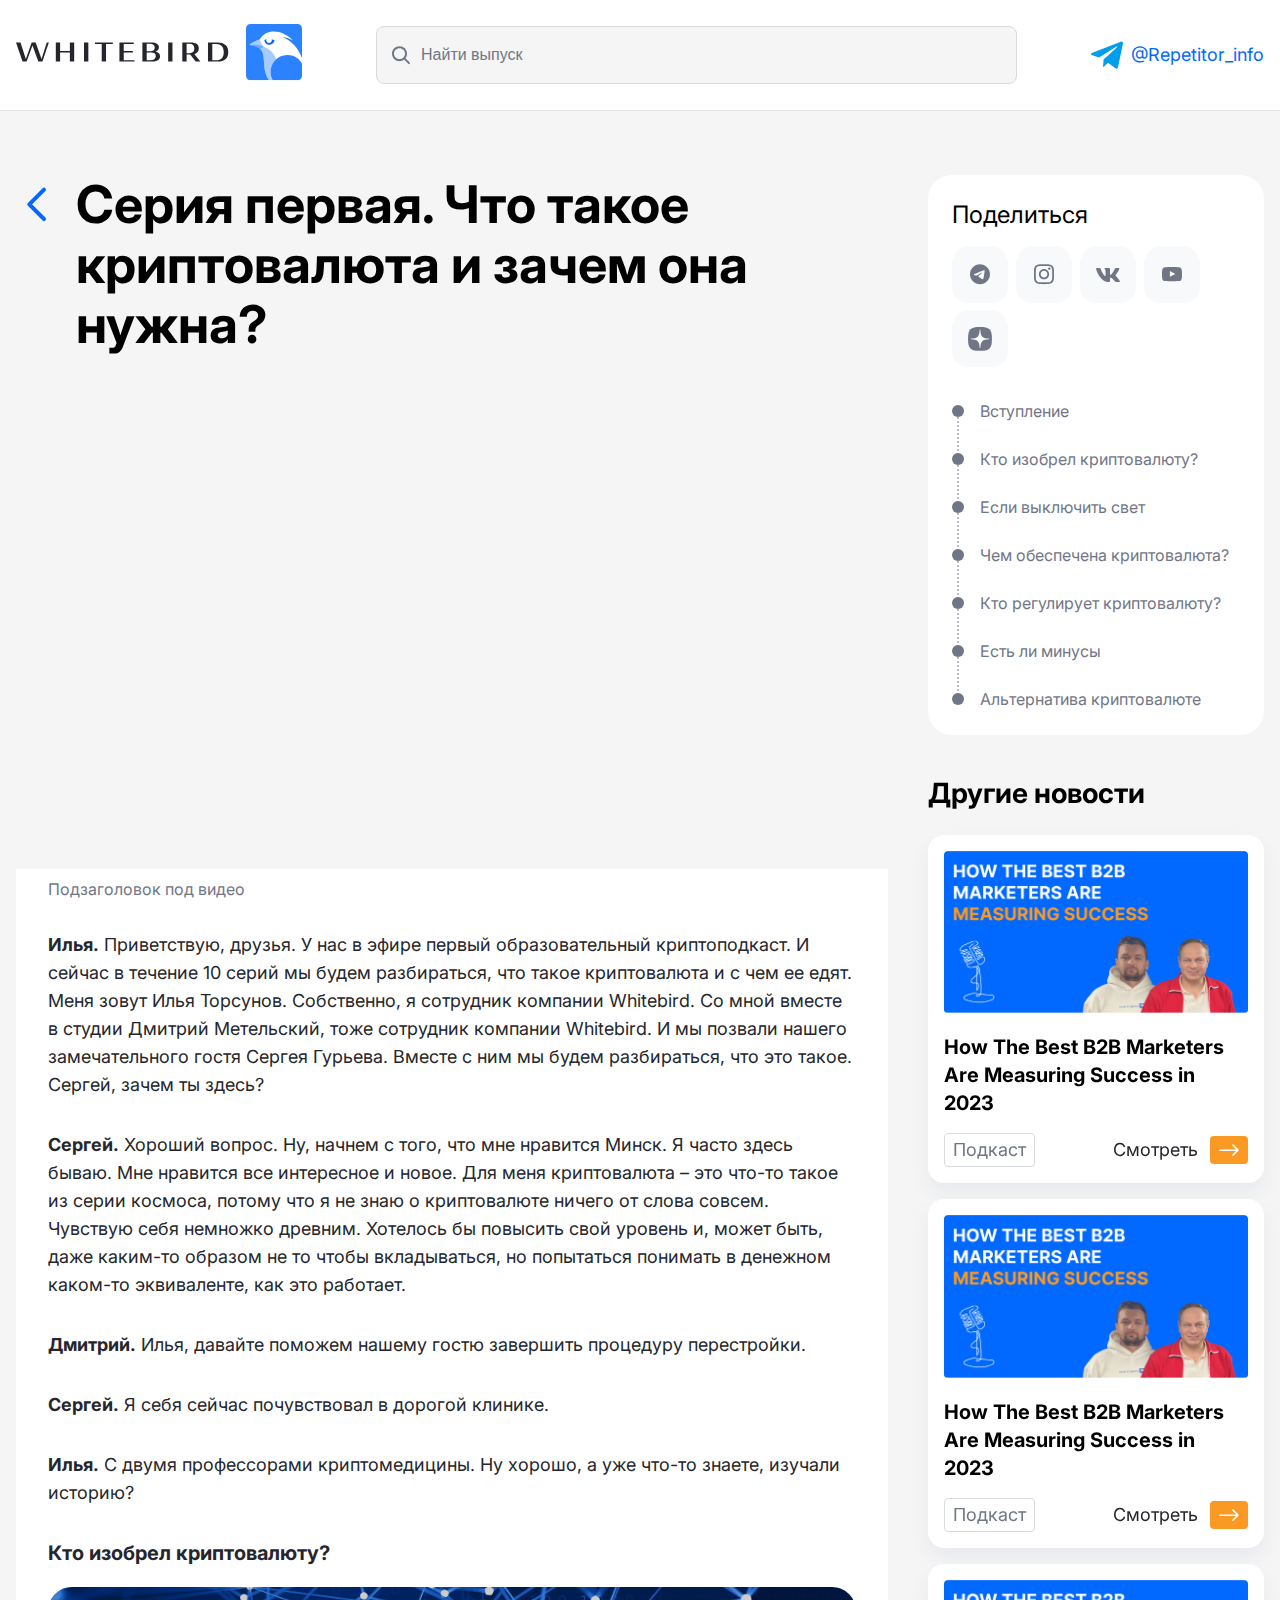
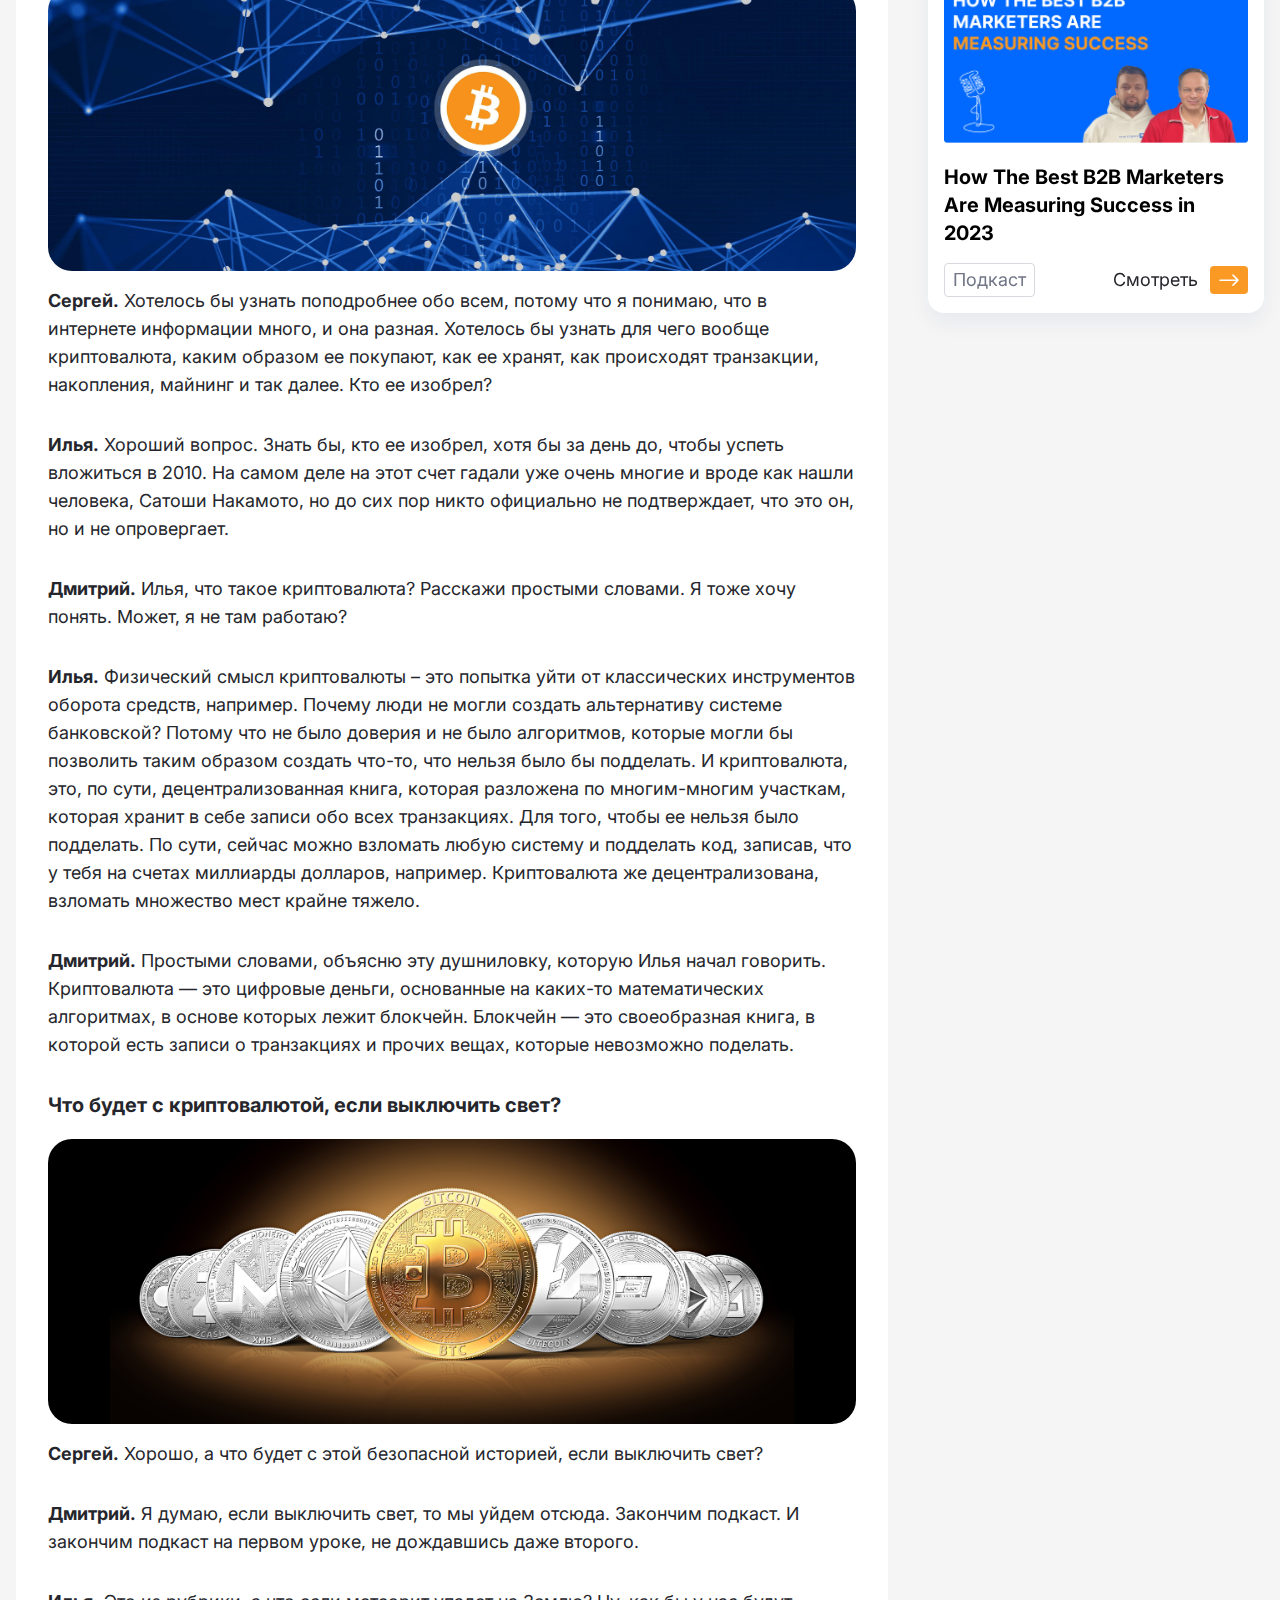
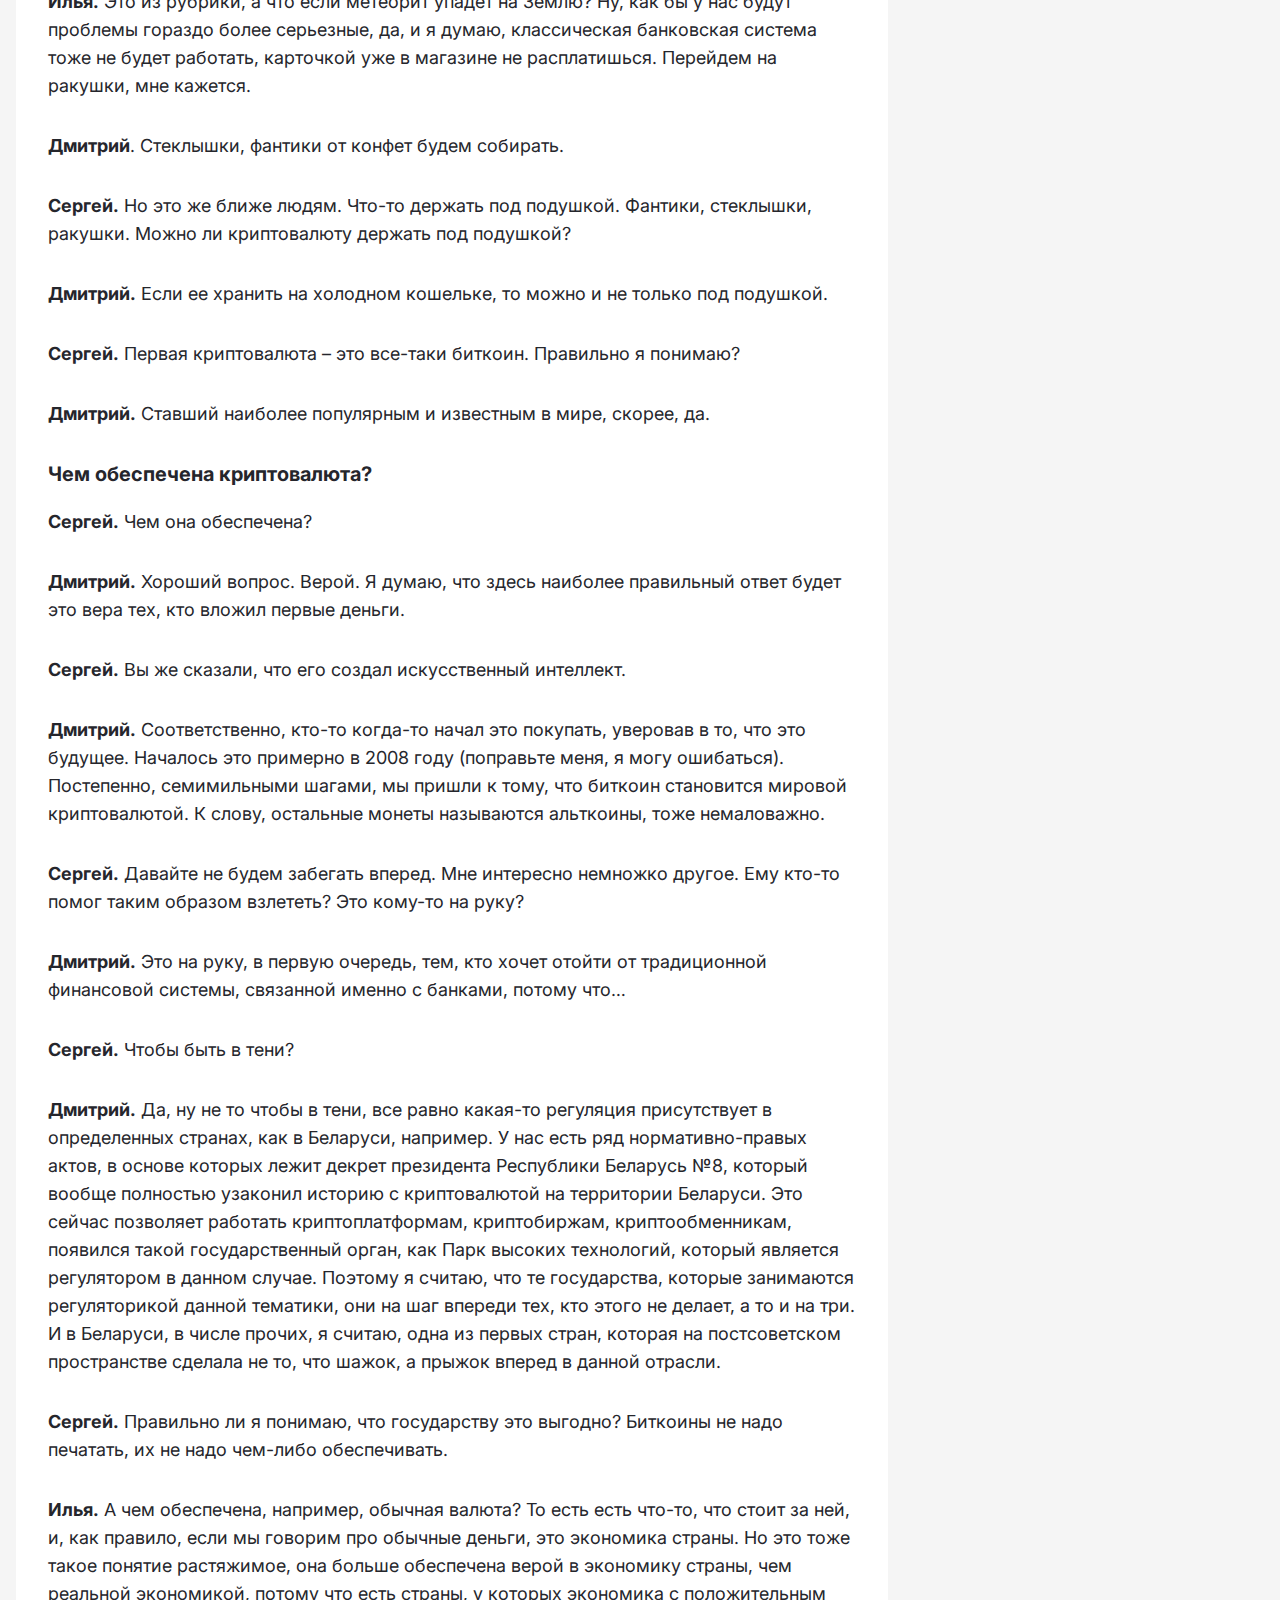
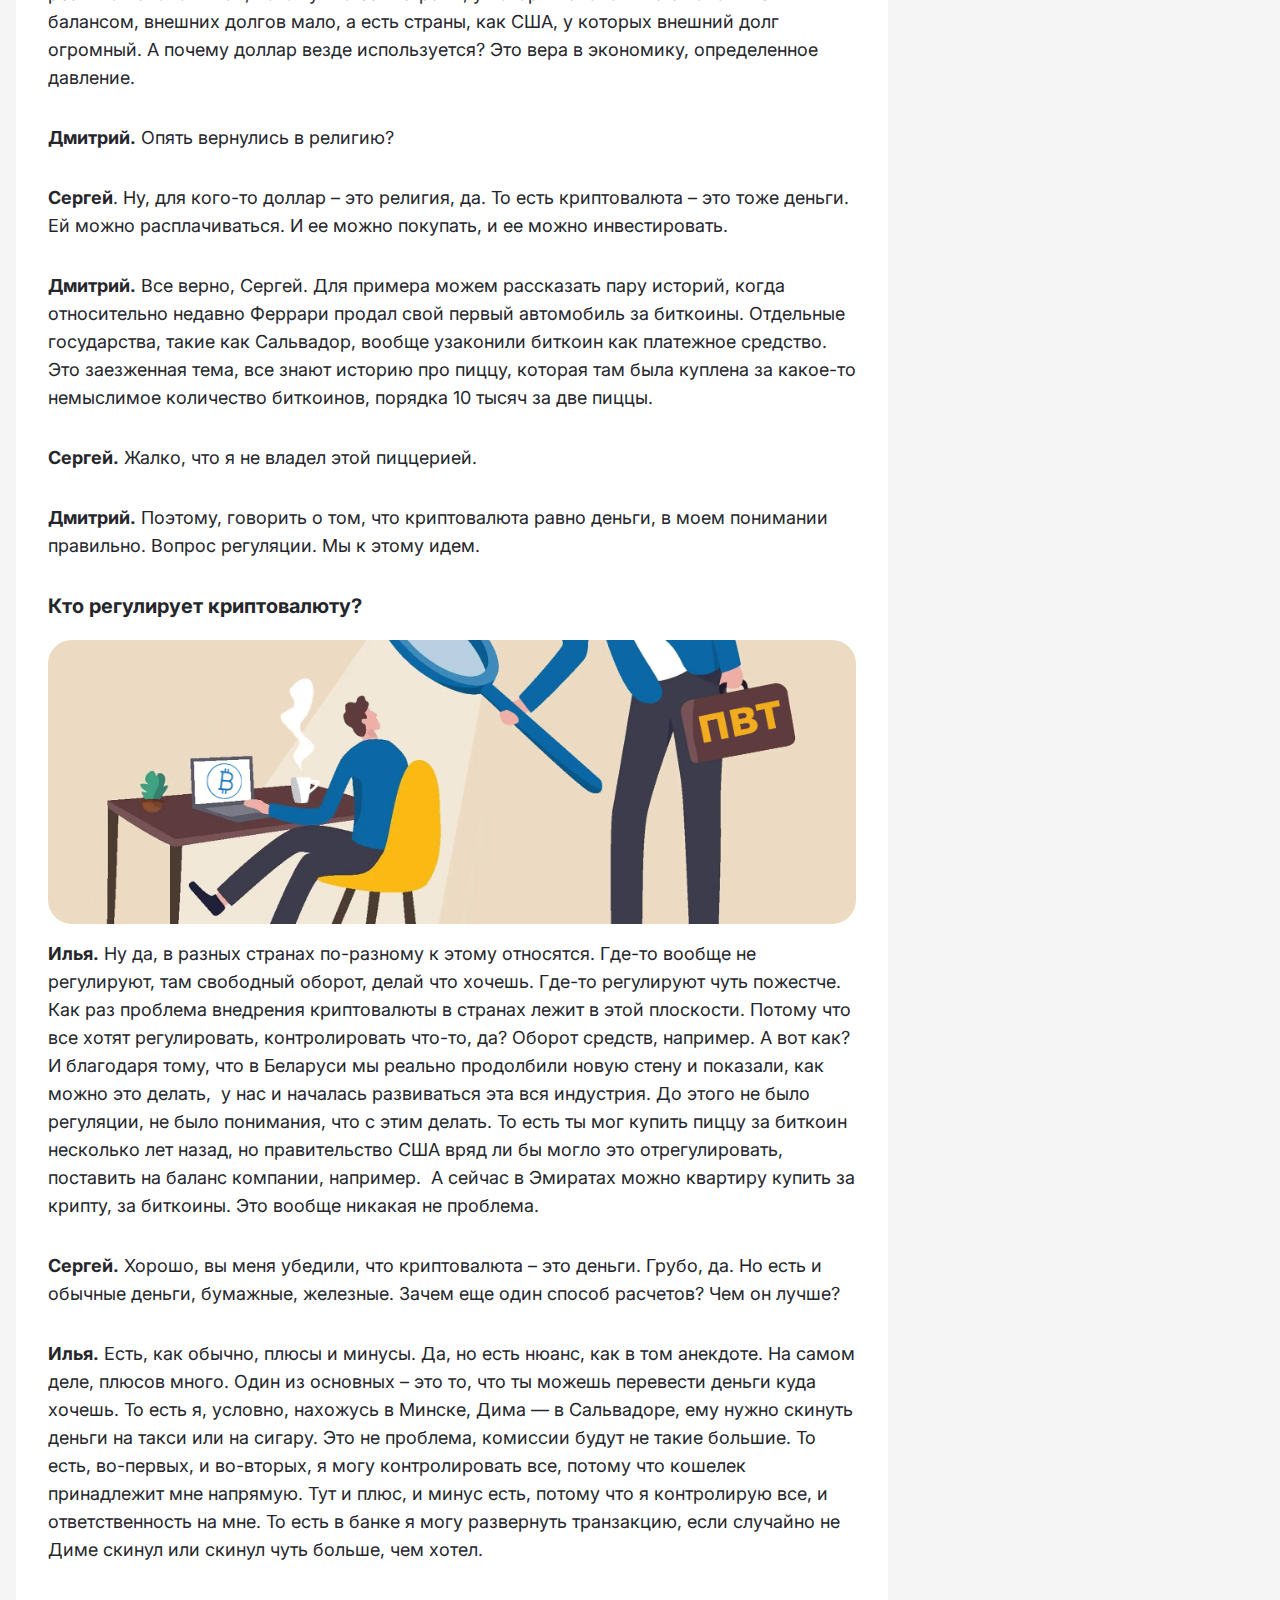
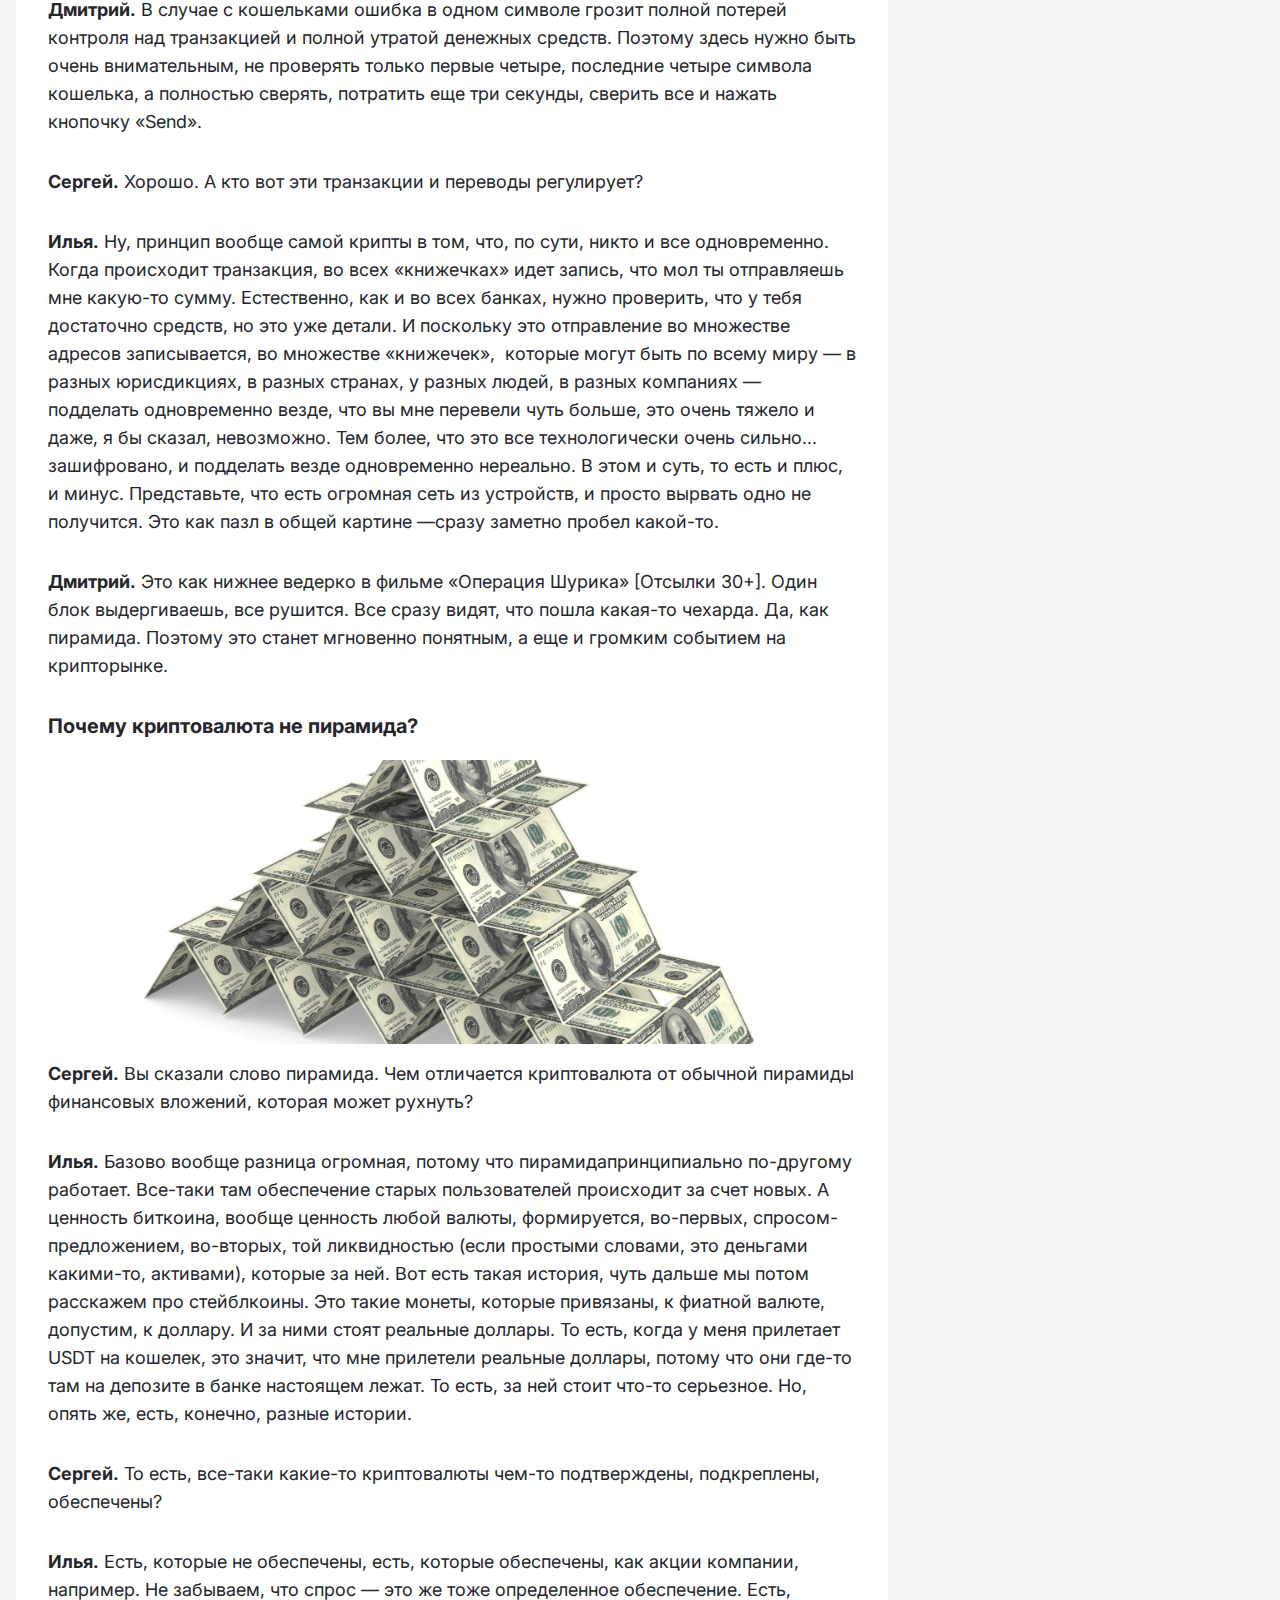
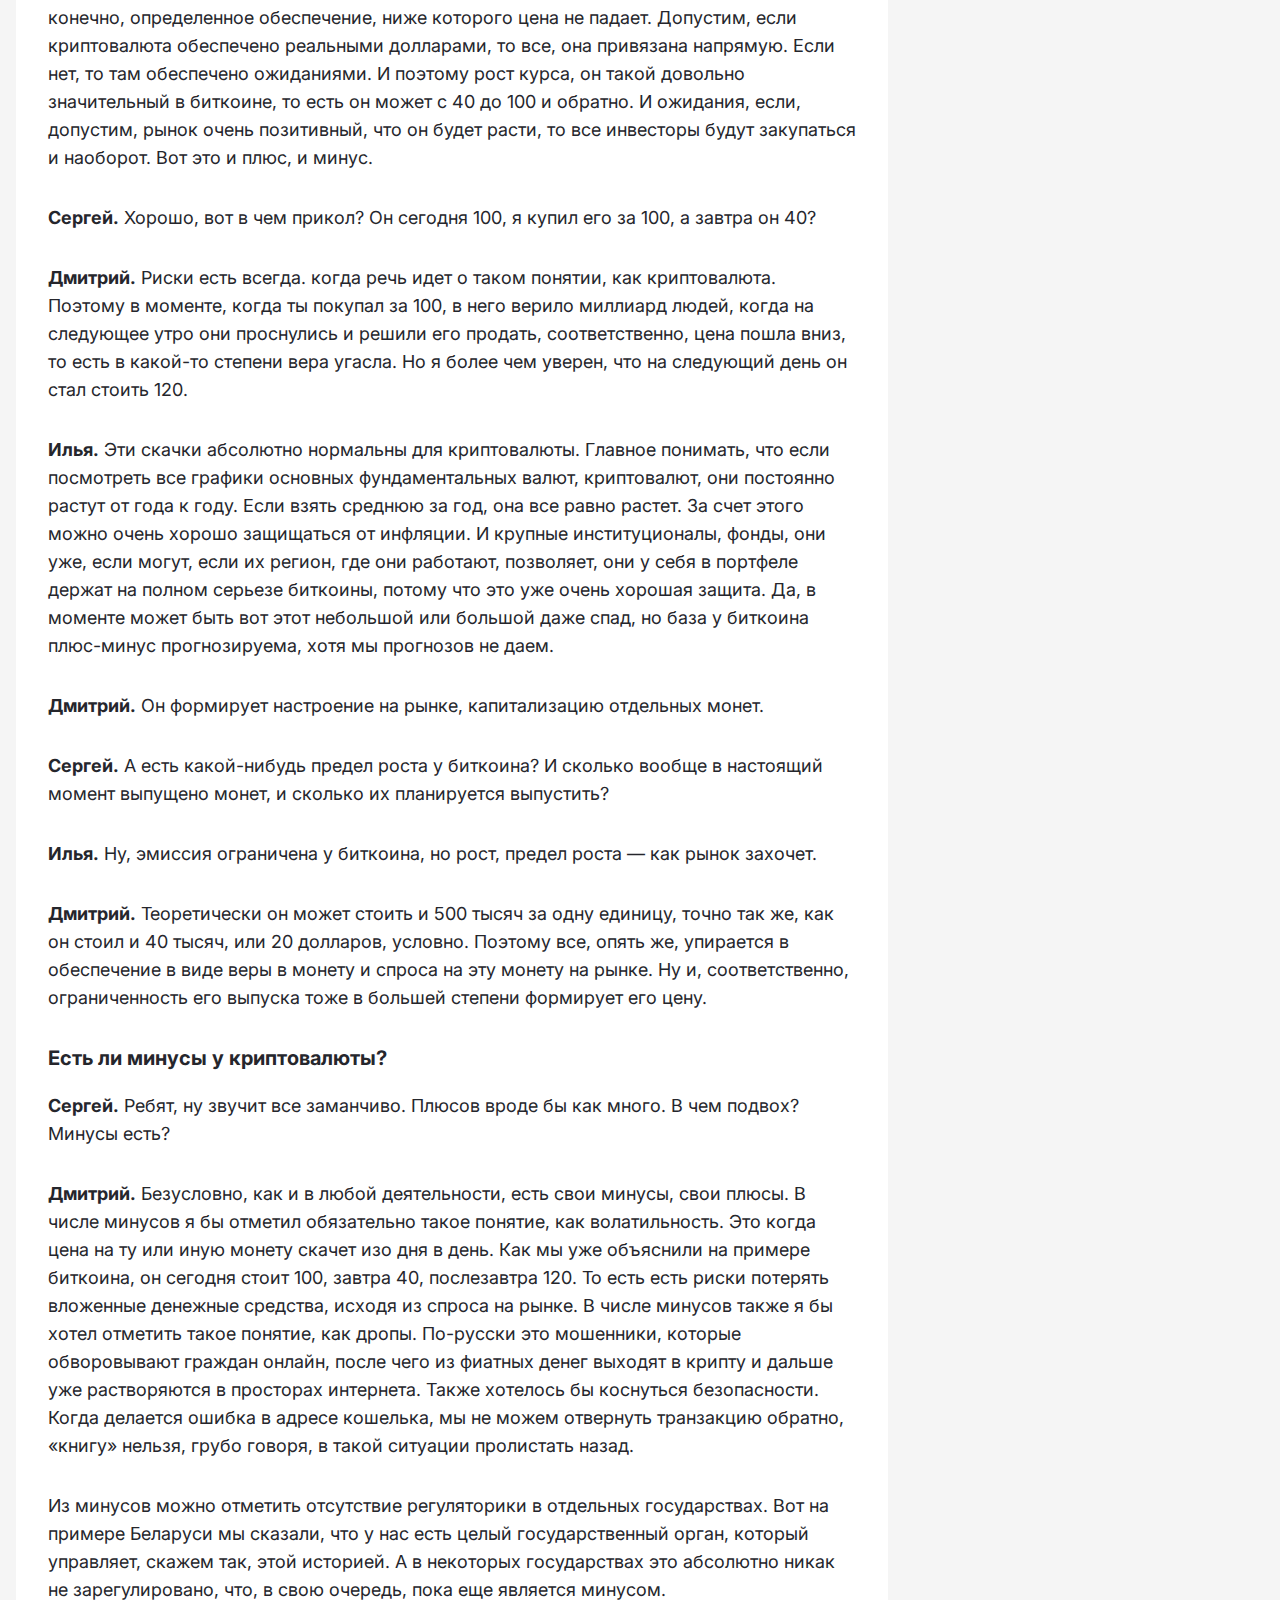
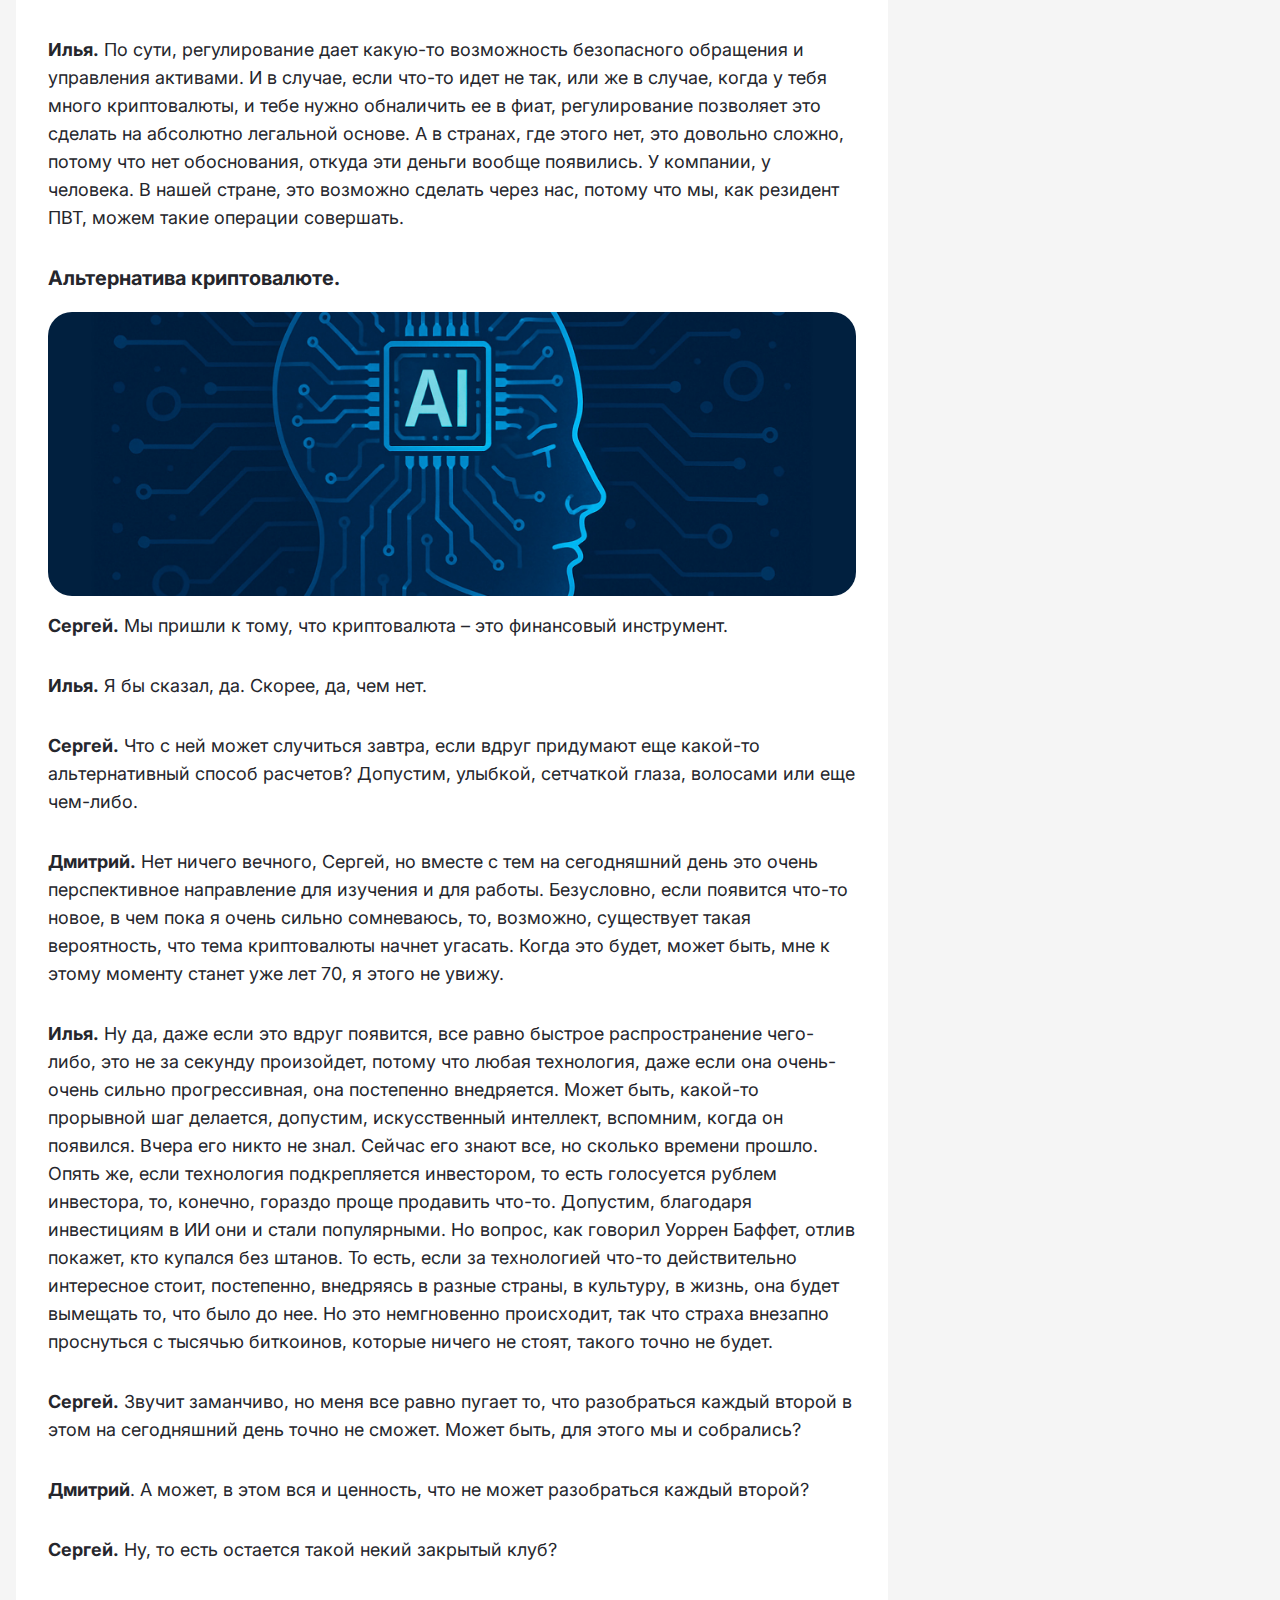
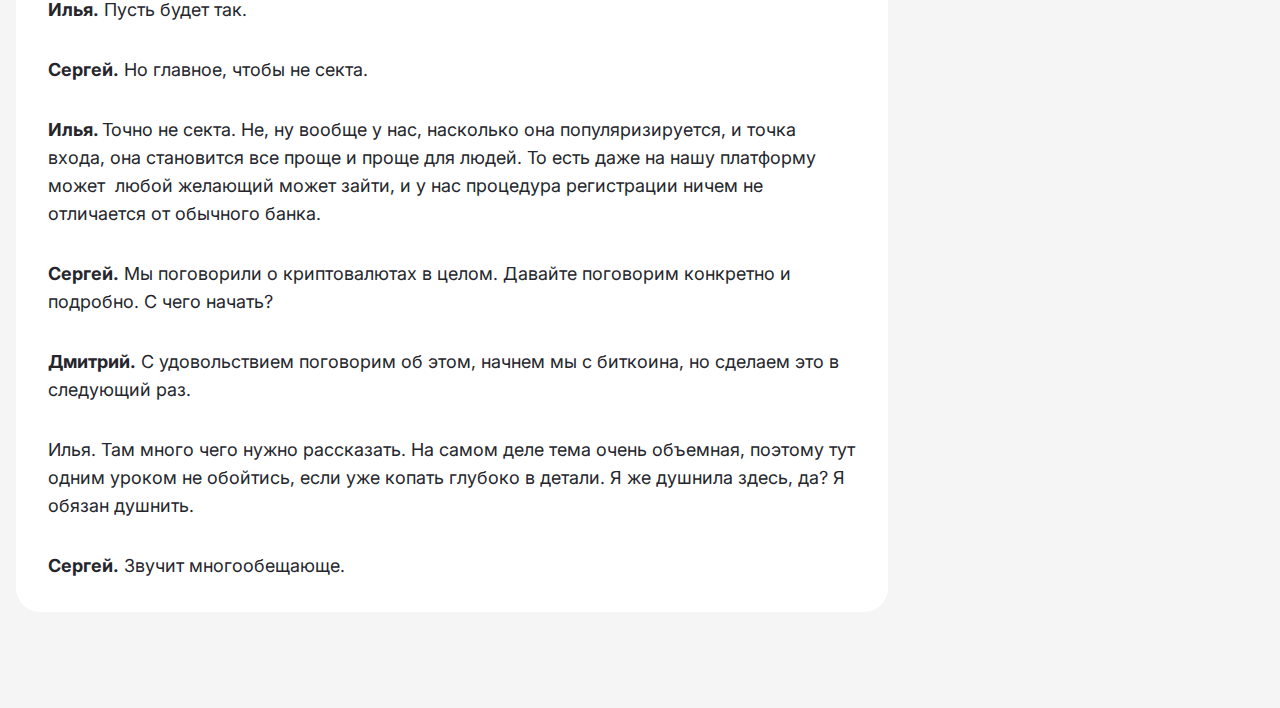
<file: index.html>
<!DOCTYPE html>
<html lang="en">
<head>
    <meta charset="UTF-8">
    <meta name="viewport" content="width=device-width, initial-scale=1.0">
    <title>Document</title>
    <link rel="preconnect" href="https://fonts.googleapis.com">
    <link rel="preconnect" href="https://fonts.gstatic.com" crossorigin>
    <link href="https://fonts.googleapis.com/css2?family=Inter:ital,opsz,wght@0,14..32,100..900;1,14..32,100..900&display=swap" rel="stylesheet">
    <link rel="stylesheet" href="css/style.css">
</head>
<body>    
    <header class="wb-header">
        <a href="#" class="wb-header_logo">
            <img src="img/logo_WB.svg" alt="Обучение WB">
        </a>

        <a 
            href="https://t.me/Repetitor_info" 
            target="_blank" 
            rel="noopener noreferrer"
            class="wb-header_telegram-link"
        >
            <img 
                src="img/logo_telegram.svg" 
                alt="Телеграм @Repetitor_info"
                class="wb-header_telegram-link-logo"
            >
            <span class="wb-header_telegram-link-text">@Repetitor_info</span>
        </a>

        <div class="wb-header_search">
            <input type="search" name="wb-search" class="wb-header_search-field" placeholder="Найти выпуск">

            <div class="wb-header_search-results" style="display: none;">
                <a href="#" class="wb-header_search-results-item">Перевод средств</a>
                <a href="#" class="wb-header_search-results-item">Учим разбираться в крипте</a>
                <a href="#" class="wb-header_search-results-item">Криптозаймы в действии</a>
                <a href="#" class="wb-header_search-results-item">Стейкинг криптовалют с прибылью</a>
                <a href="#" class="wb-header_search-results-item">Перевод средств</a>
            </div>
        </div>
    </header>

    <main>
        <section class="wb-article">
            <div class="wb-article_container">                
                <div class="wb-article_wrapper">
                    <article class="wb-article_content">                        
                        <div class="wb-article_content-top">                            
                            <a 
                                class="wb-article_back-button"
                                href="#"
                            >
                                <svg width="24" height="25" viewBox="0 0 24 25" fill="none" xmlns="http://www.w3.org/2000/svg">
                                    <path d="M15.2722 20.1529L7.27148 12.1522L15.2722 4.15144" stroke="#0169FF" stroke-width="2.18182" stroke-linecap="round" stroke-linejoin="round"/>
                                </svg>                    
                            </a>

                            <h1>Серия первая. Что такое криптовалюта и зачем она нужна?</h1>
                        </div>

                        <div class="wb-article_youtube-wrapper">
                            <iframe 
                                class="wb-article_youtube-iframe" 
                                src="https://www.youtube.com/embed/wgWylAb41jg" 
                                title="YouTube video"
                                frameborder="0" 
                                allowfullscreen
                            ></iframe>
                        </div>

                        <div class="wb-article_youtube-description">
                            Подзаголовок под видео
                        </div>

                        <div class="wb-article_share">
                            <h2 class="wb-article_share-title">Поделиться</h2>

                            <div class="wb-article_share-container">
                                <a href="#" class="wb-article_share-icon" data-share="telegram">
                                    <svg width="20" height="21" viewBox="0 0 20 21" fill="none" xmlns="http://www.w3.org/2000/svg">
                                        <g clip-path="url(#clip0_180_19828)"><path fill-rule="evenodd" clip-rule="evenodd" d="M20 10.1522C20 15.675 15.5228 20.1522 10 20.1522C4.47715 20.1522 0 15.675 0 10.1522C0 4.62931 4.47715 0.152161 10 0.152161C15.5228 0.152161 20 4.62931 20 10.1522ZM10.3576 7.53511C9.38499 7.93967 7.44107 8.777 4.52587 10.0471C4.05248 10.2354 3.8045 10.4195 3.78193 10.5996C3.74378 10.9039 4.12488 11.0238 4.64385 11.1869C4.71444 11.2091 4.78759 11.2321 4.86257 11.2565C5.37315 11.4225 6.05998 11.6166 6.41703 11.6244C6.74091 11.6314 7.10239 11.4978 7.50149 11.2238C10.2253 9.38517 11.6313 8.45584 11.7195 8.43581C11.7818 8.42167 11.8681 8.4039 11.9266 8.45587C11.9851 8.50784 11.9793 8.60627 11.9731 8.63267C11.9354 8.79362 10.4394 10.1844 9.66521 10.9042C9.42387 11.1285 9.25268 11.2877 9.21769 11.324C9.13929 11.4055 9.05939 11.4825 8.9826 11.5565C8.50826 12.0138 8.15255 12.3567 9.0023 12.9167C9.41065 13.1858 9.73742 13.4083 10.0634 13.6303C10.4194 13.8727 10.7745 14.1146 11.234 14.4157C11.351 14.4925 11.4628 14.5722 11.5717 14.6498C11.986 14.9451 12.3582 15.2105 12.8181 15.1682C13.0853 15.1436 13.3613 14.8923 13.5015 14.143C13.8328 12.372 14.484 8.53472 14.6345 6.95348C14.6477 6.81494 14.6311 6.63764 14.6177 6.55981C14.6044 6.48198 14.5766 6.37109 14.4754 6.289C14.3556 6.19178 14.1707 6.17128 14.0879 6.17274C13.7118 6.17936 13.1347 6.38002 10.3576 7.53511Z" fill="#717687"></g><defs><clippath id="clip0_180_19828"><rect width="20" height="20" fill="white" transform="translate(0 0.152161)"></clippath></defs>
                                    </svg>
                                </a>

                                <a href="#" class="wb-article_share-icon" data-share="instagram">
                                    <svg width="20" height="21" viewBox="0 0 20 21" fill="none" xmlns="http://www.w3.org/2000/svg">
                                        <path d="M10 1.95294C12.6719 1.95294 12.9883 1.96466 14.0391 2.01154C15.0156 2.0545 15.543 2.21857 15.8945 2.35529C16.3594 2.53497 16.6953 2.75372 17.043 3.10138C17.3945 3.45294 17.6094 3.78497 17.7891 4.24982C17.9258 4.60138 18.0898 5.13263 18.1328 6.10529C18.1797 7.15997 18.1914 7.47638 18.1914 10.1443C18.1914 12.8162 18.1797 13.1326 18.1328 14.1834C18.0898 15.16 17.9258 15.6873 17.7891 16.0389C17.6094 16.5037 17.3906 16.8397 17.043 17.1873C16.6914 17.5389 16.3594 17.7537 15.8945 17.9334C15.543 18.0701 15.0117 18.2342 14.0391 18.2772C12.9844 18.324 12.668 18.3358 10 18.3358C7.32813 18.3358 7.01172 18.324 5.96094 18.2772C4.98438 18.2342 4.45703 18.0701 4.10547 17.9334C3.64063 17.7537 3.30469 17.535 2.95703 17.1873C2.60547 16.8358 2.39063 16.5037 2.21094 16.0389C2.07422 15.6873 1.91016 15.1561 1.86719 14.1834C1.82031 13.1287 1.80859 12.8123 1.80859 10.1443C1.80859 7.47247 1.82031 7.15607 1.86719 6.10529C1.91016 5.12872 2.07422 4.60138 2.21094 4.24982C2.39063 3.78497 2.60938 3.44904 2.95703 3.10138C3.30859 2.74982 3.64063 2.53497 4.10547 2.35529C4.45703 2.21857 4.98828 2.0545 5.96094 2.01154C7.01172 1.96466 7.32813 1.95294 10 1.95294ZM10 0.152161C7.28516 0.152161 6.94531 0.163879 5.87891 0.210754C4.81641 0.257629 4.08594 0.429504 3.45313 0.675598C2.79297 0.933411 2.23438 1.27325 1.67969 1.83185C1.12109 2.38654 0.78125 2.94513 0.523438 3.60138C0.277344 4.2381 0.105469 4.96466 0.0585938 6.02716C0.0117188 7.09747 0 7.43732 0 10.1522C0 12.867 0.0117188 13.2068 0.0585938 14.2733C0.105469 15.3358 0.277344 16.0662 0.523438 16.699C0.78125 17.3592 1.12109 17.9178 1.67969 18.4725C2.23438 19.0272 2.79297 19.3709 3.44922 19.6248C4.08594 19.8709 4.8125 20.0428 5.875 20.0897C6.94141 20.1365 7.28125 20.1483 9.99609 20.1483C12.7109 20.1483 13.0508 20.1365 14.1172 20.0897C15.1797 20.0428 15.9102 19.8709 16.543 19.6248C17.1992 19.3709 17.7578 19.0272 18.3125 18.4725C18.8672 17.9178 19.2109 17.3592 19.4648 16.7029C19.7109 16.0662 19.8828 15.3397 19.9297 14.2772C19.9766 13.2108 19.9883 12.8709 19.9883 10.1561C19.9883 7.44122 19.9766 7.10138 19.9297 6.03497C19.8828 4.97247 19.7109 4.242 19.4648 3.60919C19.2188 2.94513 18.8789 2.38654 18.3203 1.83185C17.7656 1.27716 17.207 0.933411 16.5508 0.679504C15.9141 0.433411 15.1875 0.261536 14.125 0.214661C13.0547 0.163879 12.7148 0.152161 10 0.152161Z" fill="#717687"/>
                                        <path d="M10 5.01544C7.16406 5.01544 4.86328 7.31622 4.86328 10.1522C4.86328 12.9881 7.16406 15.2889 10 15.2889C12.8359 15.2889 15.1367 12.9881 15.1367 10.1522C15.1367 7.31622 12.8359 5.01544 10 5.01544ZM10 13.4842C8.16016 13.4842 6.66797 11.992 6.66797 10.1522C6.66797 8.31232 8.16016 6.82013 10 6.82013C11.8398 6.82013 13.332 8.31232 13.332 10.1522C13.332 11.992 11.8398 13.4842 10 13.4842Z" fill="#717687"/>
                                        <path d="M16.5391 4.81247C16.5391 5.47653 16 6.01169 15.3398 6.01169C14.6758 6.01169 14.1406 5.47263 14.1406 4.81247C14.1406 4.14841 14.6797 3.61325 15.3398 3.61325C16 3.61325 16.5391 4.15231 16.5391 4.81247Z" fill="#717687"/>
                                    </svg>
                                </a>
                                
                                <a href="#" class="wb-article_share-icon" data-share="vk">
                                    <svg xmlns="http://www.w3.org/2000/svg" xmlns:xlink="http://www.w3.org/1999/xlink" version="1.1" width="256" height="256" viewBox="0 0 256 256" xml:space="preserve">
                                        <g style="stroke: none; stroke-width: 0; stroke-dasharray: none; stroke-linecap: butt; stroke-linejoin: miter; stroke-miterlimit: 10; fill: none; fill-rule: nonzero; opacity: 1;" transform="translate(1.4065934065934016 1.4065934065934016) scale(2.81 2.81)">
                                            <path d="M 87.935 21.894 c 0.626 -2.086 0 -3.619 -2.977 -3.619 h -9.846 c -2.504 0 -3.658 1.324 -4.283 2.785 c 0 0 -5.008 12.204 -12.101 20.132 c -2.294 2.295 -3.337 3.026 -4.59 3.026 c -0.625 0 -1.531 -0.731 -1.531 -2.816 V 21.894 c 0 -2.503 -0.727 -3.619 -2.813 -3.619 H 34.32 c -1.564 0 -2.506 1.162 -2.506 2.264 c 0 2.373 3.547 2.921 3.913 9.597 v 14.499 c 0 3.179 -0.574 3.757 -1.826 3.757 c -3.337 0 -11.457 -12.26 -16.273 -26.288 c -0.944 -2.727 -1.89 -3.828 -4.406 -3.828 H 3.376 C 0.562 18.275 0 19.599 0 21.059 c 0 2.608 3.337 15.543 15.542 32.65 c 8.136 11.682 19.599 18.016 30.031 18.016 c 6.258 0 7.033 -1.407 7.033 -3.83 v -8.829 c 0 -2.814 0.593 -3.375 2.575 -3.375 c 1.46 0 3.963 0.729 9.805 6.362 c 6.676 6.676 7.776 9.671 11.532 9.671 h 9.846 c 2.812 0 4.219 -1.407 3.408 -4.182 c -0.889 -2.767 -4.076 -6.781 -8.305 -11.538 c -2.295 -2.712 -5.738 -5.633 -6.781 -7.094 c -1.461 -1.877 -1.043 -2.711 0 -4.381 C 74.687 44.53 86.684 27.631 87.935 21.894" fill="#717687" stroke-linecap="round"/>
                                        </g>
                                    </svg>
                                </a>

                                <a href="#" class="wb-article_share-icon" data-share="youtube">
                                    <svg width="20" height="21" viewBox="0 0 20 21" fill="none" xmlns="http://www.w3.org/2000/svg">
                                        <path d="M19.8008 6.15201C19.8008 6.15201 19.6055 4.7731 19.0039 4.16763C18.2422 3.37076 17.3906 3.36685 17 3.31998C14.2031 3.11685 10.0039 3.11685 10.0039 3.11685H9.99609C9.99609 3.11685 5.79688 3.11685 3 3.31998C2.60938 3.36685 1.75781 3.37076 0.996094 4.16763C0.394531 4.7731 0.203125 6.15201 0.203125 6.15201C0.203125 6.15201 0 7.7731 0 9.39029V10.9059C0 12.5231 0.199219 14.1442 0.199219 14.1442C0.199219 14.1442 0.394531 15.5231 0.992187 16.1286C1.75391 16.9254 2.75391 16.8981 3.19922 16.984C4.80078 17.1364 10 17.1833 10 17.1833C10 17.1833 14.2031 17.1754 17 16.9762C17.3906 16.9294 18.2422 16.9254 19.0039 16.1286C19.6055 15.5231 19.8008 14.1442 19.8008 14.1442C19.8008 14.1442 20 12.527 20 10.9059V9.39029C20 7.7731 19.8008 6.15201 19.8008 6.15201ZM7.93359 12.7458V7.12466L13.3359 9.94498L7.93359 12.7458Z" fill="#717687"/>
                                    </svg>
                                </a>
                                
                                <a href="#" class="wb-article_share-icon" data-share="dzen">
                                    <svg xmlns="http://www.w3.org/2000/svg" width="169" height="169" viewBox="0 0 169 169" fill="none">
                                        <g clip-path="url(#clip0_45_484)">
                                            <path d="M84.0337 168.01H84.7036C118.068 168.01 137.434 164.651 151.152 151.333C165.139 137.206 168.369 117.709 168.369 84.4749V83.5351C168.369 50.311 165.139 30.9445 151.152 16.677C137.444 3.3594 117.938 0 84.7136 0H84.0437C50.6797 0 31.3031 3.3594 17.5856 16.677C3.59808 30.8045 0.368652 50.311 0.368652 83.5351V84.4749C0.368652 117.699 3.59808 137.066 17.5856 151.333C31.1732 164.651 50.6797 168.01 84.0337 168.01Z" fill="#717687"/>
                                            <path d="M148.369 82.7304C148.369 82.0906 147.849 81.5608 147.209 81.5308C124.246 80.661 110.271 77.732 100.494 67.955C90.6967 58.1581 87.7776 44.1724 86.9079 21.1596C86.8879 20.5198 86.358 20 85.7082 20H83.0291C82.3893 20 81.8594 20.5198 81.8295 21.1596C80.9597 44.1624 78.0406 58.1581 68.2437 67.955C58.4568 77.742 44.4911 80.661 21.5283 81.5308C20.8885 81.5508 20.3687 82.0806 20.3687 82.7304V85.4096C20.3687 86.0494 20.8885 86.5792 21.5283 86.6092C44.4911 87.4789 58.4667 90.408 68.2437 100.185C78.0206 109.962 80.9397 123.908 81.8195 146.83C81.8394 147.47 82.3693 147.99 83.0191 147.99H85.7082C86.348 147.99 86.8779 147.47 86.9079 146.83C87.7876 123.908 90.7067 109.962 100.484 100.185C110.271 90.398 124.236 87.4789 147.199 86.6092C147.839 86.5892 148.359 86.0594 148.359 85.4096V82.7304H148.369Z" fill="white"/>
                                        </g>
                                        <defs>
                                            <clipPath id="clip0_45_484">
                                                <rect width="168.04" height="168.04" fill="white" transform="translate(0.368652)"/>
                                            </clipPath>
                                        </defs>
                                    </svg>
                                </a>
                                
                                <!-- <a href="#" class="wb-article_share-icon" data-share="facebook">
                                    <svg width="20" height="21" viewBox="0 0 20 21" fill="none" xmlns="http://www.w3.org/2000/svg">
                                        <g clip-path="url(#clip0_180_19809)"><path d="M20 10.1522C20 4.62931 15.5229 0.152161 10 0.152161C4.47715 0.152161 0 4.62931 0 10.1522C0 15.1434 3.65684 19.2805 8.4375 20.0307V13.0428H5.89844V10.1522H8.4375V7.94904C8.4375 5.44279 9.93047 4.05841 12.2146 4.05841C13.3084 4.05841 14.4531 4.25372 14.4531 4.25372V6.71466H13.1922C11.95 6.71466 11.5625 7.48556 11.5625 8.27716V10.1522H14.3359L13.8926 13.0428H11.5625V20.0307C16.3432 19.2805 20 15.1434 20 10.1522Z" fill="#717687" /></g>
                                        <defs><clipPath id="clip0_180_19809"><rect width="20" height="20" fill="white" transform="translate(0 0.152161)" /></clipPath></defs>
                                    </svg>
                                </a>
                                
                                <a href="#" class="wb-article_share-icon" data-share="viber">
                                    <svg width="20" height="21" viewBox="0 0 20 21" fill="none" xmlns="http://www.w3.org/2000/svg"><g clip-path="url(#clip0_180_19812)"><path d="M17.1171 2.46079C16.6348 2.02925 14.7055 0.607703 10.3647 0.582319C10.3647 0.582319 5.26242 0.277699 2.77472 2.56232C1.37856 3.95848 0.896246 5.96388 0.845477 8.47696C0.794707 10.9901 0.718559 15.6862 5.26242 16.9808V18.9355C5.26242 18.9355 5.23704 19.7224 5.74473 19.8747C6.37935 20.0778 6.73473 19.4685 7.34396 18.8339C7.67397 18.4785 8.13089 17.9708 8.46089 17.5647C11.5578 17.8185 13.944 17.2347 14.2232 17.1331C14.8578 16.9301 18.3863 16.4731 18.9702 11.777C19.5794 6.90311 18.7163 3.83156 17.1171 2.46079ZM17.6502 11.3962C17.1679 15.3308 14.2994 15.5847 13.7663 15.737C13.5378 15.8131 11.4563 16.3208 8.81628 16.1685C8.81628 16.1685 6.86166 18.5293 6.22704 19.1639C6.1255 19.2655 6.02396 19.2908 5.94781 19.2908C5.84627 19.2655 5.82088 19.1385 5.82088 18.9608C5.82088 18.707 5.84627 15.7116 5.84627 15.7116C2.01318 14.6454 2.24164 10.6347 2.26702 8.52773C2.31779 6.4208 2.69857 4.72002 3.86626 3.55233C5.97319 1.64847 10.314 1.9277 10.314 1.9277C13.9694 1.95309 15.7209 3.04463 16.1271 3.4254C17.4471 4.5931 18.1325 7.36004 17.6502 11.3962Z" fill="#717687"/><path d="M12.1423 8.37525C12.0915 7.4106 11.6092 6.90288 10.6699 6.85211" stroke="#717687" stroke-width="0.533662" stroke-linecap="round" stroke-linejoin="round"/><path d="M13.4115 8.78147C13.4369 7.89297 13.1577 7.1314 12.6246 6.54753C12.0661 5.93828 11.3045 5.60826 10.3398 5.5321" stroke="#717687" stroke-width="0.533662" stroke-linecap="round" stroke-linejoin="round"/><path d="M14.6807 9.28879C14.6807 7.74026 14.1984 6.52175 13.2845 5.63325C12.3706 4.74475 11.2282 4.28781 9.85742 4.28781" stroke="#717687" stroke-width="0.533662" stroke-linecap="round" stroke-linejoin="round"/><path d="M10.7194 11.6496C10.7194 11.6496 11.0747 11.675 11.2524 11.4465L11.6078 10.9896C11.7855 10.7612 12.1917 10.6088 12.6232 10.8373C12.8517 10.9642 13.2578 11.2181 13.5117 11.4211C13.7909 11.6242 14.3494 12.0812 14.3494 12.0812C14.6286 12.3096 14.6794 12.6396 14.5017 12.995C14.324 13.325 14.0701 13.6296 13.7401 13.9089C13.4863 14.1373 13.2324 14.2389 12.9786 14.2896H12.8771C12.7755 14.2896 12.6486 14.2642 12.547 14.2389C12.1663 14.1373 11.5317 13.8581 10.4401 13.2742C9.75473 12.8935 9.17089 12.4873 8.68858 12.1065C8.43473 11.9035 8.1555 11.675 7.90165 11.3958L7.80011 11.2942C7.52088 11.015 7.29241 10.7612 7.08934 10.5073C6.70857 10.025 6.30241 9.44114 5.92164 8.75575C5.33779 7.6896 5.05856 7.05498 4.95702 6.64883C4.93164 6.54729 4.90625 6.44575 4.90625 6.31883V6.21728C4.93163 5.96344 5.05856 5.70959 5.28702 5.45574C5.56625 5.15112 5.87087 4.89728 6.20087 4.6942C6.55626 4.51651 6.88626 4.56728 7.11472 4.84651C7.11472 4.84651 7.57165 5.40498 7.77473 5.68421C7.95242 5.93806 8.20626 6.34421 8.35857 6.57267C8.58703 6.97883 8.43473 7.41037 8.23165 7.58806L7.77473 7.94345C7.54626 8.12114 7.57164 8.47653 7.57164 8.47653C7.57164 8.47653 8.20627 10.9896 10.7194 11.6496Z" fill="#717687"/></g><defs><clipPath id="clip0_180_19812"><rect width="20" height="20" fill="white" transform="translate(0 0.152161)"/></clipPath></defs></svg>
                                </a>

                                <a href="#" class="wb-article_share-icon" data-share="twitter">
                                    <svg width="20" height="20" viewBox="0 0 20 20" fill="none" xmlns="http://www.w3.org/2000/svg">
                                        <path d="M11.7459 8.74923L18.5716 0.985504H16.9543L11.0249 7.72525L6.29252 0.985504H0.833008L7.99088 11.1781L0.833008 19.3188H2.45027L8.7081 12.1998L13.7068 19.3188H19.1663L11.7459 8.74923ZM9.53008 11.2675L8.80373 10.252L3.03348 2.17854H5.51793L10.1761 8.69651L10.8994 9.7121L16.9536 18.184H14.4691L9.53008 11.2675Z" fill="#717687"/>
                                    </svg>
                                </a> -->

                            </div>
                        </div>

                        <div class="wb-article_inner" id="section-1">
                            <p>
                                <strong>Илья.</strong> Приветствую, друзья. У нас в эфире первый образовательный криптоподкаст. И сейчас в течение 10 серий мы будем разбираться, что такое криптовалюта и с чем ее едят. Меня зовут Илья Торсунов. Собственно, я сотрудник компании Whitebird. Со мной вместе в студии Дмитрий Метельский, тоже сотрудник компании Whitebird. И мы позвали нашего замечательного гостя Сергея Гурьева. Вместе с ним мы будем разбираться, что это такое. Сергей, зачем ты здесь?
                            </p>
                            <p>
                                <strong>Сергей.</strong> Хороший вопрос. Ну, начнем с того, что мне нравится Минск. Я часто здесь бываю. Мне нравится все интересное и новое. Для меня криптовалюта – это что-то такое из серии космоса, потому что я не знаю о криптовалюте ничего от слова совсем. Чувствую себя немножко древним. Хотелось бы повысить свой уровень и, может быть, даже каким-то образом не то чтобы вкладываться, но попытаться понимать в денежном каком-то эквиваленте, как это работает.
                            </p>
                            <p>
                                <strong>Дмитрий.</strong> Илья, давайте поможем нашему гостю завершить процедуру перестройки.
                            </p>
                            <p>
                                <strong>Сергей.</strong> Я себя сейчас почувствовал в дорогой клинике.
                            </p>
                            <p>
                                <strong>Илья.</strong> С двумя профессорами криптомедицины. Ну хорошо, а уже что-то знаете, изучали историю?
                            </p>
                            <h2 id="section-2">Кто изобрел криптовалюту?</h2>
                            <picture>
                                <img class="wb-article_image" src="article/bitc.jpg" alt="WhiteBird Podcast" />
                            </picture>
                            <p>
                                <strong>Сергей.</strong> Хотелось бы узнать поподробнее обо всем, потому что я понимаю, что в интернете информации много, и она разная. Хотелось бы узнать для чего вообще криптовалюта, каким образом ее покупают, как ее хранят, как происходят транзакции, накопления, майнинг и так далее. Кто ее изобрел?
                            </p>
                            <p>
                                <strong>Илья.</strong> Хороший вопрос. Знать бы, кто ее изобрел, хотя бы за день до, чтобы успеть вложиться в 2010. На самом деле на этот счет гадали уже очень многие и вроде как нашли человека, Сатоши Накамото, но до сих пор никто официально не подтверждает, что это он, но и не опровергает.
                            </p>
                            <p>
                                <strong>Дмитрий.</strong> Илья, что такое криптовалюта? Расскажи простыми словами. Я тоже хочу понять. Может, я не там работаю?
                            </p>
                            <p>
                                <strong>Илья.</strong> Физический смысл криптовалюты – это попытка уйти от классических инструментов оборота средств, например. Почему люди не могли создать альтернативу системе банковской? Потому что не было доверия и не было алгоритмов, которые могли бы позволить таким образом создать что-то, что нельзя было бы подделать. И криптовалюта, это, по сути, децентрализованная книга, которая разложена по многим-многим участкам, которая хранит в себе записи обо всех транзакциях. Для того, чтобы ее нельзя было подделать. По сути, сейчас можно взломать любую систему и подделать код, записав, что у тебя на счетах миллиарды долларов, например. Криптовалюта же децентрализована, взломать множество мест крайне тяжело.
                            </p>
                            <p>
                                <strong>Дмитрий.</strong> Простыми словами, объясню эту душниловку, которую Илья начал говорить. Криптовалюта — это цифровые деньги, основанные на каких-то математических алгоритмах, в основе которых лежит блокчейн. Блокчейн — это своеобразная книга, в которой есть записи о транзакциях и прочих вещах, которые невозможно поделать.
                            </p>
                            <h2 id="section-3">Что будет с криптовалютой, если выключить свет?</h2>
                            <picture>
                                <img class="wb-article_image" src="article/crypto.jpg" alt="WhiteBird Podcast" />
                            </picture>
                            <p>
                                <strong>Сергей.</strong> Хорошо, а что будет с этой безопасной историей, если выключить свет?
                            </p>
                            <p>
                                <strong>Дмитрий.</strong> Я думаю, если выключить свет, то мы уйдем отсюда. Закончим подкаст. И закончим подкаст на первом уроке, не дождавшись даже второго.
                            </p>
                            <p>
                                <strong>Илья.</strong> Это из рубрики, а что если метеорит упадет на Землю? Ну, как бы у нас будут проблемы гораздо более серьезные, да, и я думаю, классическая банковская система тоже не будет работать, карточкой уже в магазине не расплатишься. Перейдем на ракушки, мне кажется.
                            </p>
                            <p>
                                <strong>Дмитрий</strong>. Стеклышки, фантики от конфет будем собирать.
                            </p>
                            <p>
                                <strong>Сергей.</strong> Но это же ближе людям. Что-то держать под подушкой. Фантики, стеклышки, ракушки. Можно ли криптовалюту держать под подушкой?
                            </p>
                            <p>
                                <strong>Дмитрий.</strong> Если ее хранить на холодном кошельке, то можно и не только под подушкой.
                            </p>
                            <p>
                                <strong>Сергей.</strong> Первая криптовалюта – это все-таки биткоин. Правильно я понимаю?
                            </p>
                            <p>
                                <strong>Дмитрий.</strong> Ставший наиболее популярным и известным в мире, скорее, да.
                            </p>
                            <h2 id="section-4">Чем обеспечена криптовалюта?</h2>
                            <p>
                                <strong>Сергей.</strong> Чем она обеспечена?
                            </p>
                            <p>
                                <strong>Дмитрий.</strong> Хороший вопрос. Верой. Я думаю, что здесь наиболее правильный ответ будет это вера тех, кто вложил первые деньги.
                            </p>
                            <p>
                                <strong>Сергей.</strong> Вы же сказали, что его создал искусственный интеллект.
                            </p>
                            <p>
                                <strong>Дмитрий.</strong> Соответственно, кто-то когда-то начал это покупать, уверовав в то, что это будущее. Началось это примерно в 2008 году (поправьте меня, я могу ошибаться). Постепенно, семимильными шагами, мы пришли к тому, что биткоин становится мировой криптовалютой. К слову, остальные монеты называются альткоины, тоже немаловажно.
                            </p>
                            <p>
                                <strong>Сергей.</strong> Давайте не будем забегать вперед. Мне интересно немножко другое. Ему кто-то помог таким образом взлететь? Это кому-то на руку?
                            </p>
                            <p>
                                <strong>Дмитрий.</strong> Это на руку, в первую очередь, тем, кто хочет отойти от традиционной финансовой системы, связанной именно с банками, потому что…
                            </p>
                            <p>
                                <strong>Сергей.</strong> Чтобы быть в тени?
                            </p>
                            <p>
                                <strong>Дмитрий.</strong> Да, ну не то чтобы в тени, все равно какая-то регуляция присутствует в определенных странах, как в Беларуси, например. У нас есть ряд нормативно-правых актов, в основе которых лежит декрет президента Республики Беларусь №8, который вообще полностью узаконил историю с криптовалютой на территории Беларуси. Это сейчас позволяет работать криптоплатформам, криптобиржам, криптообменникам, появился такой государственный орган, как Парк высоких технологий, который является регулятором в данном случае. Поэтому я считаю, что те государства, которые занимаются регуляторикой данной тематики, они на шаг впереди тех, кто этого не делает, а то и на три. И в Беларуси, в числе прочих, я считаю, одна из первых стран, которая на постсоветском пространстве сделала не то, что шажок, а прыжок вперед в данной отрасли.
                            </p>
                            <p>
                                <strong>Сергей.</strong> Правильно ли я понимаю, что государству это выгодно? Биткоины не надо печатать, их не надо чем-либо обеспечивать.
                            </p>
                            <p>
                                <strong>Илья.</strong> А чем обеспечена, например, обычная валюта? То есть есть что-то, что стоит за ней, и, как правило, если мы говорим про обычные деньги, это экономика страны. Но это тоже такое понятие растяжимое, она больше обеспечена верой в экономику страны, чем реальной экономикой, потому что есть страны, у которых экономика с положительным балансом, внешних долгов мало, а есть страны, как США, у которых внешний долг огромный. А почему доллар везде используется? Это вера в экономику, определенное давление.
                            </p>
                            <p>
                                <strong>Дмитрий.</strong> Опять вернулись в религию?
                            </p>
                            <p>
                                <strong>Сергей</strong>. Ну, для кого-то доллар – это религия, да. То есть криптовалюта – это тоже деньги. Ей можно расплачиваться. И ее можно покупать, и ее можно инвестировать.
                            </p>
                            <p>
                                <strong>Дмитрий.</strong> Все верно, Сергей. Для примера можем рассказать пару историй, когда относительно недавно Феррари продал свой первый автомобиль за биткоины. Отдельные государства, такие как Сальвадор, вообще узаконили биткоин как платежное средство. Это заезженная тема, все знают историю про пиццу, которая там была куплена за какое-то немыслимое количество биткоинов, порядка 10 тысяч за две пиццы.
                            </p>
                            <p>
                                <strong>Сергей.</strong> Жалко, что я не владел этой пиццерией.
                            </p>
                            <p>
                                <strong>Дмитрий.</strong> Поэтому, говорить о том, что криптовалюта равно деньги, в моем понимании правильно. Вопрос регуляции. Мы к этому идем.
                            </p>
                            <h2 id="section-5">Кто регулирует криптовалюту?</h2>
                            <picture>
                                <img class="wb-article_image" src="article/pvt.jpg" alt="WhiteBird Podcast" />
                            </picture>
                            <p>
                                <strong>Илья.</strong> Ну да, в разных странах по-разному к этому относятся. Где-то вообще не регулируют, там свободный оборот, делай что хочешь. Где-то регулируют чуть пожестче. Как раз проблема внедрения криптовалюты в странах лежит в этой плоскости. Потому что все хотят регулировать, контролировать что-то, да? Оборот средств, например. А вот как? И благодаря тому, что в Беларуси мы реально продолбили новую стену и показали, как можно это делать,&nbsp; у нас и началась развиваться эта вся индустрия. До этого не было регуляции, не было понимания, что с этим делать. То есть ты мог купить пиццу за биткоин несколько лет назад, но правительство США вряд ли бы могло это отрегулировать, поставить на баланс компании, например.&nbsp; А сейчас в Эмиратах можно квартиру купить за крипту, за биткоины. Это вообще никакая не проблема.
                            </p>
                            <p>
                                <strong>Сергей.</strong> Хорошо, вы меня убедили, что криптовалюта – это деньги. Грубо, да. Но есть и обычные деньги, бумажные, железные. Зачем еще один способ расчетов? Чем он лучше?
                            </p>
                            <p>
                                <strong>Илья.</strong> Есть, как обычно, плюсы и минусы. Да, но есть нюанс, как в том анекдоте. На самом деле, плюсов много. Один из основных – это то, что ты можешь перевести деньги куда хочешь. То есть я, условно, нахожусь в Минске, Дима — в Сальвадоре, ему нужно скинуть деньги на такси или на сигару. Это не проблема, комиссии будут не такие большие. То есть, во-первых, и во-вторых, я могу контролировать все, потому что кошелек принадлежит мне напрямую. Тут и плюс, и минус есть, потому что я контролирую все, и ответственность на мне. То есть в банке я могу развернуть транзакцию, если случайно не Диме скинул или скинул чуть больше, чем хотел.
                            </p>
                            <p>
                                <strong>Дмитрий.</strong> В случае с кошельками ошибка в одном символе грозит полной потерей контроля над транзакцией и полной утратой денежных средств. Поэтому здесь нужно быть очень внимательным, не проверять только первые четыре, последние четыре символа кошелька, а полностью сверять, потратить еще три секунды, сверить все и нажать кнопочку «Send».
                            </p>
                            <p>
                                <strong>Сергей.</strong> Хорошо. А кто вот эти транзакции и переводы регулирует?
                            </p>
                            <p>
                                <strong>Илья.</strong> Ну, принцип вообще самой крипты в том, что, по сути, никто и все одновременно. Когда происходит транзакция, во всех «книжечках» идет запись, что мол ты отправляешь мне какую-то сумму. Естественно, как и во всех банках, нужно проверить, что у тебя достаточно средств, но это уже детали. И поскольку это отправление во множестве адресов записывается, во множестве «книжечек»,&nbsp; которые могут быть по всему миру — в разных юрисдикциях, в разных странах, у разных людей, в разных компаниях — подделать одновременно везде, что вы мне перевели чуть больше, это очень тяжело и даже, я бы сказал, невозможно. Тем более, что это все технологически очень сильно... зашифровано, и подделать везде одновременно нереально. В этом и суть, то есть и плюс, и минус. Представьте, что есть огромная сеть из устройств, и просто вырвать одно не получится. Это как пазл в общей картине —сразу заметно пробел какой-то.
                            </p>
                            <p>
                                <strong>Дмитрий.</strong> Это как нижнее ведерко в фильме «Операция Шурика» [Отсылки 30+]. Один блок выдергиваешь, все рушится. Все сразу видят, что пошла какая-то чехарда. Да, как пирамида. Поэтому это станет мгновенно понятным, а еще и громким событием на крипторынке.
                            </p>
                            <h2>Почему криптовалюта не пирамида?</h2>
                            <picture>
                                <img class="wb-article_image" src="article/financial_pyramids.jpg" alt="WhiteBird Podcast" />
                            </picture>
                            <p>
                                <strong>Сергей.</strong> Вы сказали слово пирамида. Чем отличается криптовалюта от обычной пирамиды финансовых вложений, которая может рухнуть?
                            </p>
                            <p>
                                <strong>Илья.</strong> Базово вообще разница огромная, потому что пирамидапринципиально по-другому работает. Все-таки там обеспечение старых пользователей происходит за счет новых. А ценность биткоина, вообще ценность любой валюты, формируется, во-первых, спросом-предложением, во-вторых, той ликвидностью (если простыми словами, это деньгами какими-то, активами), которые за ней. Вот есть такая история, чуть дальше мы потом расскажем про стейблкоины. Это такие монеты, которые привязаны, к фиатной валюте, допустим, к доллару. И за ними стоят реальные доллары. То есть, когда у меня прилетает USDT на кошелек, это значит, что мне прилетели реальные доллары, потому что они где-то там на депозите в банке настоящем лежат. То есть, за ней стоит что-то серьезное. Но, опять же, есть, конечно, разные истории.
                            </p>
                            <p>
                                <strong>Сергей.</strong> То есть, все-таки какие-то криптовалюты чем-то подтверждены, подкреплены, обеспечены?
                            </p>
                            <p>
                                <strong>Илья.</strong> Есть, которые не обеспечены, есть, которые обеспечены, как акции компании, например. Не забываем, что спрос — это же тоже определенное обеспечение. Есть, конечно, определенное обеспечение, ниже которого цена не падает. Допустим, если криптовалюта обеспечено реальными долларами, то все, она привязана напрямую. Если нет, то там обеспечено ожиданиями. И поэтому рост курса, он такой довольно значительный в биткоине, то есть он может с 40 до 100 и обратно. И ожидания, если, допустим, рынок очень позитивный, что он будет расти, то все инвесторы будут закупаться и наоборот. Вот это и плюс, и минус.
                            </p>
                            <p>
                                <strong>Сергей.</strong> Хорошо, вот в чем прикол? Он сегодня 100, я купил его за 100, а завтра он 40?
                            </p>
                            <p>
                                <strong>Дмитрий.</strong> Риски есть всегда. когда речь идет о таком понятии, как криптовалюта. Поэтому в моменте, когда ты покупал за 100, в него верило миллиард людей, когда на следующее утро они проснулись и решили его продать, соответственно, цена пошла вниз, то есть в какой-то степени вера угасла. Но я более чем уверен, что на следующий день он стал стоить 120.
                            </p>
                            <p>
                                <strong>Илья.</strong> Эти скачки абсолютно нормальны для криптовалюты. Главное понимать, что если посмотреть все графики основных фундаментальных валют, криптовалют, они постоянно растут от года к году. Если взять среднюю за год, она все равно растет. За счет этого можно очень хорошо защищаться от инфляции. И крупные институционалы, фонды, они уже, если могут, если их регион, где они работают, позволяет, они у себя в портфеле держат на полном серьезе биткоины, потому что это уже очень хорошая защита. Да, в моменте может быть вот этот небольшой или большой даже спад, но база у биткоина плюс-минус прогнозируема, хотя мы прогнозов не даем.
                            </p>
                            <p>
                                <strong>Дмитрий.</strong> Он формирует настроение на рынке, капитализацию отдельных монет.
                            </p>
                            <p>
                                <strong>Сергей.</strong> А есть какой-нибудь предел роста у биткоина? И сколько вообще в настоящий момент выпущено монет, и сколько их планируется выпустить?
                            </p>
                            <p>
                                <strong>Илья.</strong> Ну, эмиссия ограничена у биткоина, но рост, предел роста — как рынок захочет.
                            </p>
                            <p>
                                <strong>Дмитрий.</strong> Теоретически он может стоить и 500 тысяч за одну единицу, точно так же, как он стоил и 40 тысяч, или 20 долларов, условно. Поэтому все, опять же, упирается в обеспечение в виде веры в монету и спроса на эту монету на рынке. Ну и, соответственно, ограниченность его выпуска тоже в большей степени формирует его цену.
                            </p>
                            <h2 id="section-6">Есть ли минусы у криптовалюты?</h2>
                            <p>
                                <strong>Сергей.</strong> Ребят, ну звучит все заманчиво. Плюсов вроде бы как много. В чем подвох? Минусы есть?
                            </p>
                            <p>
                                <strong>Дмитрий.</strong> Безусловно, как и в любой деятельности, есть свои минусы, свои плюсы. В числе минусов я бы отметил обязательно такое понятие, как волатильность. Это когда цена на ту или иную монету скачет изо дня в день. Как мы уже объяснили на примере биткоина, он сегодня стоит 100, завтра 40, послезавтра 120. То есть есть риски потерять вложенные денежные средства, исходя из спроса на рынке. В числе минусов также я бы хотел отметить такое понятие, как дропы. По-русски это мошенники, которые обворовывают граждан онлайн, после чего из фиатных денег выходят в крипту и дальше уже растворяются в просторах интернета. Также хотелось бы коснуться безопасности. Когда делается ошибка в адресе кошелька, мы не можем отвернуть транзакцию обратно, «книгу» нельзя, грубо говоря, в такой ситуации пролистать назад.
                            </p>
                            <p>Из минусов можно отметить отсутствие регуляторики в отдельных государствах. Вот на примере Беларуси мы сказали, что у нас есть целый государственный орган, который управляет, скажем так, этой историей. А в некоторых государствах это абсолютно никак не зарегулировано, что, в свою очередь, пока еще является минусом.</p>
                            <p>
                                <strong>Илья.</strong> По сути, регулирование дает какую-то возможность безопасного обращения и управления активами. И в случае, если что-то идет не так, или же в случае, когда у тебя много криптовалюты, и тебе нужно обналичить ее в фиат, регулирование позволяет это сделать на абсолютно легальной основе. А в странах, где этого нет, это довольно сложно, потому что нет обоснования, откуда эти деньги вообще появились. У компании, у человека. В нашей стране, это возможно сделать через нас, потому что мы, как резидент ПВТ, можем такие операции совершать.
                            </p>
                            <h2 id="section-7">Альтернатива криптовалюте.</h2>
                            <picture>
                                <img class="wb-article_image" src="article/ai.jpg" alt="WhiteBird Podcast" />
                            </picture>
                            <p>
                                <strong>Сергей.</strong> Мы пришли к тому, что криптовалюта – это финансовый инструмент.
                            </p>
                            <p>
                                <strong>Илья.</strong> Я бы сказал, да. Скорее, да, чем нет.
                            </p>
                            <p>
                                <strong>Сергей.</strong> Что с ней может случиться завтра, если вдруг придумают еще какой-то альтернативный способ расчетов? Допустим, улыбкой, сетчаткой глаза, волосами или еще чем-либо.
                            </p>
                            <p>
                                <strong>Дмитрий.</strong> Нет ничего вечного, Сергей, но вместе с тем на сегодняшний день это очень перспективное направление для изучения и для работы. Безусловно, если появится что-то новое, в чем пока я очень сильно сомневаюсь, то, возможно, существует такая вероятность, что тема криптовалюты начнет угасать. Когда это будет, может быть, мне к этому моменту станет уже лет 70, я этого не увижу.
                            </p>
                            <p>
                                <strong>Илья.</strong> Ну да, даже если это вдруг появится, все равно быстрое распространение чего-либо, это не за секунду произойдет, потому что любая технология, даже если она очень-очень сильно прогрессивная, она постепенно внедряется. Может быть, какой-то прорывной шаг делается, допустим, искусственный интеллект, вспомним, когда он появился. Вчера его никто не знал. Сейчас его знают все, но сколько времени прошло. Опять же, если технология подкрепляется инвестором, то есть голосуется рублем инвестора, то, конечно, гораздо проще продавить что-то. Допустим, благодаря инвестициям в ИИ они и стали популярными. Но вопрос, как говорил Уоррен Баффет, отлив покажет, кто купался без штанов. То есть, если за технологией что-то действительно интересное стоит, постепенно, внедряясь в разные страны, в культуру, в жизнь, она будет вымещать то, что было до нее. Но это немгновенно происходит, так что страха внезапно проснуться с тысячью биткоинов, которые ничего не стоят, такого точно не будет.
                            </p>
                            <p>
                                <strong>Сергей.</strong> Звучит заманчиво, но меня все равно пугает то, что разобраться каждый второй в этом на сегодняшний день точно не сможет. Может быть, для этого мы и собрались?
                            </p>
                            <p>
                                <strong>Дмитрий</strong>. А может, в этом вся и ценность, что не может разобраться каждый второй?
                            </p>
                            <p>
                                <strong>Сергей.</strong> Ну, то есть остается такой некий закрытый клуб?
                            </p>
                            <p>
                                <strong>Илья.</strong> Пусть будет так.
                            </p>
                            <p>
                                <strong>Сергей.</strong> Но главное, чтобы не секта.
                            </p>
                            <p>
                                <strong>Илья. </strong>Точно не секта. Не, ну вообще у нас, насколько она популяризируется, и точка входа, она становится все проще и проще для людей. То есть даже на нашу платформу может&nbsp; любой желающий может зайти, и у нас процедура регистрации ничем не отличается от обычного банка.
                            </p>
                            <p>
                                <strong>Сергей.</strong> Мы поговорили о криптовалютах в целом. Давайте поговорим конкретно и подробно. С чего начать?
                            </p>
                            <p>
                                <strong>Дмитрий.</strong> С удовольствием поговорим об этом, начнем мы с биткоина, но сделаем это в следующий раз.
                            </p>
                            <p>Илья. Там много чего нужно рассказать. На самом деле тема очень объемная, поэтому тут одним уроком не обойтись, если уже копать глубоко в детали. Я же душнила здесь, да? Я обязан душнить.</p>
                            <p>
                                <strong>Сергей.</strong> Звучит многообещающе.
                            </p>
                        </div>


                    </article>

                    <aside class="wb-article_sidebar">
                        <div class="wb-article_sidebar-desktop">
                            <div class="wb-article_share">
                                <h2 class="wb-article_share-title">Поделиться</h2>

                                <div class="wb-article_share-container">
                                <a href="#" class="wb-article_share-icon" data-share="telegram">
                                    <svg width="20" height="21" viewBox="0 0 20 21" fill="none" xmlns="http://www.w3.org/2000/svg">
                                        <g clip-path="url(#clip0_180_19828)"><path fill-rule="evenodd" clip-rule="evenodd" d="M20 10.1522C20 15.675 15.5228 20.1522 10 20.1522C4.47715 20.1522 0 15.675 0 10.1522C0 4.62931 4.47715 0.152161 10 0.152161C15.5228 0.152161 20 4.62931 20 10.1522ZM10.3576 7.53511C9.38499 7.93967 7.44107 8.777 4.52587 10.0471C4.05248 10.2354 3.8045 10.4195 3.78193 10.5996C3.74378 10.9039 4.12488 11.0238 4.64385 11.1869C4.71444 11.2091 4.78759 11.2321 4.86257 11.2565C5.37315 11.4225 6.05998 11.6166 6.41703 11.6244C6.74091 11.6314 7.10239 11.4978 7.50149 11.2238C10.2253 9.38517 11.6313 8.45584 11.7195 8.43581C11.7818 8.42167 11.8681 8.4039 11.9266 8.45587C11.9851 8.50784 11.9793 8.60627 11.9731 8.63267C11.9354 8.79362 10.4394 10.1844 9.66521 10.9042C9.42387 11.1285 9.25268 11.2877 9.21769 11.324C9.13929 11.4055 9.05939 11.4825 8.9826 11.5565C8.50826 12.0138 8.15255 12.3567 9.0023 12.9167C9.41065 13.1858 9.73742 13.4083 10.0634 13.6303C10.4194 13.8727 10.7745 14.1146 11.234 14.4157C11.351 14.4925 11.4628 14.5722 11.5717 14.6498C11.986 14.9451 12.3582 15.2105 12.8181 15.1682C13.0853 15.1436 13.3613 14.8923 13.5015 14.143C13.8328 12.372 14.484 8.53472 14.6345 6.95348C14.6477 6.81494 14.6311 6.63764 14.6177 6.55981C14.6044 6.48198 14.5766 6.37109 14.4754 6.289C14.3556 6.19178 14.1707 6.17128 14.0879 6.17274C13.7118 6.17936 13.1347 6.38002 10.3576 7.53511Z" fill="#717687"></g><defs><clippath id="clip0_180_19828"><rect width="20" height="20" fill="white" transform="translate(0 0.152161)"></clippath></defs>
                                    </svg>
                                </a>

                                <a href="#" class="wb-article_share-icon" data-share="instagram">
                                    <svg width="20" height="21" viewBox="0 0 20 21" fill="none" xmlns="http://www.w3.org/2000/svg">
                                        <path d="M10 1.95294C12.6719 1.95294 12.9883 1.96466 14.0391 2.01154C15.0156 2.0545 15.543 2.21857 15.8945 2.35529C16.3594 2.53497 16.6953 2.75372 17.043 3.10138C17.3945 3.45294 17.6094 3.78497 17.7891 4.24982C17.9258 4.60138 18.0898 5.13263 18.1328 6.10529C18.1797 7.15997 18.1914 7.47638 18.1914 10.1443C18.1914 12.8162 18.1797 13.1326 18.1328 14.1834C18.0898 15.16 17.9258 15.6873 17.7891 16.0389C17.6094 16.5037 17.3906 16.8397 17.043 17.1873C16.6914 17.5389 16.3594 17.7537 15.8945 17.9334C15.543 18.0701 15.0117 18.2342 14.0391 18.2772C12.9844 18.324 12.668 18.3358 10 18.3358C7.32813 18.3358 7.01172 18.324 5.96094 18.2772C4.98438 18.2342 4.45703 18.0701 4.10547 17.9334C3.64063 17.7537 3.30469 17.535 2.95703 17.1873C2.60547 16.8358 2.39063 16.5037 2.21094 16.0389C2.07422 15.6873 1.91016 15.1561 1.86719 14.1834C1.82031 13.1287 1.80859 12.8123 1.80859 10.1443C1.80859 7.47247 1.82031 7.15607 1.86719 6.10529C1.91016 5.12872 2.07422 4.60138 2.21094 4.24982C2.39063 3.78497 2.60938 3.44904 2.95703 3.10138C3.30859 2.74982 3.64063 2.53497 4.10547 2.35529C4.45703 2.21857 4.98828 2.0545 5.96094 2.01154C7.01172 1.96466 7.32813 1.95294 10 1.95294ZM10 0.152161C7.28516 0.152161 6.94531 0.163879 5.87891 0.210754C4.81641 0.257629 4.08594 0.429504 3.45313 0.675598C2.79297 0.933411 2.23438 1.27325 1.67969 1.83185C1.12109 2.38654 0.78125 2.94513 0.523438 3.60138C0.277344 4.2381 0.105469 4.96466 0.0585938 6.02716C0.0117188 7.09747 0 7.43732 0 10.1522C0 12.867 0.0117188 13.2068 0.0585938 14.2733C0.105469 15.3358 0.277344 16.0662 0.523438 16.699C0.78125 17.3592 1.12109 17.9178 1.67969 18.4725C2.23438 19.0272 2.79297 19.3709 3.44922 19.6248C4.08594 19.8709 4.8125 20.0428 5.875 20.0897C6.94141 20.1365 7.28125 20.1483 9.99609 20.1483C12.7109 20.1483 13.0508 20.1365 14.1172 20.0897C15.1797 20.0428 15.9102 19.8709 16.543 19.6248C17.1992 19.3709 17.7578 19.0272 18.3125 18.4725C18.8672 17.9178 19.2109 17.3592 19.4648 16.7029C19.7109 16.0662 19.8828 15.3397 19.9297 14.2772C19.9766 13.2108 19.9883 12.8709 19.9883 10.1561C19.9883 7.44122 19.9766 7.10138 19.9297 6.03497C19.8828 4.97247 19.7109 4.242 19.4648 3.60919C19.2188 2.94513 18.8789 2.38654 18.3203 1.83185C17.7656 1.27716 17.207 0.933411 16.5508 0.679504C15.9141 0.433411 15.1875 0.261536 14.125 0.214661C13.0547 0.163879 12.7148 0.152161 10 0.152161Z" fill="#717687"/>
                                        <path d="M10 5.01544C7.16406 5.01544 4.86328 7.31622 4.86328 10.1522C4.86328 12.9881 7.16406 15.2889 10 15.2889C12.8359 15.2889 15.1367 12.9881 15.1367 10.1522C15.1367 7.31622 12.8359 5.01544 10 5.01544ZM10 13.4842C8.16016 13.4842 6.66797 11.992 6.66797 10.1522C6.66797 8.31232 8.16016 6.82013 10 6.82013C11.8398 6.82013 13.332 8.31232 13.332 10.1522C13.332 11.992 11.8398 13.4842 10 13.4842Z" fill="#717687"/>
                                        <path d="M16.5391 4.81247C16.5391 5.47653 16 6.01169 15.3398 6.01169C14.6758 6.01169 14.1406 5.47263 14.1406 4.81247C14.1406 4.14841 14.6797 3.61325 15.3398 3.61325C16 3.61325 16.5391 4.15231 16.5391 4.81247Z" fill="#717687"/>
                                    </svg>
                                </a>
                                
                                <a href="#" class="wb-article_share-icon" data-share="vk">
                                    <svg xmlns="http://www.w3.org/2000/svg" xmlns:xlink="http://www.w3.org/1999/xlink" version="1.1" width="256" height="256" viewBox="0 0 256 256" xml:space="preserve">
                                        <g style="stroke: none; stroke-width: 0; stroke-dasharray: none; stroke-linecap: butt; stroke-linejoin: miter; stroke-miterlimit: 10; fill: none; fill-rule: nonzero; opacity: 1;" transform="translate(1.4065934065934016 1.4065934065934016) scale(2.81 2.81)">
                                            <path d="M 87.935 21.894 c 0.626 -2.086 0 -3.619 -2.977 -3.619 h -9.846 c -2.504 0 -3.658 1.324 -4.283 2.785 c 0 0 -5.008 12.204 -12.101 20.132 c -2.294 2.295 -3.337 3.026 -4.59 3.026 c -0.625 0 -1.531 -0.731 -1.531 -2.816 V 21.894 c 0 -2.503 -0.727 -3.619 -2.813 -3.619 H 34.32 c -1.564 0 -2.506 1.162 -2.506 2.264 c 0 2.373 3.547 2.921 3.913 9.597 v 14.499 c 0 3.179 -0.574 3.757 -1.826 3.757 c -3.337 0 -11.457 -12.26 -16.273 -26.288 c -0.944 -2.727 -1.89 -3.828 -4.406 -3.828 H 3.376 C 0.562 18.275 0 19.599 0 21.059 c 0 2.608 3.337 15.543 15.542 32.65 c 8.136 11.682 19.599 18.016 30.031 18.016 c 6.258 0 7.033 -1.407 7.033 -3.83 v -8.829 c 0 -2.814 0.593 -3.375 2.575 -3.375 c 1.46 0 3.963 0.729 9.805 6.362 c 6.676 6.676 7.776 9.671 11.532 9.671 h 9.846 c 2.812 0 4.219 -1.407 3.408 -4.182 c -0.889 -2.767 -4.076 -6.781 -8.305 -11.538 c -2.295 -2.712 -5.738 -5.633 -6.781 -7.094 c -1.461 -1.877 -1.043 -2.711 0 -4.381 C 74.687 44.53 86.684 27.631 87.935 21.894" fill="#717687" stroke-linecap="round"/>
                                        </g>
                                    </svg>
                                </a>

                                <a href="#" class="wb-article_share-icon" data-share="youtube">
                                    <svg width="20" height="21" viewBox="0 0 20 21" fill="none" xmlns="http://www.w3.org/2000/svg">
                                        <path d="M19.8008 6.15201C19.8008 6.15201 19.6055 4.7731 19.0039 4.16763C18.2422 3.37076 17.3906 3.36685 17 3.31998C14.2031 3.11685 10.0039 3.11685 10.0039 3.11685H9.99609C9.99609 3.11685 5.79688 3.11685 3 3.31998C2.60938 3.36685 1.75781 3.37076 0.996094 4.16763C0.394531 4.7731 0.203125 6.15201 0.203125 6.15201C0.203125 6.15201 0 7.7731 0 9.39029V10.9059C0 12.5231 0.199219 14.1442 0.199219 14.1442C0.199219 14.1442 0.394531 15.5231 0.992187 16.1286C1.75391 16.9254 2.75391 16.8981 3.19922 16.984C4.80078 17.1364 10 17.1833 10 17.1833C10 17.1833 14.2031 17.1754 17 16.9762C17.3906 16.9294 18.2422 16.9254 19.0039 16.1286C19.6055 15.5231 19.8008 14.1442 19.8008 14.1442C19.8008 14.1442 20 12.527 20 10.9059V9.39029C20 7.7731 19.8008 6.15201 19.8008 6.15201ZM7.93359 12.7458V7.12466L13.3359 9.94498L7.93359 12.7458Z" fill="#717687"/>
                                    </svg>
                                </a>
                                
                                <a href="#" class="wb-article_share-icon" data-share="dzen">
                                    <svg xmlns="http://www.w3.org/2000/svg" width="169" height="169" viewBox="0 0 169 169" fill="none">
                                        <g clip-path="url(#clip0_45_484)">
                                            <path d="M84.0337 168.01H84.7036C118.068 168.01 137.434 164.651 151.152 151.333C165.139 137.206 168.369 117.709 168.369 84.4749V83.5351C168.369 50.311 165.139 30.9445 151.152 16.677C137.444 3.3594 117.938 0 84.7136 0H84.0437C50.6797 0 31.3031 3.3594 17.5856 16.677C3.59808 30.8045 0.368652 50.311 0.368652 83.5351V84.4749C0.368652 117.699 3.59808 137.066 17.5856 151.333C31.1732 164.651 50.6797 168.01 84.0337 168.01Z" fill="#717687"/>
                                            <path d="M148.369 82.7304C148.369 82.0906 147.849 81.5608 147.209 81.5308C124.246 80.661 110.271 77.732 100.494 67.955C90.6967 58.1581 87.7776 44.1724 86.9079 21.1596C86.8879 20.5198 86.358 20 85.7082 20H83.0291C82.3893 20 81.8594 20.5198 81.8295 21.1596C80.9597 44.1624 78.0406 58.1581 68.2437 67.955C58.4568 77.742 44.4911 80.661 21.5283 81.5308C20.8885 81.5508 20.3687 82.0806 20.3687 82.7304V85.4096C20.3687 86.0494 20.8885 86.5792 21.5283 86.6092C44.4911 87.4789 58.4667 90.408 68.2437 100.185C78.0206 109.962 80.9397 123.908 81.8195 146.83C81.8394 147.47 82.3693 147.99 83.0191 147.99H85.7082C86.348 147.99 86.8779 147.47 86.9079 146.83C87.7876 123.908 90.7067 109.962 100.484 100.185C110.271 90.398 124.236 87.4789 147.199 86.6092C147.839 86.5892 148.359 86.0594 148.359 85.4096V82.7304H148.369Z" fill="white"/>
                                        </g>
                                        <defs>
                                            <clipPath id="clip0_45_484">
                                                <rect width="168.04" height="168.04" fill="white" transform="translate(0.368652)"/>
                                            </clipPath>
                                        </defs>
                                    </svg>
                                </a>
                                
                                <!-- <a href="#" class="wb-article_share-icon" data-share="facebook">
                                    <svg width="20" height="21" viewBox="0 0 20 21" fill="none" xmlns="http://www.w3.org/2000/svg">
                                        <g clip-path="url(#clip0_180_19809)"><path d="M20 10.1522C20 4.62931 15.5229 0.152161 10 0.152161C4.47715 0.152161 0 4.62931 0 10.1522C0 15.1434 3.65684 19.2805 8.4375 20.0307V13.0428H5.89844V10.1522H8.4375V7.94904C8.4375 5.44279 9.93047 4.05841 12.2146 4.05841C13.3084 4.05841 14.4531 4.25372 14.4531 4.25372V6.71466H13.1922C11.95 6.71466 11.5625 7.48556 11.5625 8.27716V10.1522H14.3359L13.8926 13.0428H11.5625V20.0307C16.3432 19.2805 20 15.1434 20 10.1522Z" fill="#717687" /></g>
                                        <defs><clipPath id="clip0_180_19809"><rect width="20" height="20" fill="white" transform="translate(0 0.152161)" /></clipPath></defs>
                                    </svg>
                                </a>
                                
                                <a href="#" class="wb-article_share-icon" data-share="viber">
                                    <svg width="20" height="21" viewBox="0 0 20 21" fill="none" xmlns="http://www.w3.org/2000/svg"><g clip-path="url(#clip0_180_19812)"><path d="M17.1171 2.46079C16.6348 2.02925 14.7055 0.607703 10.3647 0.582319C10.3647 0.582319 5.26242 0.277699 2.77472 2.56232C1.37856 3.95848 0.896246 5.96388 0.845477 8.47696C0.794707 10.9901 0.718559 15.6862 5.26242 16.9808V18.9355C5.26242 18.9355 5.23704 19.7224 5.74473 19.8747C6.37935 20.0778 6.73473 19.4685 7.34396 18.8339C7.67397 18.4785 8.13089 17.9708 8.46089 17.5647C11.5578 17.8185 13.944 17.2347 14.2232 17.1331C14.8578 16.9301 18.3863 16.4731 18.9702 11.777C19.5794 6.90311 18.7163 3.83156 17.1171 2.46079ZM17.6502 11.3962C17.1679 15.3308 14.2994 15.5847 13.7663 15.737C13.5378 15.8131 11.4563 16.3208 8.81628 16.1685C8.81628 16.1685 6.86166 18.5293 6.22704 19.1639C6.1255 19.2655 6.02396 19.2908 5.94781 19.2908C5.84627 19.2655 5.82088 19.1385 5.82088 18.9608C5.82088 18.707 5.84627 15.7116 5.84627 15.7116C2.01318 14.6454 2.24164 10.6347 2.26702 8.52773C2.31779 6.4208 2.69857 4.72002 3.86626 3.55233C5.97319 1.64847 10.314 1.9277 10.314 1.9277C13.9694 1.95309 15.7209 3.04463 16.1271 3.4254C17.4471 4.5931 18.1325 7.36004 17.6502 11.3962Z" fill="#717687"/><path d="M12.1423 8.37525C12.0915 7.4106 11.6092 6.90288 10.6699 6.85211" stroke="#717687" stroke-width="0.533662" stroke-linecap="round" stroke-linejoin="round"/><path d="M13.4115 8.78147C13.4369 7.89297 13.1577 7.1314 12.6246 6.54753C12.0661 5.93828 11.3045 5.60826 10.3398 5.5321" stroke="#717687" stroke-width="0.533662" stroke-linecap="round" stroke-linejoin="round"/><path d="M14.6807 9.28879C14.6807 7.74026 14.1984 6.52175 13.2845 5.63325C12.3706 4.74475 11.2282 4.28781 9.85742 4.28781" stroke="#717687" stroke-width="0.533662" stroke-linecap="round" stroke-linejoin="round"/><path d="M10.7194 11.6496C10.7194 11.6496 11.0747 11.675 11.2524 11.4465L11.6078 10.9896C11.7855 10.7612 12.1917 10.6088 12.6232 10.8373C12.8517 10.9642 13.2578 11.2181 13.5117 11.4211C13.7909 11.6242 14.3494 12.0812 14.3494 12.0812C14.6286 12.3096 14.6794 12.6396 14.5017 12.995C14.324 13.325 14.0701 13.6296 13.7401 13.9089C13.4863 14.1373 13.2324 14.2389 12.9786 14.2896H12.8771C12.7755 14.2896 12.6486 14.2642 12.547 14.2389C12.1663 14.1373 11.5317 13.8581 10.4401 13.2742C9.75473 12.8935 9.17089 12.4873 8.68858 12.1065C8.43473 11.9035 8.1555 11.675 7.90165 11.3958L7.80011 11.2942C7.52088 11.015 7.29241 10.7612 7.08934 10.5073C6.70857 10.025 6.30241 9.44114 5.92164 8.75575C5.33779 7.6896 5.05856 7.05498 4.95702 6.64883C4.93164 6.54729 4.90625 6.44575 4.90625 6.31883V6.21728C4.93163 5.96344 5.05856 5.70959 5.28702 5.45574C5.56625 5.15112 5.87087 4.89728 6.20087 4.6942C6.55626 4.51651 6.88626 4.56728 7.11472 4.84651C7.11472 4.84651 7.57165 5.40498 7.77473 5.68421C7.95242 5.93806 8.20626 6.34421 8.35857 6.57267C8.58703 6.97883 8.43473 7.41037 8.23165 7.58806L7.77473 7.94345C7.54626 8.12114 7.57164 8.47653 7.57164 8.47653C7.57164 8.47653 8.20627 10.9896 10.7194 11.6496Z" fill="#717687"/></g><defs><clipPath id="clip0_180_19812"><rect width="20" height="20" fill="white" transform="translate(0 0.152161)"/></clipPath></defs></svg>
                                </a>

                                <a href="#" class="wb-article_share-icon" data-share="twitter">
                                    <svg width="20" height="20" viewBox="0 0 20 20" fill="none" xmlns="http://www.w3.org/2000/svg">
                                        <path d="M11.7459 8.74923L18.5716 0.985504H16.9543L11.0249 7.72525L6.29252 0.985504H0.833008L7.99088 11.1781L0.833008 19.3188H2.45027L8.7081 12.1998L13.7068 19.3188H19.1663L11.7459 8.74923ZM9.53008 11.2675L8.80373 10.252L3.03348 2.17854H5.51793L10.1761 8.69651L10.8994 9.7121L16.9536 18.184H14.4691L9.53008 11.2675Z" fill="#717687"/>
                                    </svg>
                                </a> -->

                            </div>
                            </div>

                            <div class="wb-article_headings">
                                <div data-id="section-1" class="wb-article_headings-item">Вступление </div>
                                <div data-id="section-2" class="wb-article_headings-item">Кто изобрел криптовалюту? </div>
                                <div data-id="section-3" class="wb-article_headings-item">Если выключить свет </div>
                                <div data-id="section-4" class="wb-article_headings-item">Чем обеспечена криптовалюта? </div>
                                <div data-id="section-5" class="wb-article_headings-item">Кто регулирует криптовалюту? </div>
                                <div data-id="section-6" class="wb-article_headings-item">Есть ли минусы  </div>
                                <div data-id="section-7" class="wb-article_headings-item">Альтернатива криптовалюте</div>
                            </div>
                        </div>

                        <h2 class="wb-article_sidebar-news-title">Другие новости</h2>

                        <div class="wb-article_sidebar-news">
                            <div class="wb-article_sidebar-news-item">
                                <div class="wb-article_sidebar-news-item-preview">
                                    <img class="wb-article_sidebar-news-item-preview-image" src="img/wb-release_image.jpg" alt="How The Best B2B Marketers Are Measuring Success in 2023">
                                </div>

                                <div class="wb-article_sidebar-news-item-right">
                                    <h3 class="wb-article_sidebar-news-item-title">How The Best B2B Marketers Are Measuring Success in 2023</h3>

                                    <div class="wb-article_sidebar-news-item-bottom">
                                        <div class="wb-article_sidebar-news-item-bottom-type">
                                            Подкаст
                                        </div>

                                        <a class="wb-article_sidebar-news-item-bottom-link" href="#">
                                            <span class="wb-article_sidebar-news-item-bottom-link-text">Смотреть</span>
                                            <span class="wb-article_sidebar-news-item-bottom-link-arrow"></span>
                                        </a>
                                    </div>
                                </div>
                            </div>

                            <div class="wb-article_sidebar-news-item">
                                <div class="wb-article_sidebar-news-item-preview">
                                    <img class="wb-article_sidebar-news-item-preview-image" src="img/wb-release_image.jpg" alt="How The Best B2B Marketers Are Measuring Success in 2023">
                                </div>

                                <div class="wb-article_sidebar-news-item-right">
                                    <h3 class="wb-article_sidebar-news-item-title">How The Best B2B Marketers Are Measuring Success in 2023</h3>

                                    <div class="wb-article_sidebar-news-item-bottom">
                                        <div class="wb-article_sidebar-news-item-bottom-type">
                                            Подкаст
                                        </div>

                                        <a class="wb-article_sidebar-news-item-bottom-link" href="#">
                                            <span class="wb-article_sidebar-news-item-bottom-link-text">Смотреть</span>
                                            <span class="wb-article_sidebar-news-item-bottom-link-arrow"></span>
                                        </a>
                                    </div>
                                </div>
                            </div>

                            <div class="wb-article_sidebar-news-item">
                                <div class="wb-article_sidebar-news-item-preview">
                                    <img class="wb-article_sidebar-news-item-preview-image" src="img/wb-release_image.jpg" alt="How The Best B2B Marketers Are Measuring Success in 2023">
                                </div>

                                <div class="wb-article_sidebar-news-item-right">
                                    <h3 class="wb-article_sidebar-news-item-title">How The Best B2B Marketers Are Measuring Success in 2023</h3>

                                    <div class="wb-article_sidebar-news-item-bottom">
                                        <div class="wb-article_sidebar-news-item-bottom-type">
                                            Подкаст
                                        </div>

                                        <a class="wb-article_sidebar-news-item-bottom-link" href="#">
                                            <span class="wb-article_sidebar-news-item-bottom-link-text">Смотреть</span>
                                            <span class="wb-article_sidebar-news-item-bottom-link-arrow"></span>
                                        </a>
                                    </div>
                                </div>
                            </div>                            
                        </div>
                    </aside>
                </div>
            </div>
        </section>
    </main>

    <script>
        const navItems = document.querySelectorAll('.wb-article_headings-item');
        const headings = Array.from(navItems).map(item => document.getElementById(item.dataset.id)).filter(Boolean);

        function onScroll() {
            let index = -1;

            for (let i = 0; i < headings.length; i++) {
                const rect = headings[i].getBoundingClientRect();
                if (rect.top <= 60) {
                    index = i;
                } else {
                    break;
                }
            }

            navItems.forEach((item, i) => {
                item.classList.toggle('wb-article_headings-item-active', i === index);
            });
        }
        window.addEventListener('scroll', onScroll);

        document.querySelectorAll('.wb-article_headings-item').forEach(item => {
            item.addEventListener('click', () => {
                const targetId = item.dataset.id;
                const targetEl = document.getElementById(targetId);
                
                if (targetEl) {
                    targetEl.scrollIntoView({ behavior: 'smooth', block: 'start' });
                }
            });
        });

    </script>
</body>
</html>
</file>
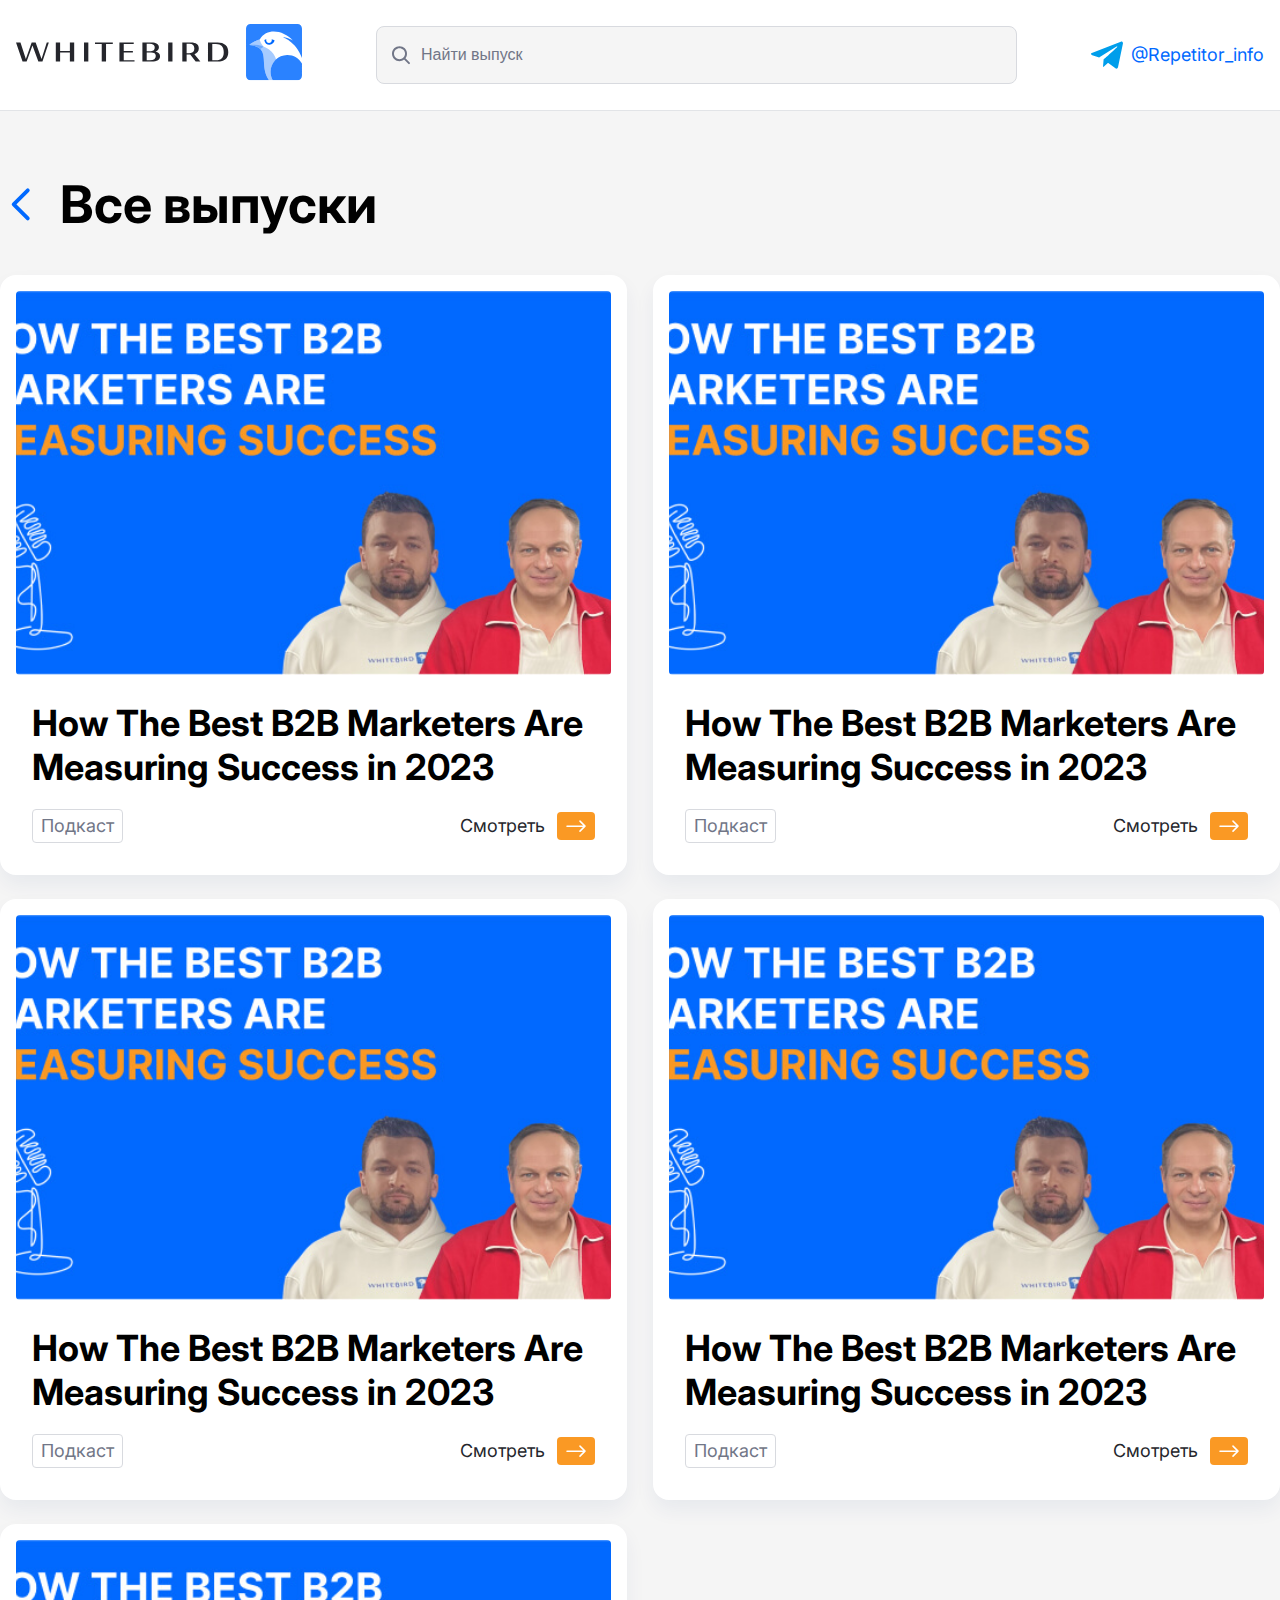
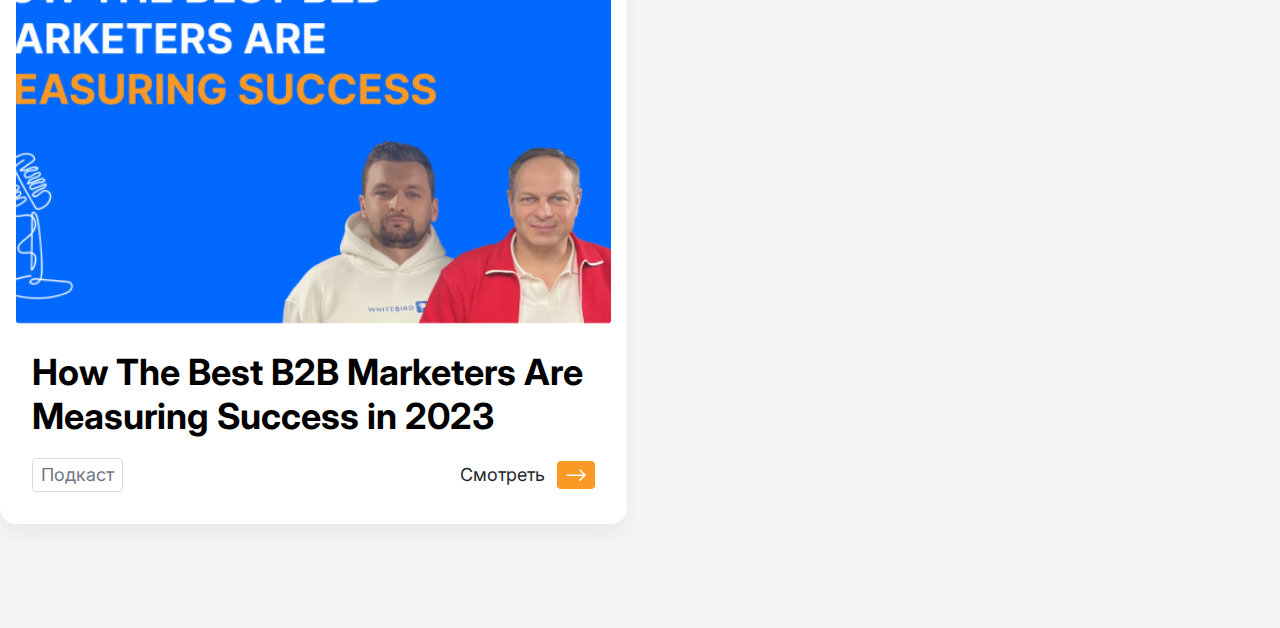
<file: all_episodes.html>
<!DOCTYPE html>
<html lang="en">
<head>
    <meta charset="UTF-8">
    <meta name="viewport" content="width=device-width, initial-scale=1.0">
    <title>Document</title>
    <link rel="preconnect" href="https://fonts.googleapis.com">
    <link rel="preconnect" href="https://fonts.gstatic.com" crossorigin>
    <link href="https://fonts.googleapis.com/css2?family=Inter:ital,opsz,wght@0,14..32,100..900;1,14..32,100..900&display=swap" rel="stylesheet">
    <link rel="stylesheet" href="css/style.css">
</head>
<body>    
    <header class="wb-header">
        <a href="#" class="wb-header_logo">
            <img src="img/logo_WB.svg" alt="Обучение WB">
        </a>

        <a 
            href="https://t.me/Repetitor_info" 
            target="_blank" 
            rel="noopener noreferrer"
            class="wb-header_telegram-link"
        >
            <img 
                src="img/logo_telegram.svg" 
                alt="Телеграм @Repetitor_info"
                class="wb-header_telegram-link-logo"
            >
            <span class="wb-header_telegram-link-text">@Repetitor_info</span>
        </a>

        <div class="wb-header_search">
            <input type="search" name="wb-search" class="wb-header_search-field" placeholder="Найти выпуск">

            <div class="wb-header_search-results" style="display: none;">
                <a href="#" class="wb-header_search-results-item">Перевод средств</a>
                <a href="#" class="wb-header_search-results-item">Учим разбираться в крипте</a>
                <a href="#" class="wb-header_search-results-item">Криптозаймы в действии</a>
                <a href="#" class="wb-header_search-results-item">Стейкинг криптовалют с прибылью</a>
                <a href="#" class="wb-header_search-results-item">Перевод средств</a>
            </div>
        </div>
    </header>

    <main>
        <section class="wb-episodes">
            <div class="wb-episodes_container">
                <div class="wb-episodes_container-top">
                    <a 
                        class="wb-episodes_back-button"
                        href="#"
                    >
                        <svg width="24" height="25" viewBox="0 0 24 25" fill="none" xmlns="http://www.w3.org/2000/svg">
                            <path d="M15.2722 20.1529L7.27148 12.1522L15.2722 4.15144" stroke="#0169FF" stroke-width="2.18182" stroke-linecap="round" stroke-linejoin="round"/>
                        </svg>                    
                    </a>

                    <h1>Все выпуски</h1>
                </div>                

                <div class="wb-episodes_cards">
                    <div class="wb-episodes_item">
                        <div class="wb-episodes_item-preview">
                            <img class="wb-episodes_item-preview-image" src="img/wb-release_image.jpg" alt="How The Best B2B Marketers Are Measuring Success in 2023">
                        </div>

                        <div class="wb-episodes_item-right">
                            <h3 class="wb-episodes_item-title">How The Best B2B Marketers Are Measuring Success in 2023</h3>

                            <div class="wb-episodes_item-bottom">
                                <div class="wb-episodes_item-bottom-type">
                                    Подкаст
                                </div>

                                <a class="wb-episodes_item-bottom-link" href="#">
                                    <span class="wb-episodes_item-bottom-link-text">Смотреть</span>
                                    <span class="wb-episodes_item-bottom-link-arrow"></span>
                                </a>
                            </div>
                        </div>
                    </div>
                    
                    <div class="wb-episodes_item">
                        <div class="wb-episodes_item-preview">
                            <img class="wb-episodes_item-preview-image" src="img/wb-release_image.jpg" alt="How The Best B2B Marketers Are Measuring Success in 2023">
                        </div>

                        <div class="wb-episodes_item-right">
                            <h3 class="wb-episodes_item-title">How The Best B2B Marketers Are Measuring Success in 2023</h3>

                            <div class="wb-episodes_item-bottom">
                                <div class="wb-episodes_item-bottom-type">
                                    Подкаст
                                </div>

                                <a class="wb-episodes_item-bottom-link" href="#">
                                    <span class="wb-episodes_item-bottom-link-text">Смотреть</span>
                                    <span class="wb-episodes_item-bottom-link-arrow"></span>
                                </a>
                            </div>
                        </div>
                    </div>
                    
                    <div class="wb-episodes_item">
                        <div class="wb-episodes_item-preview">
                            <img class="wb-episodes_item-preview-image" src="img/wb-release_image.jpg" alt="How The Best B2B Marketers Are Measuring Success in 2023">
                        </div>

                        <div class="wb-episodes_item-right">
                            <h3 class="wb-episodes_item-title">How The Best B2B Marketers Are Measuring Success in 2023</h3>

                            <div class="wb-episodes_item-bottom">
                                <div class="wb-episodes_item-bottom-type">
                                    Подкаст
                                </div>

                                <a class="wb-episodes_item-bottom-link" href="#">
                                    <span class="wb-episodes_item-bottom-link-text">Смотреть</span>
                                    <span class="wb-episodes_item-bottom-link-arrow"></span>
                                </a>
                            </div>
                        </div>
                    </div>
                    
                    <div class="wb-episodes_item">
                        <div class="wb-episodes_item-preview">
                            <img class="wb-episodes_item-preview-image" src="img/wb-release_image.jpg" alt="How The Best B2B Marketers Are Measuring Success in 2023">
                        </div>

                        <div class="wb-episodes_item-right">
                            <h3 class="wb-episodes_item-title">How The Best B2B Marketers Are Measuring Success in 2023</h3>

                            <div class="wb-episodes_item-bottom">
                                <div class="wb-episodes_item-bottom-type">
                                    Подкаст
                                </div>

                                <a class="wb-episodes_item-bottom-link" href="#">
                                    <span class="wb-episodes_item-bottom-link-text">Смотреть</span>
                                    <span class="wb-episodes_item-bottom-link-arrow"></span>
                                </a>
                            </div>
                        </div>
                    </div>
                    
                    <div class="wb-episodes_item">
                        <div class="wb-episodes_item-preview">
                            <img class="wb-episodes_item-preview-image" src="img/wb-release_image.jpg" alt="How The Best B2B Marketers Are Measuring Success in 2023">
                        </div>

                        <div class="wb-episodes_item-right">
                            <h3 class="wb-episodes_item-title">How The Best B2B Marketers Are Measuring Success in 2023</h3>

                            <div class="wb-episodes_item-bottom">
                                <div class="wb-episodes_item-bottom-type">
                                    Подкаст
                                </div>

                                <a class="wb-episodes_item-bottom-link" href="#">
                                    <span class="wb-episodes_item-bottom-link-text">Смотреть</span>
                                    <span class="wb-episodes_item-bottom-link-arrow"></span>
                                </a>
                            </div>
                        </div>
                    </div>
                </div>
            </div>
        </section>
    </main>

</body>
</file>
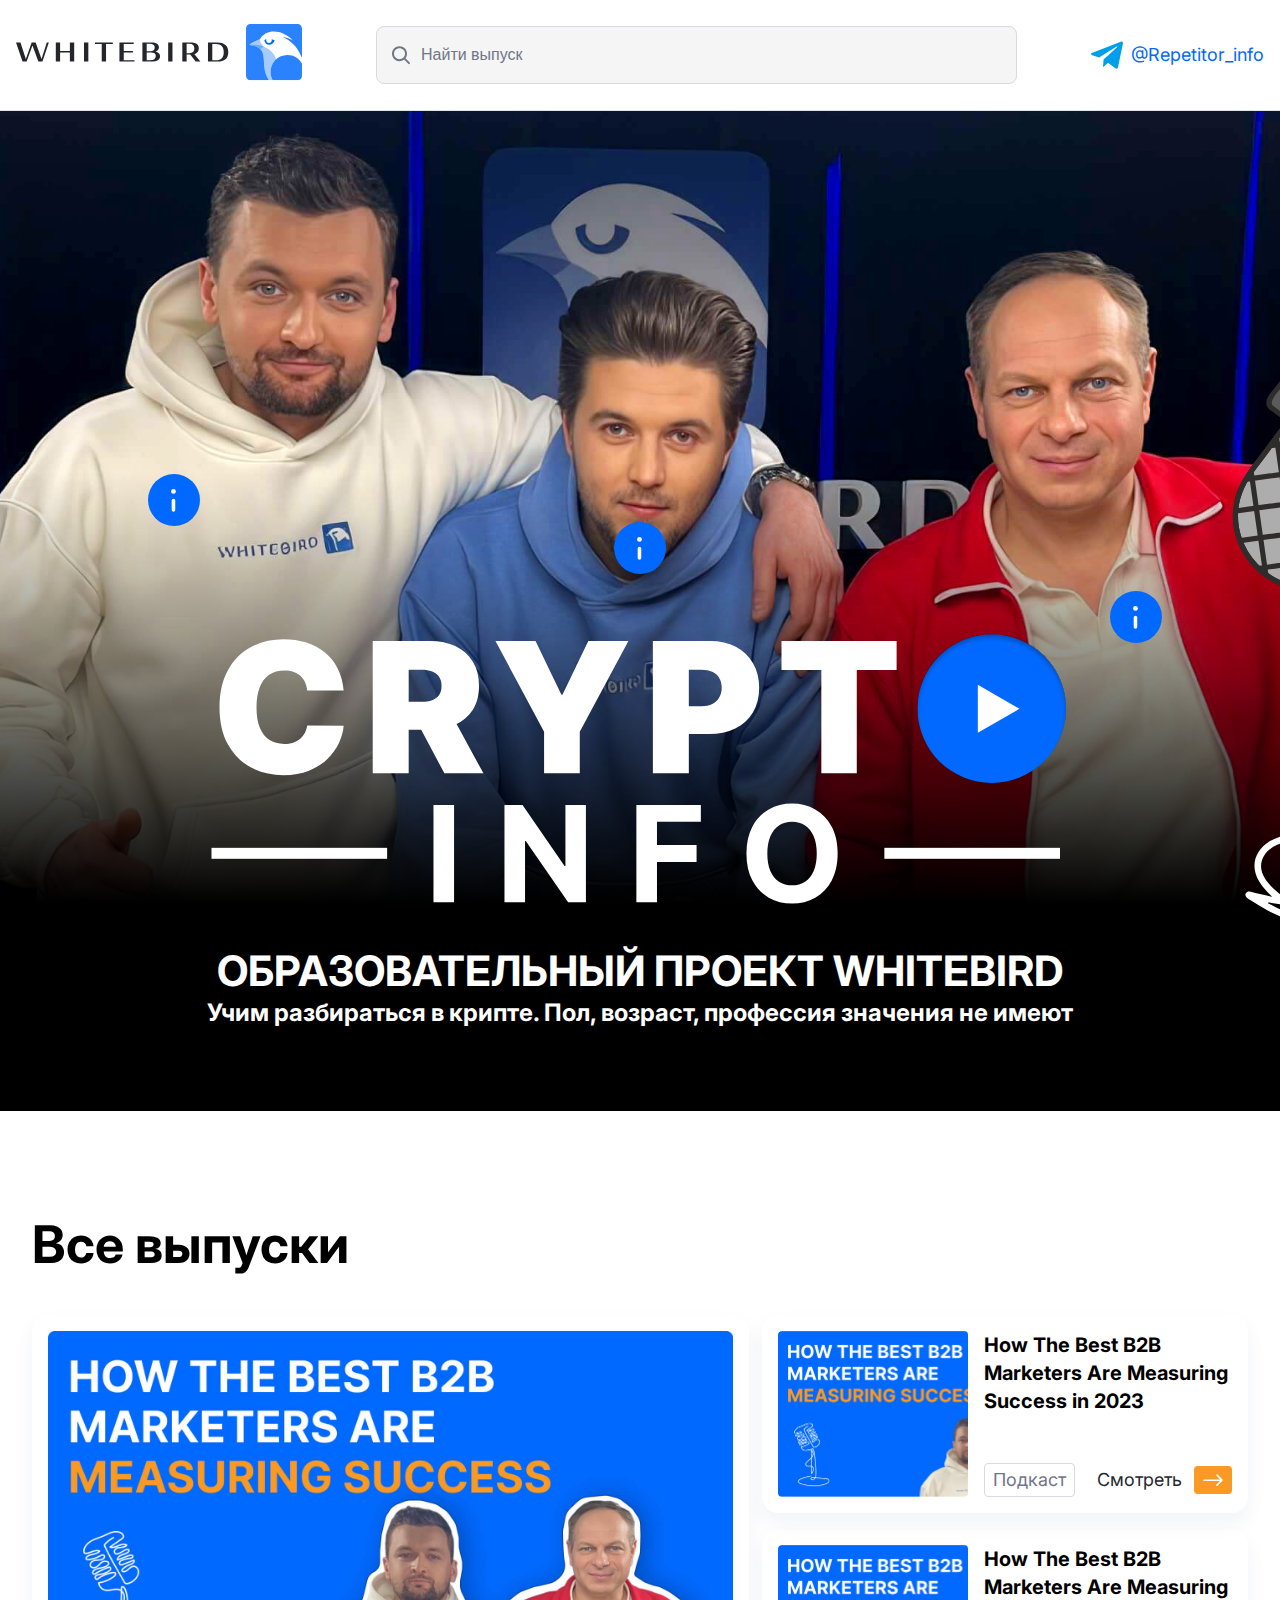
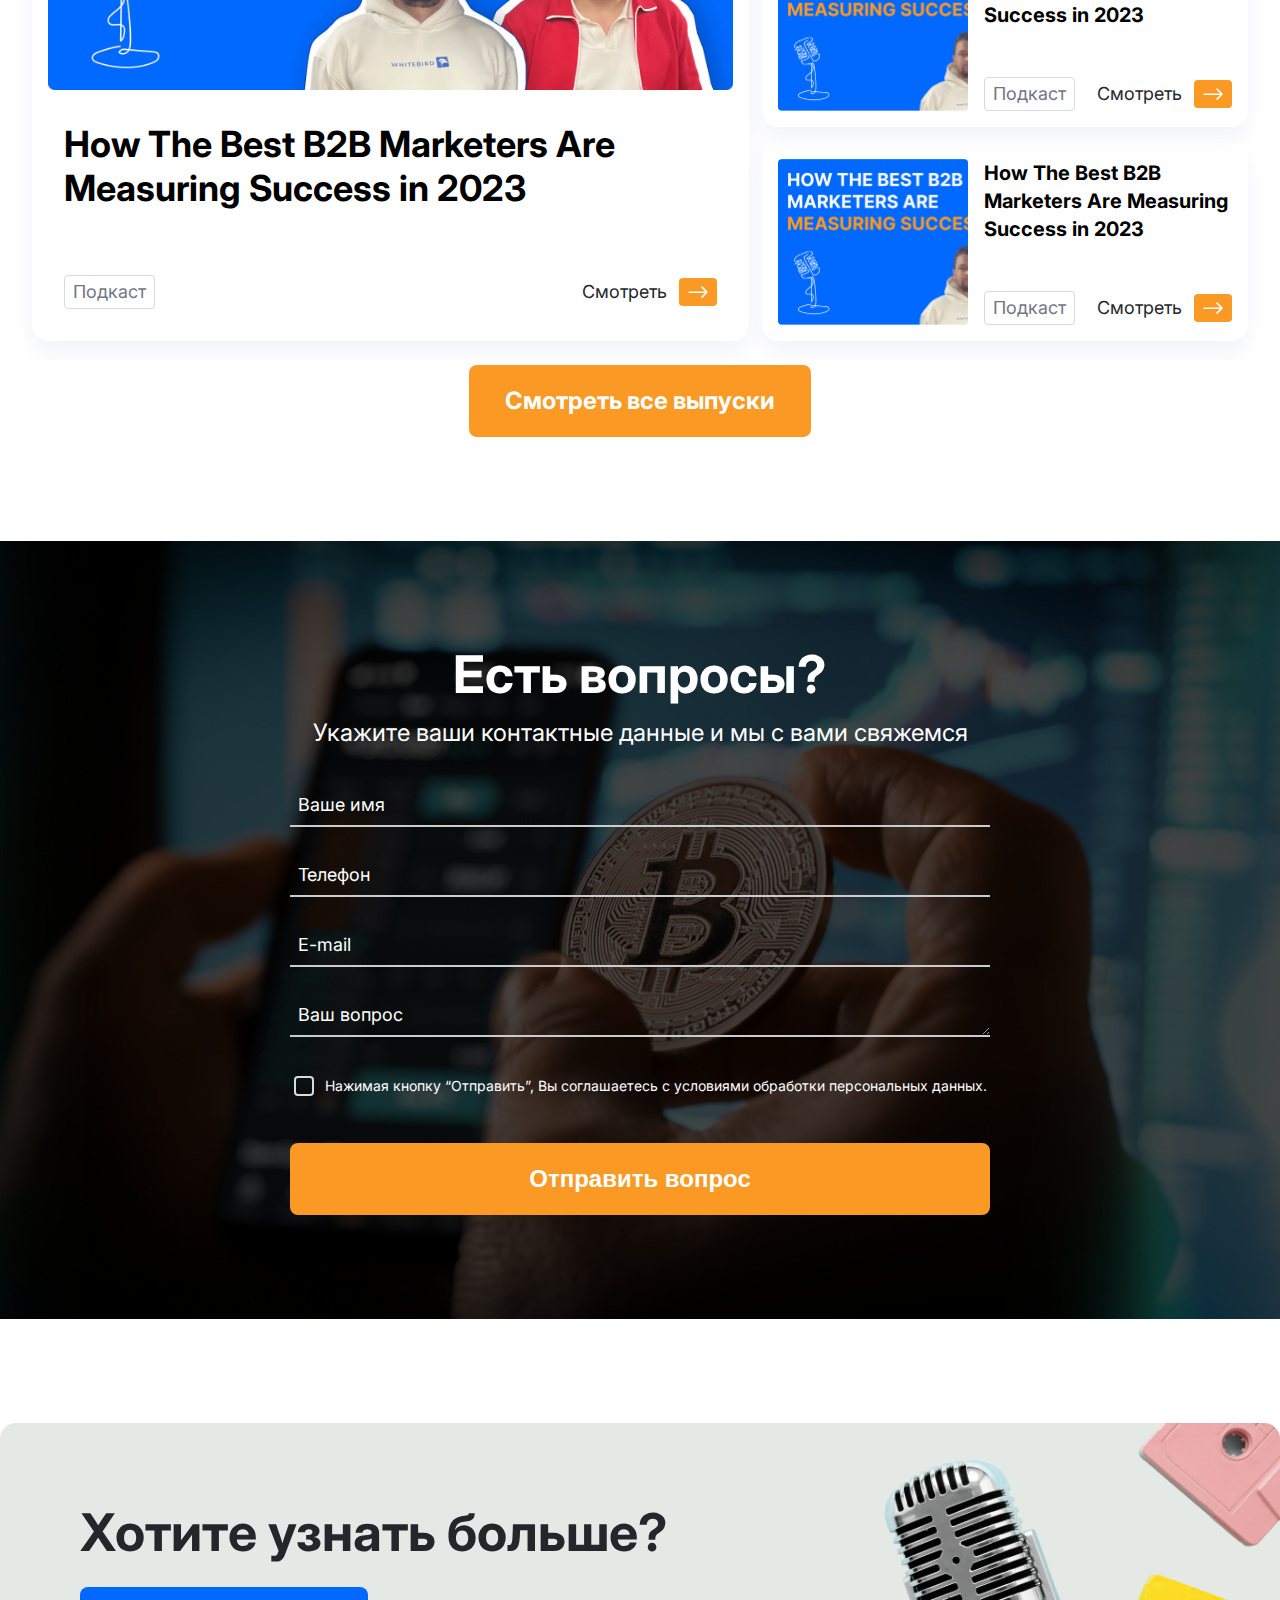
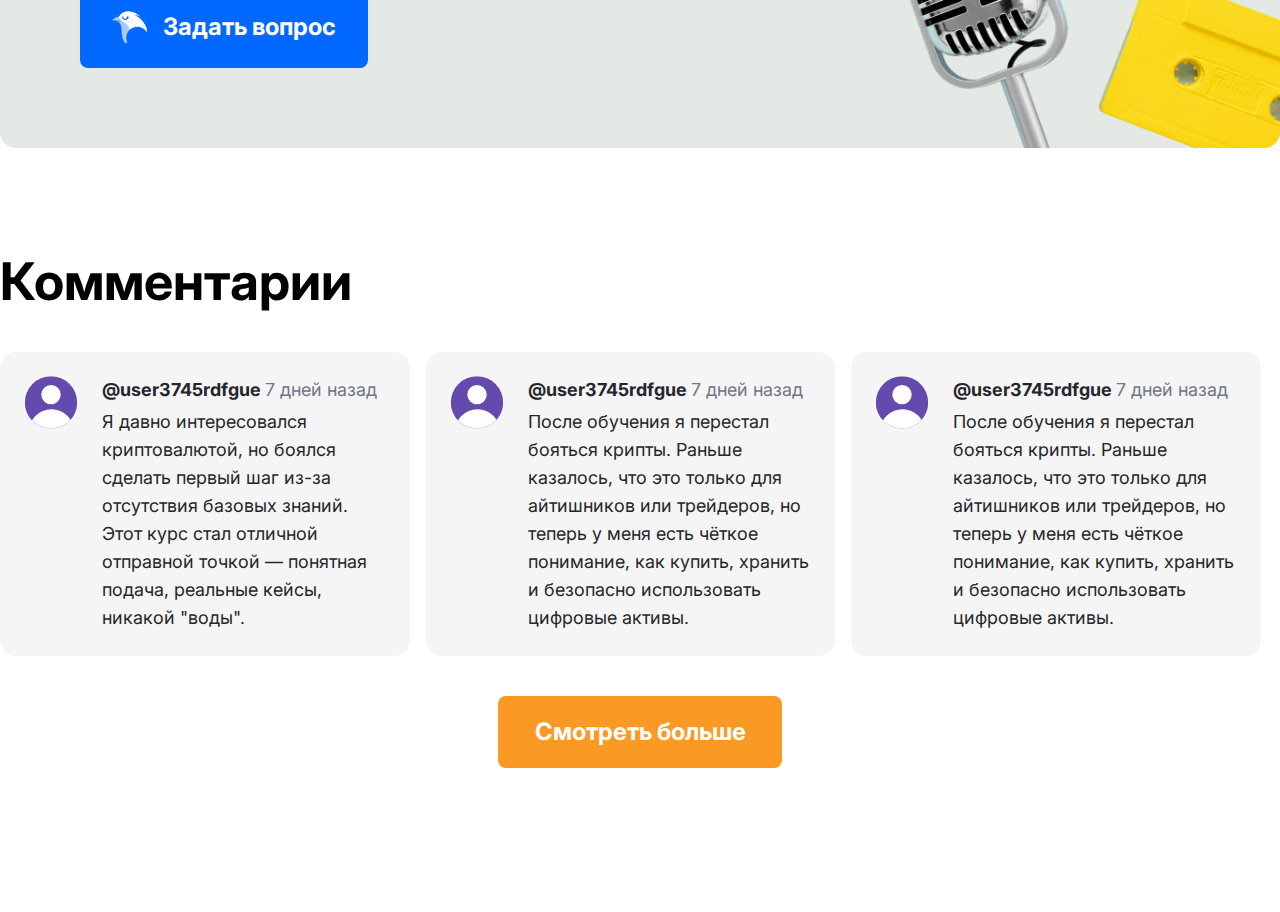
<file: main_page.html>
<!DOCTYPE html>
<html lang="en">
<head>
    <meta charset="UTF-8">
    <meta name="viewport" content="width=device-width, initial-scale=1.0">
    <title>Document</title>
    <link rel="preconnect" href="https://fonts.googleapis.com">
    <link rel="preconnect" href="https://fonts.gstatic.com" crossorigin>
    <link href="https://fonts.googleapis.com/css2?family=Inter:ital,opsz,wght@0,14..32,100..900;1,14..32,100..900&display=swap" rel="stylesheet">
    <link rel="stylesheet" href="css/style.css">
</head>
<body>
    <header class="wb-header">
        <a href="#" class="wb-header_logo">
            <img src="img/logo_WB.svg" alt="Обучение WB">
        </a>

        <a 
            href="https://t.me/Repetitor_info" 
            target="_blank" 
            rel="noopener noreferrer"
            class="wb-header_telegram-link"
        >
            <img 
                src="img/logo_telegram.svg" 
                alt="Телеграм @Repetitor_info"
                class="wb-header_telegram-link-logo"
            >
            <span class="wb-header_telegram-link-text">@Repetitor_info</span>
        </a>

        <div class="wb-header_search">
            <input type="search" name="wb-search" class="wb-header_search-field" placeholder="Найти выпуск">

            <div class="wb-header_search-results" style="display: none;">
                <a href="#" class="wb-header_search-results-item">Перевод средств</a>
                <a href="#" class="wb-header_search-results-item">Учим разбираться в крипте</a>
                <a href="#" class="wb-header_search-results-item">Криптозаймы в действии</a>
                <a href="#" class="wb-header_search-results-item">Стейкинг криптовалют с прибылью</a>
                <a href="#" class="wb-header_search-results-item">Перевод средств</a>
            </div>
        </div>
    </header>
    <main>
        <section class="wb-hero">
            <div class="wb-hero_guests">
                <img class="wb-hero_guests-img" src="img/guests.jpg" alt="Гости WhiteBird">

                <div class="wb-hero_guests-info">
                    <div class="wb-hero_guests-info-item wb-hero_guests-info-item-first">
                        <div class="wb-hero_guests-info-icon" data-name="Сергей Гурьев" data-desc="Актер театра и кино, про крипту слышал, но руками не трогал."></div>
                    </div>

                    <div class="wb-hero_guests-info-item wb-hero_guests-info-item-second">
                        <div class="wb-hero_guests-info-icon" data-name="person 2" data-desc="person 2 description"></div>
                    </div>

                    <div class="wb-hero_guests-info-item wb-hero_guests-info-item-third">
                        <div class="wb-hero_guests-info-icon" data-name="person 3" data-desc="person 3 description"></div>
                    </div>
                </div>
            </div>
            <picture>
                <source srcset="img/hero_bg-icons-desk.svg" media="(min-width: 768px)" />
                <img class="wb-hero_bg-icons" src="img/hero_bg-icons.svg" alt="Образовательный проект WhiteBird" />
            </picture>
            <div class="wb-hero_content">
                <img 
                    src="img/logo_crypto-info.svg" 
                    alt="Образовательный проект WhiteBird Crypto Info"
                    class="wb-hero_content-logo"
                >

                <h1 class="wb-hero_content-title">Образовательный проект WhiteBird</h1>
                
                <h2 class="wb-hero_content-subtitle">Учим разбираться в крипте. Пол, возраст, профессия значения не имеют</h2>
            </div>
        </section>

        <section class="wb-releases">
            <h2 class="wb-releases_title">Все выпуски</h2>

            <div class="wb-releases_container">
                <div class="wb-releases_item wb-releases_item-first">
                    <div class="wb-releases_item-preview">
                        <picture>
                            <source srcset="img/wb-release_image_first_desk.jpg" media="(min-width: 768px)" />
                            <img class="wb-releases_item-preview-image" src="img/wb-release_image_first.jpg" alt="How The Best B2B Marketers Are Measuring Success in 2023" />
                        </picture>
                    </div>

                    <div class="wb-releases_item-right">
                        <h3 class="wb-releases_item-title">How The Best B2B Marketers Are Measuring Success in 2023</h3>

                        <div class="wb-releases_item-bottom">
                            <div class="wb-releases_item-bottom-type">
                                Подкаст
                            </div>

                            <a 
                                class="wb-releases_item-bottom-link"
                                href="#"
                            >
                                <span class="wb-releases_item-bottom-link-text">Смотреть</span>
                                <span class="wb-releases_item-bottom-link-arrow"></span>
                            </a>
                        </div>
                    </div>
                </div>

                <div class="wb-releases_right">
                    <div class="wb-releases_item">
                        <div class="wb-releases_item-preview">
                            <img class="wb-releases_item-preview-image" src="img/wb-release_image.jpg" alt="How The Best B2B Marketers Are Measuring Success in 2023">
                        </div>

                        <div class="wb-releases_item-right">
                            <h3 class="wb-releases_item-title">How The Best B2B Marketers Are Measuring Success in 2023</h3>

                            <div class="wb-releases_item-bottom">
                                <div class="wb-releases_item-bottom-type">
                                    Подкаст
                                </div>

                                <a 
                                    class="wb-releases_item-bottom-link"
                                    href="#"
                                >
                                    <span class="wb-releases_item-bottom-link-text">Смотреть</span>
                                    <span class="wb-releases_item-bottom-link-arrow"></span>
                                </a>
                            </div>
                        </div>
                    </div>

                    <div class="wb-releases_item">
                        <div class="wb-releases_item-preview">
                            <img class="wb-releases_item-preview-image" src="img/wb-release_image.jpg" alt="How The Best B2B Marketers Are Measuring Success in 2023">
                        </div>

                        <div class="wb-releases_item-right">
                            <h3 class="wb-releases_item-title">How The Best B2B Marketers Are Measuring Success in 2023</h3>

                            <div class="wb-releases_item-bottom">
                                <div class="wb-releases_item-bottom-type">
                                    Подкаст
                                </div>

                                <a 
                                    class="wb-releases_item-bottom-link"
                                    href="#"
                                >
                                    <span class="wb-releases_item-bottom-link-text">Смотреть</span>
                                    <span class="wb-releases_item-bottom-link-arrow"></span>
                                </a>
                            </div>
                        </div>
                    </div>

                    <div class="wb-releases_item">
                        <div class="wb-releases_item-preview">
                            <img class="wb-releases_item-preview-image" src="img/wb-release_image.jpg" alt="How The Best B2B Marketers Are Measuring Success in 2023">
                        </div>

                        <div class="wb-releases_item-right">
                            <h3 class="wb-releases_item-title">How The Best B2B Marketers Are Measuring Success in 2023</h3>

                            <div class="wb-releases_item-bottom">
                                <div class="wb-releases_item-bottom-type">
                                    Подкаст
                                </div>

                                <a 
                                    class="wb-releases_item-bottom-link"
                                    href="#"
                                >
                                    <span class="wb-releases_item-bottom-link-text">Смотреть</span>
                                    <span class="wb-releases_item-bottom-link-arrow"></span>
                                </a>
                            </div>
                        </div>
                    </div>
                </div>

                
            </div>

            <div class="wb-releases_showmore">
                <a href="#" class="wb-releases_showmore-button">Смотреть все выпуски</a>
            </div>
        </section>

        <section class="wb-feedback">
            <h4 class="wb-feedback-title">Есть вопросы?</h4>

            <p class="wb-feedback-subtitle">Укажите ваши контактные данные и мы с вами свяжемся</p>

            <form action="" method="post" class="wb-feedback-form">
                <div class="wb-feedback-form-group">
                    <input type="text" id="wb-name" class="wb-feedback-input" placeholder=" " required />
                    <label for="wb-name" class="wb-feedback-label">Ваше имя</label>
                </div>

                <div class="wb-feedback-form-group">
                    <input type="text" id="wb-phone" class="wb-feedback-input" placeholder=" " required />
                    <label for="wb-phone" class="wb-feedback-label">Телефон</label>
                </div>

                <div class="wb-feedback-form-group">
                    <input type="text" id="wb-email" class="wb-feedback-input" placeholder=" " required />
                    <label for="wb-email" class="wb-feedback-label">E-mail</label>
                </div>

                <div class="wb-feedback-form-group">
                    <textarea type="text" id="wb-question" class="wb-feedback-input" placeholder=" " required rows="1"></textarea>
                    <label for="wb-question" class="wb-feedback-label">Ваш вопрос</label>
                </div>

                <div class="wb-feedback-checkbox">
                    <input type="checkbox" id="wb-checkbox" required>
                    <label for="wb-checkbox">
                        Нажимая кнопку “Отправить”, Вы соглашаетесь с условиями обработки персональных данных.
                    </label>
                </div>

                <button type="submit" class="wb-feedback-submit-button">Отправить вопрос</button>            
            </form>
        </section>

        <section class="wb-more">
            <div class="wb-more_content">
                <h3 class="wb-more_title">Хотите узнать больше?</h3>

                <a href="#" class="wb-more_button">
                    <svg width="35" height="33" viewBox="0 0 35 33" fill="none" xmlns="http://www.w3.org/2000/svg">
                        <path d="M21.8888 3.81389C25.5367 4.04721 28.9899 6.17285 28.9899 6.17285C22.5584 -0.55415 11.9137 -2.45302 6.99723 5.3952C6.99723 5.3952 3.10194 6.25064 0.15625 9.02447C15.3016 10.7613 5.92445 21.999 13.1234 32.0312H15.5679C14.612 30.3268 14.0919 28.3501 14.1698 26.2439C14.3846 20.4435 19.2032 15.7321 25.023 15.6284C29.2309 15.5506 32.9115 17.8189 34.8496 21.2018V17.5402C30.7912 6.45806 21.8888 3.81389 21.8888 3.81389Z" fill="white"/>
                        <path d="M14.8276 5.27823C14.9055 5.48561 14.9571 5.70596 14.9571 5.93929C14.9571 6.95677 14.1317 7.77984 13.1105 7.77984C12.0893 7.77984 11.2639 6.95677 11.2639 5.93929C11.2639 5.69947 11.3155 5.47266 11.3934 5.25879C10.8997 5.36896 10.4575 5.53098 10.1059 5.75133C10.0932 5.90685 10.0932 6.06893 10.1196 6.2309C10.3533 7.81217 11.8756 9.00463 13.5201 8.86859C15.1656 8.72604 16.6089 7.49463 16.7458 6.1402C16.7521 6.06242 16.7521 5.99114 16.7458 5.91336C16.2257 5.64763 15.5688 5.42729 14.8276 5.27823Z" fill="#0069FF"/>
                        <path opacity="0.35" d="M0.15625 9.0245C3.65465 9.42633 5.84022 10.3336 7.23095 11.6168C8.09002 11.1891 9.05226 10.5281 9.51338 9.94478C7.50467 7.94226 6.99723 5.39526 6.99723 5.39526C6.99091 5.39526 3.10194 6.24426 0.15625 9.0245Z" fill="#0069FF"/>
                        <path opacity="0.35" d="M15.5621 32.0317C14.6061 30.3273 14.0861 28.3507 14.164 26.2444C14.2745 23.1985 15.66 20.4506 17.7929 18.5193C16.5117 12.7968 9.37171 7.67046 0.150391 9.02499C15.2957 10.7618 5.91859 21.9995 13.1175 32.0317H15.5621Z" fill="#0069FF"/>
                    </svg>

                    Задать вопрос
                </a>
            </div>
        </section>

        <section class="wb-comments">
            <h2 class="wb-comments_title">Комментарии</h2>

            <div class="wb-comments_items">
                <div class="wb-comments_item">
                    <div class="wb-comments_item-avatar">
                        <img src="img/wb-comment-avatar.svg" alt="@user3745rdfgue">
                    </div>

                    <div class="wb-comments_item-content">
                        <div class="wb-comments_item-info">
                            <div class="wb-comments_item-name">@user3745rdfgue</div>

                            <div class="wb-comments_item-date">7 дней назад</div>
                        </div>
                        
                        <div class="wb-comments_item-review">
                            Я давно интересовался криптовалютой, но боялся сделать первый шаг из-за отсутствия базовых знаний. Этот курс стал отличной отправной точкой — понятная подача, реальные кейсы, никакой "воды".
                        </div>
                    </div>
                </div>
                
                <div class="wb-comments_item">
                    <div class="wb-comments_item-avatar">
                        <img src="img/wb-comment-avatar.svg" alt="@user3745rdfgue">
                    </div>

                    <div class="wb-comments_item-content">
                        <div class="wb-comments_item-info">
                            <div class="wb-comments_item-name">@user3745rdfgue</div>

                            <div class="wb-comments_item-date">7 дней назад</div>
                        </div>
                        
                        <div class="wb-comments_item-review">
                            После обучения я перестал бояться крипты. Раньше казалось, что это только для айтишников или трейдеров, но теперь у меня есть чёткое понимание, как купить, хранить и безопасно использовать цифровые активы.
                        </div>
                    </div>
                </div>
                
                <div class="wb-comments_item">
                    <div class="wb-comments_item-avatar">
                        <img src="img/wb-comment-avatar.svg" alt="@user3745rdfgue">
                    </div>

                    <div class="wb-comments_item-content">
                        <div class="wb-comments_item-info">
                            <div class="wb-comments_item-name">@user3745rdfgue</div>

                            <div class="wb-comments_item-date">7 дней назад</div>
                        </div>
                        
                        <div class="wb-comments_item-review">
                            После обучения я перестал бояться крипты. Раньше казалось, что это только для айтишников или трейдеров, но теперь у меня есть чёткое понимание, как купить, хранить и безопасно использовать цифровые активы.
                        </div>
                    </div>
                </div>
            </div>

            <div class="wb-comments_bottom-container">
                <a href="#" class="wb-comments_bottom-link">Смотреть больше</a>
            </div>
        </section>
    </main>

    <script>
        const tooltip = document.createElement('div');
        tooltip.className = 'tooltip-container';
        tooltip.innerHTML = `<div class="tooltip-box"><div class="tooltip-name"></div><div class="tooltip-desc"></div><div class="tooltip-arrow"><div class="tooltip-arrow-inside"></div></div></div>`;
        document.body.appendChild(tooltip);

        const nameEl = tooltip.querySelector('.tooltip-name');
        const descEl = tooltip.querySelector('.tooltip-desc');

        let activeIcon = null;

        function isMobile() {
            return window.innerWidth <= 768 || 'ontouchstart' in window;
        }

        function showTooltip(icon) {
            const name = icon.dataset.name || '';
            const desc = icon.dataset.desc || '';

            nameEl.textContent = name;
            descEl.textContent = desc;

            tooltip.style.opacity = '0';
            tooltip.style.display = 'block';
            tooltip.style.visibility = 'hidden';

            const iconRect = icon.getBoundingClientRect();
            const tooltipWidth = tooltip.offsetWidth;
            const tooltipHeight = tooltip.offsetHeight;

            if (isMobile()) {
                const iconTop = window.scrollY + iconRect.top + iconRect.height + 14;
                const iconCenterX = window.scrollX + iconRect.left + iconRect.width / 2;
                const left = window.scrollX + window.innerWidth / 2 - tooltipWidth / 2 - 2;
                const top = iconTop;
                tooltip.style.top = `${top}px`;
                tooltip.style.left = `${left}px`;
           } else {
                const top = window.scrollY + iconRect.top - 20;
                const left = window.scrollX + iconRect.left - tooltipWidth - 20;
                tooltip.style.top = `${top}px`;
                tooltip.style.left = `${left}px`;
                const arrow = tooltip.querySelector('.tooltip-arrow');
                if (arrow) {
                    arrow.style.left = `${tooltipWidth - 5}px`;
                    arrow.style.top = `30px`;
                }
            }

            const arrow = tooltip.querySelector('.tooltip-arrow');

            if (isMobile()) {
                const iconCenterX = window.scrollX + iconRect.left + iconRect.width / 2;
                const tooltipLeft = window.scrollX + window.innerWidth / 2 - tooltipWidth / 2;
                const arrowLeft = iconCenterX - tooltipLeft - 6;
                arrow.style.left = `${arrowLeft}px`;
                arrow.style.bottom = `10px`;
            } else {
                arrow.style.left = '';
                arrow.style.bottom = '';
            }

            tooltip.style.opacity = '1';
            tooltip.style.visibility = 'visible';
            activeIcon = icon;
        }

        function hideTooltip() {
            tooltip.style.opacity = '0';
            tooltip.style.visibility = 'hidden';
            activeIcon = null;
        }

        document.querySelectorAll('.wb-hero_guests-info-icon').forEach(icon => {
            if (isMobile()) {
                icon.addEventListener('click', (e) => {
                    e.stopPropagation();
                    if (activeIcon === icon) {
                        hideTooltip();
                    } else {
                        showTooltip(icon);
                    }
                });
            } else {
                icon.addEventListener('mouseenter', () => showTooltip(icon));
                icon.addEventListener('mouseleave', hideTooltip);
            }
        });

        document.addEventListener('click', (e) => {
            if (!tooltip.contains(e.target) && activeIcon) {
                hideTooltip();
            }
        });
    </script>
</body>
</html>
</file>
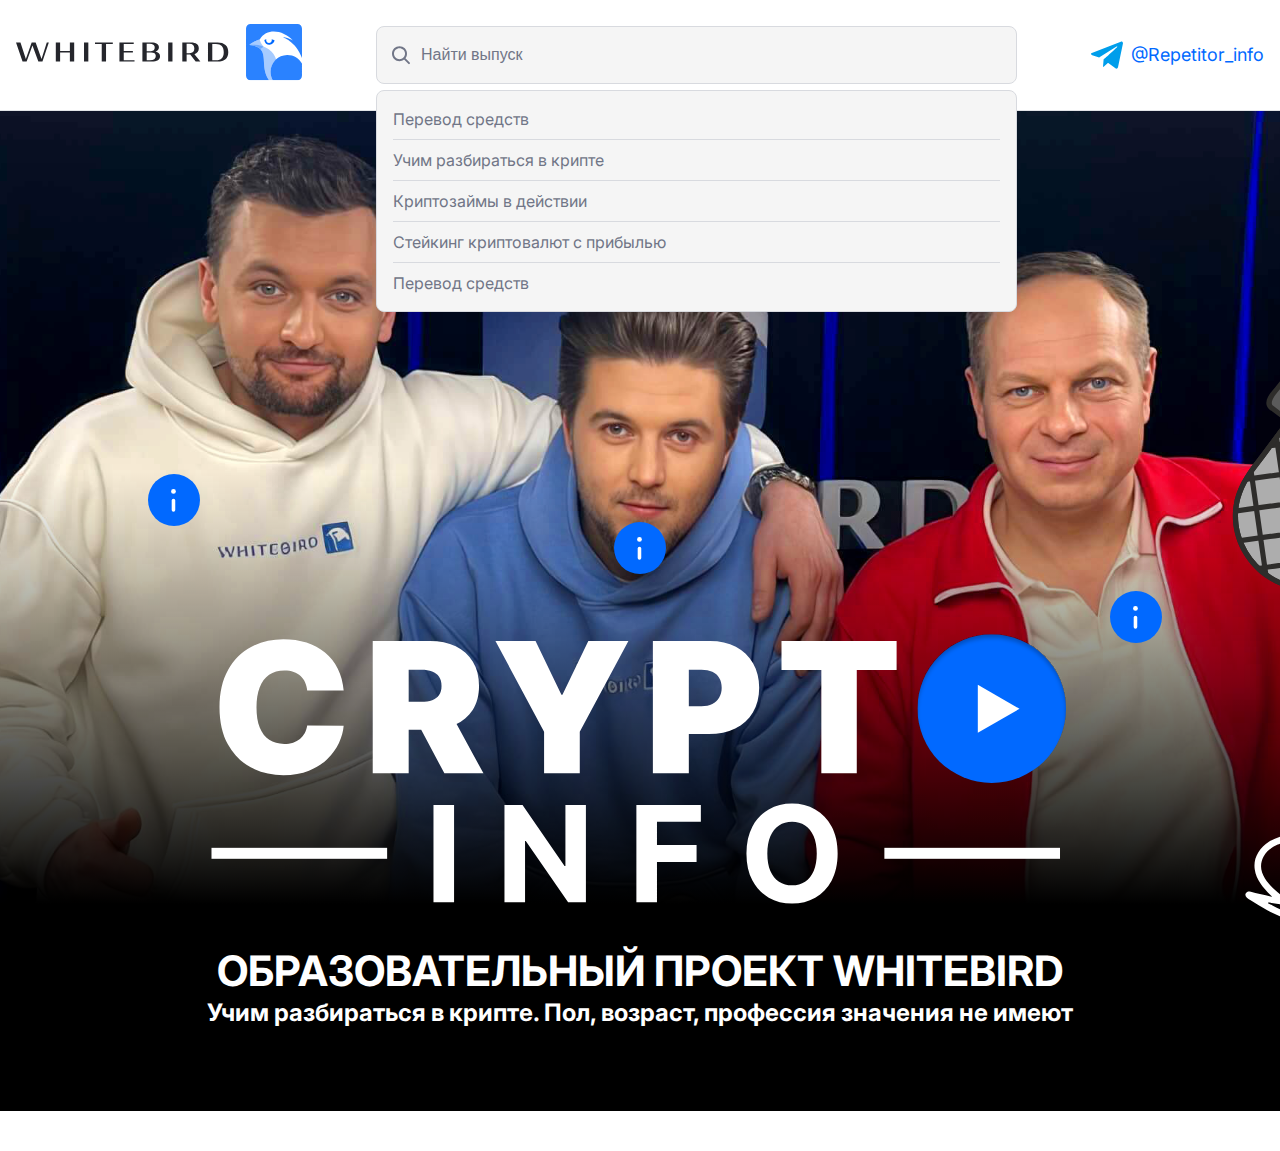
<file: search.html>
<!DOCTYPE html>
<html lang="en">
<head>
    <meta charset="UTF-8">
    <meta name="viewport" content="width=device-width, initial-scale=1.0">
    <title>Document</title>
    <link rel="preconnect" href="https://fonts.googleapis.com">
    <link rel="preconnect" href="https://fonts.gstatic.com" crossorigin>
    <link href="https://fonts.googleapis.com/css2?family=Inter:ital,opsz,wght@0,14..32,100..900;1,14..32,100..900&display=swap" rel="stylesheet">
    <link rel="stylesheet" href="css/style.css">
</head>
<body>    
    <header class="wb-header">
        <a href="#" class="wb-header_logo">
            <img src="img/logo_WB.svg" alt="Обучение WB">
        </a>

        <a 
            href="https://t.me/Repetitor_info" 
            target="_blank" 
            rel="noopener noreferrer"
            class="wb-header_telegram-link"
        >
            <img 
                src="img/logo_telegram.svg" 
                alt="Телеграм @Repetitor_info"
                class="wb-header_telegram-link-logo"
            >
            <span class="wb-header_telegram-link-text">@Repetitor_info</span>
        </a>

        <div class="wb-header_search">
            <input type="search" name="wb-search" class="wb-header_search-field" placeholder="Найти выпуск">

            <div class="wb-header_search-results">
                <a href="#" class="wb-header_search-results-item">Перевод средств</a>
                <a href="#" class="wb-header_search-results-item">Учим разбираться в крипте</a>
                <a href="#" class="wb-header_search-results-item">Криптозаймы в действии</a>
                <a href="#" class="wb-header_search-results-item">Стейкинг криптовалют с прибылью</a>
                <a href="#" class="wb-header_search-results-item">Перевод средств</a>
            </div>
        </div>
    </header>

    <main>
        <section class="wb-hero">
            <div class="wb-hero_guests">
                <img class="wb-hero_guests-img" src="img/guests.jpg" alt="Гости WhiteBird">

                <div class="wb-hero_guests-info">
                    <div class="wb-hero_guests-info-item wb-hero_guests-info-item-first">
                        <div class="wb-hero_guests-info-icon" data-name="Сергей Гурьев" data-desc="Актер театра и кино, про крипту слышал, но руками не трогал."></div>
                    </div>

                    <div class="wb-hero_guests-info-item wb-hero_guests-info-item-second">
                        <div class="wb-hero_guests-info-icon" data-name="person 2" data-desc="person 2 description"></div>
                    </div>

                    <div class="wb-hero_guests-info-item wb-hero_guests-info-item-third">
                        <div class="wb-hero_guests-info-icon" data-name="person 3" data-desc="person 3 description"></div>
                    </div>
                </div>
            </div>
            <picture>
                <source srcset="img/hero_bg-icons-desk.svg" media="(min-width: 768px)" />
                <img class="wb-hero_bg-icons" src="img/hero_bg-icons.svg" alt="Образовательный проект WhiteBird" />
            </picture>
            <div class="wb-hero_content">
                <img 
                    src="img/logo_crypto-info.svg" 
                    alt="Образовательный проект WhiteBird Crypto Info"
                    class="wb-hero_content-logo"
                >

                <h1 class="wb-hero_content-title">Образовательный проект WhiteBird</h1>
                
                <h2 class="wb-hero_content-subtitle">Учим разбираться в крипте. Пол, возраст, профессия значения не имеют</h2>
            </div>
        </section>
    </main>

    <script>
        const tooltip = document.createElement('div');
        tooltip.className = 'tooltip-container';
        tooltip.innerHTML = `<div class="tooltip-box"><div class="tooltip-name"></div><div class="tooltip-desc"></div><div class="tooltip-arrow"><div class="tooltip-arrow-inside"></div></div></div>`;
        document.body.appendChild(tooltip);

        const nameEl = tooltip.querySelector('.tooltip-name');
        const descEl = tooltip.querySelector('.tooltip-desc');

        let activeIcon = null;

        function isMobile() {
            return window.innerWidth <= 768 || 'ontouchstart' in window;
        }

        function showTooltip(icon) {
            const name = icon.dataset.name || '';
            const desc = icon.dataset.desc || '';

            nameEl.textContent = name;
            descEl.textContent = desc;

            tooltip.style.opacity = '0';
            tooltip.style.display = 'block';
            tooltip.style.visibility = 'hidden';

            const iconRect = icon.getBoundingClientRect();
            const tooltipWidth = tooltip.offsetWidth;
            const tooltipHeight = tooltip.offsetHeight;

            if (isMobile()) {
                const iconTop = window.scrollY + iconRect.top + iconRect.height + 14;
                const iconCenterX = window.scrollX + iconRect.left + iconRect.width / 2;
                const left = window.scrollX + window.innerWidth / 2 - tooltipWidth / 2 - 2;
                const top = iconTop;
                tooltip.style.top = `${top}px`;
                tooltip.style.left = `${left}px`;
           } else {
                const top = window.scrollY + iconRect.top - 20;
                const left = window.scrollX + iconRect.left - tooltipWidth - 20;
                tooltip.style.top = `${top}px`;
                tooltip.style.left = `${left}px`;
                const arrow = tooltip.querySelector('.tooltip-arrow');
                if (arrow) {
                    arrow.style.left = `${tooltipWidth - 5}px`;
                    arrow.style.top = `30px`;
                }
            }

            const arrow = tooltip.querySelector('.tooltip-arrow');

            if (isMobile()) {
                const iconCenterX = window.scrollX + iconRect.left + iconRect.width / 2;
                const tooltipLeft = window.scrollX + window.innerWidth / 2 - tooltipWidth / 2;
                const arrowLeft = iconCenterX - tooltipLeft - 6;
                arrow.style.left = `${arrowLeft}px`;
                arrow.style.bottom = `10px`;
            } else {
                arrow.style.left = '';
                arrow.style.bottom = '';
            }

            tooltip.style.opacity = '1';
            tooltip.style.visibility = 'visible';
            activeIcon = icon;
        }

        function hideTooltip() {
            tooltip.style.opacity = '0';
            tooltip.style.visibility = 'hidden';
            activeIcon = null;
        }

        document.querySelectorAll('.wb-hero_guests-info-icon').forEach(icon => {
            if (isMobile()) {
                icon.addEventListener('click', (e) => {
                    e.stopPropagation();
                    if (activeIcon === icon) {
                        hideTooltip();
                    } else {
                        showTooltip(icon);
                    }
                });
            } else {
                icon.addEventListener('mouseenter', () => showTooltip(icon));
                icon.addEventListener('mouseleave', hideTooltip);
            }
        });

        document.addEventListener('click', (e) => {
            if (!tooltip.contains(e.target) && activeIcon) {
                hideTooltip();
            }
        });
    </script>
</body>
</html>
</file>
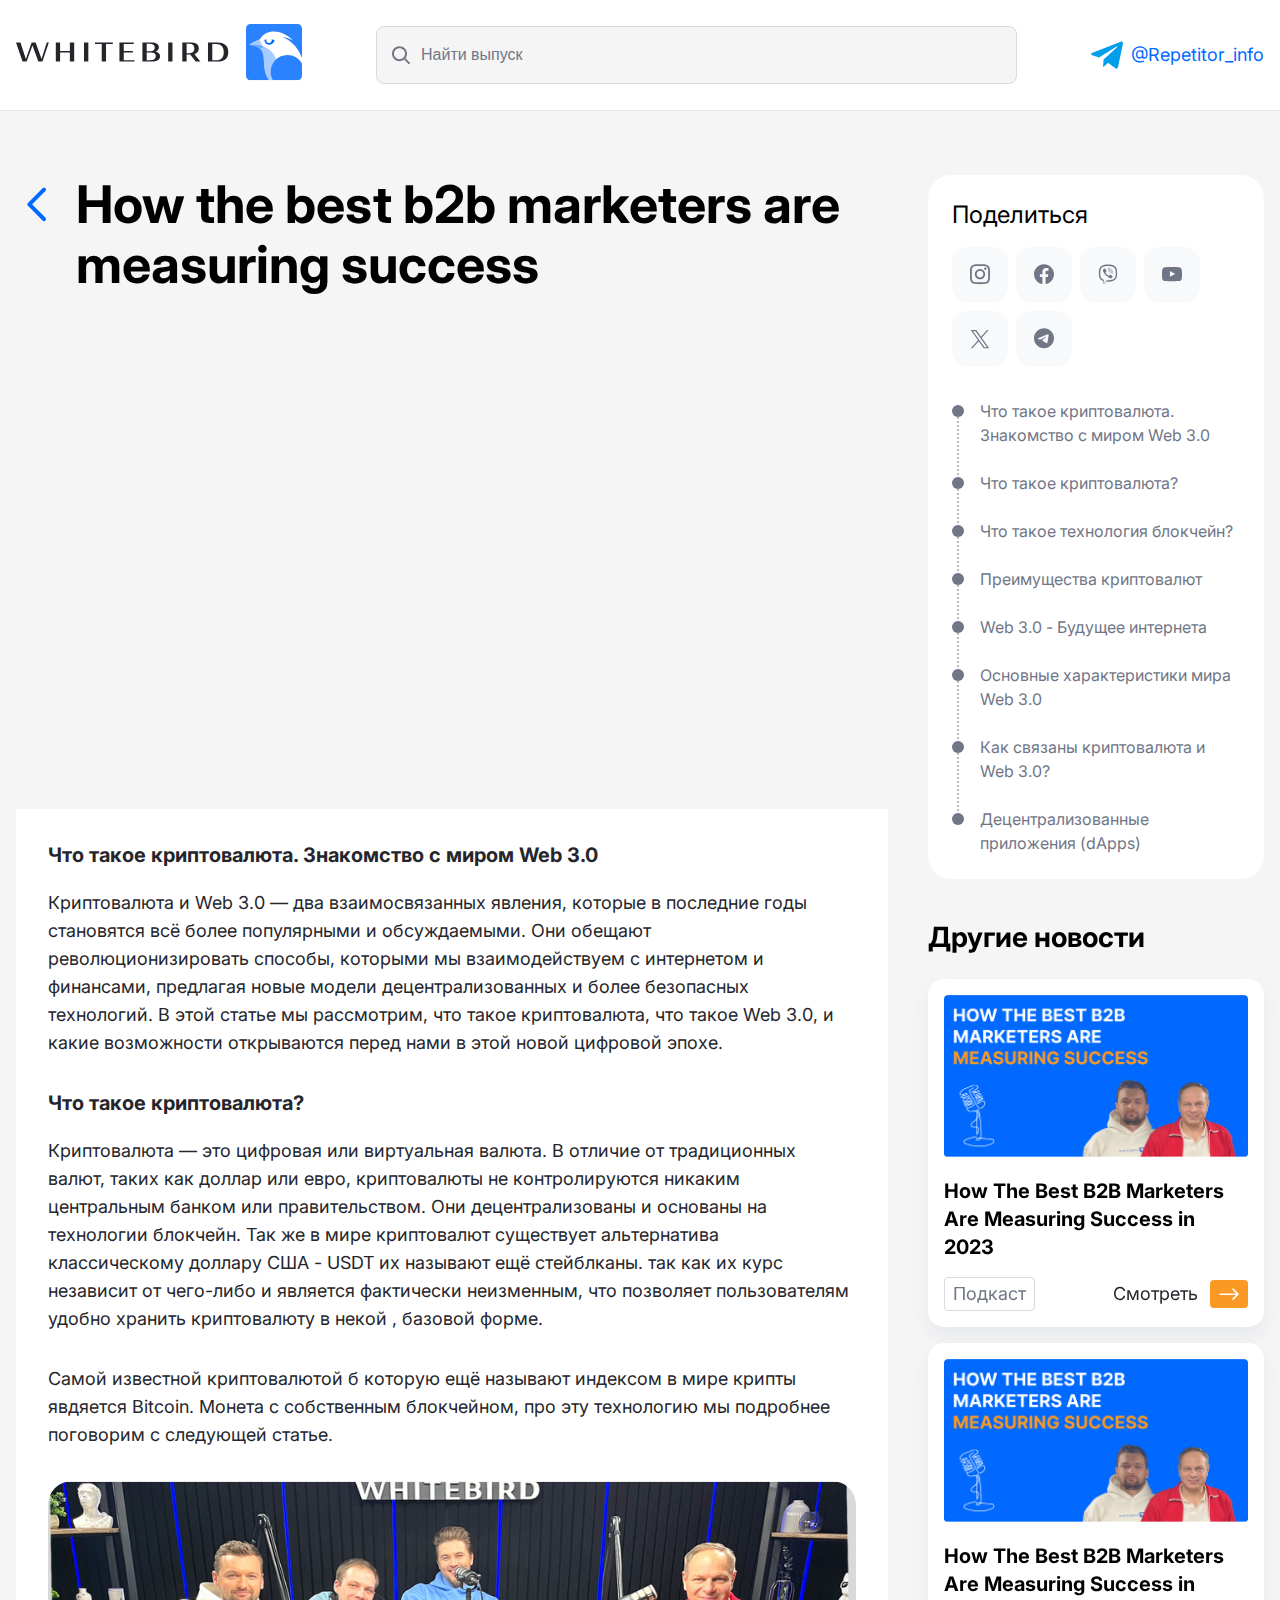
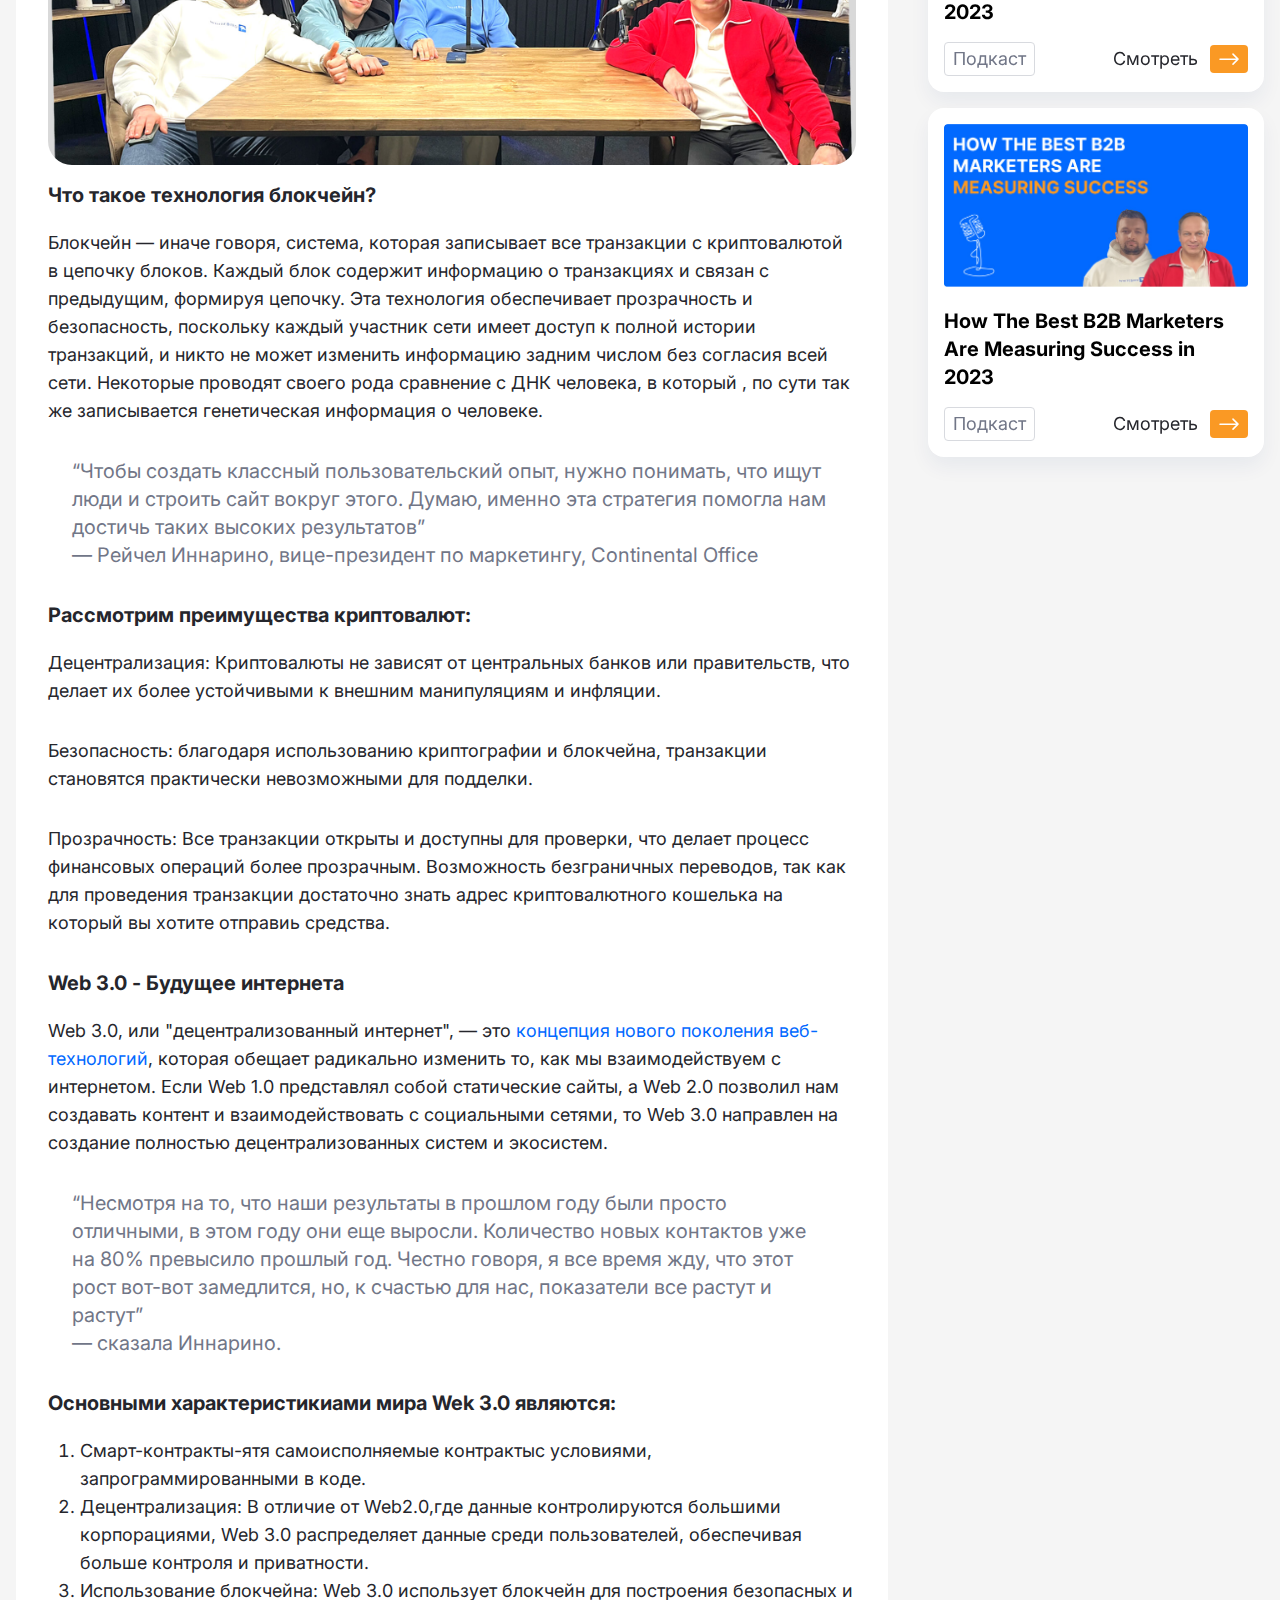
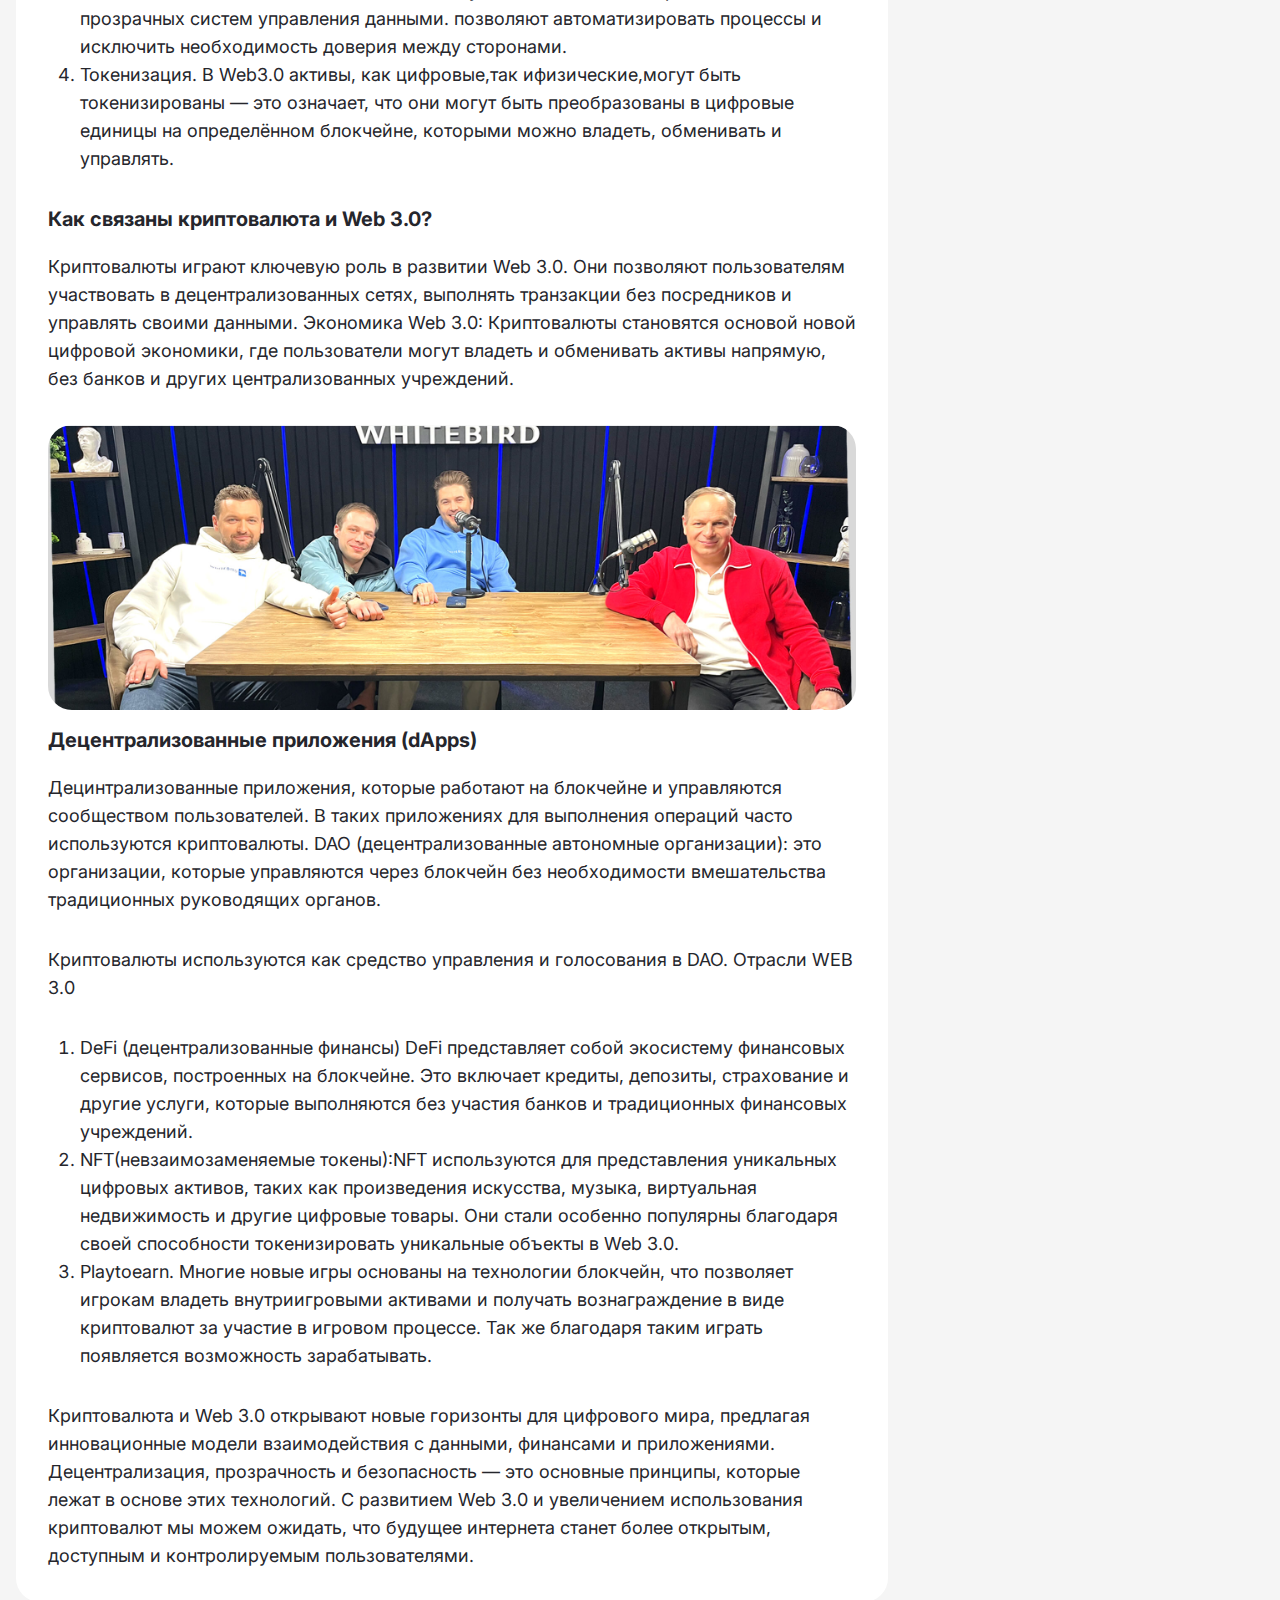
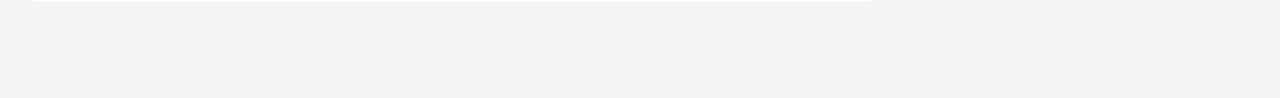
<file: single_episode.html>
<!DOCTYPE html>
<html lang="en">
<head>
    <meta charset="UTF-8">
    <meta name="viewport" content="width=device-width, initial-scale=1.0">
    <title>Document</title>
    <link rel="preconnect" href="https://fonts.googleapis.com">
    <link rel="preconnect" href="https://fonts.gstatic.com" crossorigin>
    <link href="https://fonts.googleapis.com/css2?family=Inter:ital,opsz,wght@0,14..32,100..900;1,14..32,100..900&display=swap" rel="stylesheet">
    <link rel="stylesheet" href="css/style.css">
</head>
<body>    
    <header class="wb-header">
        <a href="#" class="wb-header_logo">
            <img src="img/logo_WB.svg" alt="Обучение WB">
        </a>

        <a 
            href="https://t.me/Repetitor_info" 
            target="_blank" 
            rel="noopener noreferrer"
            class="wb-header_telegram-link"
        >
            <img 
                src="img/logo_telegram.svg" 
                alt="Телеграм @Repetitor_info"
                class="wb-header_telegram-link-logo"
            >
            <span class="wb-header_telegram-link-text">@Repetitor_info</span>
        </a>

        <div class="wb-header_search">
            <input type="search" name="wb-search" class="wb-header_search-field" placeholder="Найти выпуск">

            <div class="wb-header_search-results" style="display: none;">
                <a href="#" class="wb-header_search-results-item">Перевод средств</a>
                <a href="#" class="wb-header_search-results-item">Учим разбираться в крипте</a>
                <a href="#" class="wb-header_search-results-item">Криптозаймы в действии</a>
                <a href="#" class="wb-header_search-results-item">Стейкинг криптовалют с прибылью</a>
                <a href="#" class="wb-header_search-results-item">Перевод средств</a>
            </div>
        </div>
    </header>

    <main>
        <section class="wb-article">
            <div class="wb-article_container">                
                <div class="wb-article_wrapper">
                    <article class="wb-article_content">                        
                        <div class="wb-article_content-top">                            
                            <a 
                                class="wb-article_back-button"
                                href="#"
                            >
                                <svg width="24" height="25" viewBox="0 0 24 25" fill="none" xmlns="http://www.w3.org/2000/svg">
                                    <path d="M15.2722 20.1529L7.27148 12.1522L15.2722 4.15144" stroke="#0169FF" stroke-width="2.18182" stroke-linecap="round" stroke-linejoin="round"/>
                                </svg>                    
                            </a>

                            <h1>How the best b2b marketers are measuring success</h1>
                        </div>

                        <div class="wb-article_youtube-wrapper">
                            <iframe 
                                class="wb-article_youtube-iframe" 
                                src="https://www.youtube.com/embed/C43p8h99Cs0" 
                                title="YouTube video"
                                frameborder="0" 
                                allowfullscreen
                            ></iframe>
                        </div>

                        <div class="wb-article_share">
                            <h2 class="wb-article_share-title">Поделиться</h2>

                            <div class="wb-article_share-container">
                                <a href="#" class="wb-article_share-icon" data-share="instagram">
                                    <svg width="20" height="21" viewBox="0 0 20 21" fill="none" xmlns="http://www.w3.org/2000/svg">
                                        <path d="M10 1.95294C12.6719 1.95294 12.9883 1.96466 14.0391 2.01154C15.0156 2.0545 15.543 2.21857 15.8945 2.35529C16.3594 2.53497 16.6953 2.75372 17.043 3.10138C17.3945 3.45294 17.6094 3.78497 17.7891 4.24982C17.9258 4.60138 18.0898 5.13263 18.1328 6.10529C18.1797 7.15997 18.1914 7.47638 18.1914 10.1443C18.1914 12.8162 18.1797 13.1326 18.1328 14.1834C18.0898 15.16 17.9258 15.6873 17.7891 16.0389C17.6094 16.5037 17.3906 16.8397 17.043 17.1873C16.6914 17.5389 16.3594 17.7537 15.8945 17.9334C15.543 18.0701 15.0117 18.2342 14.0391 18.2772C12.9844 18.324 12.668 18.3358 10 18.3358C7.32813 18.3358 7.01172 18.324 5.96094 18.2772C4.98438 18.2342 4.45703 18.0701 4.10547 17.9334C3.64063 17.7537 3.30469 17.535 2.95703 17.1873C2.60547 16.8358 2.39063 16.5037 2.21094 16.0389C2.07422 15.6873 1.91016 15.1561 1.86719 14.1834C1.82031 13.1287 1.80859 12.8123 1.80859 10.1443C1.80859 7.47247 1.82031 7.15607 1.86719 6.10529C1.91016 5.12872 2.07422 4.60138 2.21094 4.24982C2.39063 3.78497 2.60938 3.44904 2.95703 3.10138C3.30859 2.74982 3.64063 2.53497 4.10547 2.35529C4.45703 2.21857 4.98828 2.0545 5.96094 2.01154C7.01172 1.96466 7.32813 1.95294 10 1.95294ZM10 0.152161C7.28516 0.152161 6.94531 0.163879 5.87891 0.210754C4.81641 0.257629 4.08594 0.429504 3.45313 0.675598C2.79297 0.933411 2.23438 1.27325 1.67969 1.83185C1.12109 2.38654 0.78125 2.94513 0.523438 3.60138C0.277344 4.2381 0.105469 4.96466 0.0585938 6.02716C0.0117188 7.09747 0 7.43732 0 10.1522C0 12.867 0.0117188 13.2068 0.0585938 14.2733C0.105469 15.3358 0.277344 16.0662 0.523438 16.699C0.78125 17.3592 1.12109 17.9178 1.67969 18.4725C2.23438 19.0272 2.79297 19.3709 3.44922 19.6248C4.08594 19.8709 4.8125 20.0428 5.875 20.0897C6.94141 20.1365 7.28125 20.1483 9.99609 20.1483C12.7109 20.1483 13.0508 20.1365 14.1172 20.0897C15.1797 20.0428 15.9102 19.8709 16.543 19.6248C17.1992 19.3709 17.7578 19.0272 18.3125 18.4725C18.8672 17.9178 19.2109 17.3592 19.4648 16.7029C19.7109 16.0662 19.8828 15.3397 19.9297 14.2772C19.9766 13.2108 19.9883 12.8709 19.9883 10.1561C19.9883 7.44122 19.9766 7.10138 19.9297 6.03497C19.8828 4.97247 19.7109 4.242 19.4648 3.60919C19.2188 2.94513 18.8789 2.38654 18.3203 1.83185C17.7656 1.27716 17.207 0.933411 16.5508 0.679504C15.9141 0.433411 15.1875 0.261536 14.125 0.214661C13.0547 0.163879 12.7148 0.152161 10 0.152161Z" fill="#717687"/>
                                        <path d="M10 5.01544C7.16406 5.01544 4.86328 7.31622 4.86328 10.1522C4.86328 12.9881 7.16406 15.2889 10 15.2889C12.8359 15.2889 15.1367 12.9881 15.1367 10.1522C15.1367 7.31622 12.8359 5.01544 10 5.01544ZM10 13.4842C8.16016 13.4842 6.66797 11.992 6.66797 10.1522C6.66797 8.31232 8.16016 6.82013 10 6.82013C11.8398 6.82013 13.332 8.31232 13.332 10.1522C13.332 11.992 11.8398 13.4842 10 13.4842Z" fill="#717687"/>
                                        <path d="M16.5391 4.81247C16.5391 5.47653 16 6.01169 15.3398 6.01169C14.6758 6.01169 14.1406 5.47263 14.1406 4.81247C14.1406 4.14841 14.6797 3.61325 15.3398 3.61325C16 3.61325 16.5391 4.15231 16.5391 4.81247Z" fill="#717687"/>
                                    </svg>
                                </a>
                                
                                <a href="#" class="wb-article_share-icon" data-share="facebook">
                                    <svg width="20" height="21" viewBox="0 0 20 21" fill="none" xmlns="http://www.w3.org/2000/svg">
                                        <g clip-path="url(#clip0_180_19809)"><path d="M20 10.1522C20 4.62931 15.5229 0.152161 10 0.152161C4.47715 0.152161 0 4.62931 0 10.1522C0 15.1434 3.65684 19.2805 8.4375 20.0307V13.0428H5.89844V10.1522H8.4375V7.94904C8.4375 5.44279 9.93047 4.05841 12.2146 4.05841C13.3084 4.05841 14.4531 4.25372 14.4531 4.25372V6.71466H13.1922C11.95 6.71466 11.5625 7.48556 11.5625 8.27716V10.1522H14.3359L13.8926 13.0428H11.5625V20.0307C16.3432 19.2805 20 15.1434 20 10.1522Z" fill="#717687" /></g>
                                        <defs><clipPath id="clip0_180_19809"><rect width="20" height="20" fill="white" transform="translate(0 0.152161)" /></clipPath></defs>
                                    </svg>
                                </a>
                                
                                <a href="#" class="wb-article_share-icon" data-share="viber">
                                    <svg width="20" height="21" viewBox="0 0 20 21" fill="none" xmlns="http://www.w3.org/2000/svg"><g clip-path="url(#clip0_180_19812)"><path d="M17.1171 2.46079C16.6348 2.02925 14.7055 0.607703 10.3647 0.582319C10.3647 0.582319 5.26242 0.277699 2.77472 2.56232C1.37856 3.95848 0.896246 5.96388 0.845477 8.47696C0.794707 10.9901 0.718559 15.6862 5.26242 16.9808V18.9355C5.26242 18.9355 5.23704 19.7224 5.74473 19.8747C6.37935 20.0778 6.73473 19.4685 7.34396 18.8339C7.67397 18.4785 8.13089 17.9708 8.46089 17.5647C11.5578 17.8185 13.944 17.2347 14.2232 17.1331C14.8578 16.9301 18.3863 16.4731 18.9702 11.777C19.5794 6.90311 18.7163 3.83156 17.1171 2.46079ZM17.6502 11.3962C17.1679 15.3308 14.2994 15.5847 13.7663 15.737C13.5378 15.8131 11.4563 16.3208 8.81628 16.1685C8.81628 16.1685 6.86166 18.5293 6.22704 19.1639C6.1255 19.2655 6.02396 19.2908 5.94781 19.2908C5.84627 19.2655 5.82088 19.1385 5.82088 18.9608C5.82088 18.707 5.84627 15.7116 5.84627 15.7116C2.01318 14.6454 2.24164 10.6347 2.26702 8.52773C2.31779 6.4208 2.69857 4.72002 3.86626 3.55233C5.97319 1.64847 10.314 1.9277 10.314 1.9277C13.9694 1.95309 15.7209 3.04463 16.1271 3.4254C17.4471 4.5931 18.1325 7.36004 17.6502 11.3962Z" fill="#717687"/><path d="M12.1423 8.37525C12.0915 7.4106 11.6092 6.90288 10.6699 6.85211" stroke="#717687" stroke-width="0.533662" stroke-linecap="round" stroke-linejoin="round"/><path d="M13.4115 8.78147C13.4369 7.89297 13.1577 7.1314 12.6246 6.54753C12.0661 5.93828 11.3045 5.60826 10.3398 5.5321" stroke="#717687" stroke-width="0.533662" stroke-linecap="round" stroke-linejoin="round"/><path d="M14.6807 9.28879C14.6807 7.74026 14.1984 6.52175 13.2845 5.63325C12.3706 4.74475 11.2282 4.28781 9.85742 4.28781" stroke="#717687" stroke-width="0.533662" stroke-linecap="round" stroke-linejoin="round"/><path d="M10.7194 11.6496C10.7194 11.6496 11.0747 11.675 11.2524 11.4465L11.6078 10.9896C11.7855 10.7612 12.1917 10.6088 12.6232 10.8373C12.8517 10.9642 13.2578 11.2181 13.5117 11.4211C13.7909 11.6242 14.3494 12.0812 14.3494 12.0812C14.6286 12.3096 14.6794 12.6396 14.5017 12.995C14.324 13.325 14.0701 13.6296 13.7401 13.9089C13.4863 14.1373 13.2324 14.2389 12.9786 14.2896H12.8771C12.7755 14.2896 12.6486 14.2642 12.547 14.2389C12.1663 14.1373 11.5317 13.8581 10.4401 13.2742C9.75473 12.8935 9.17089 12.4873 8.68858 12.1065C8.43473 11.9035 8.1555 11.675 7.90165 11.3958L7.80011 11.2942C7.52088 11.015 7.29241 10.7612 7.08934 10.5073C6.70857 10.025 6.30241 9.44114 5.92164 8.75575C5.33779 7.6896 5.05856 7.05498 4.95702 6.64883C4.93164 6.54729 4.90625 6.44575 4.90625 6.31883V6.21728C4.93163 5.96344 5.05856 5.70959 5.28702 5.45574C5.56625 5.15112 5.87087 4.89728 6.20087 4.6942C6.55626 4.51651 6.88626 4.56728 7.11472 4.84651C7.11472 4.84651 7.57165 5.40498 7.77473 5.68421C7.95242 5.93806 8.20626 6.34421 8.35857 6.57267C8.58703 6.97883 8.43473 7.41037 8.23165 7.58806L7.77473 7.94345C7.54626 8.12114 7.57164 8.47653 7.57164 8.47653C7.57164 8.47653 8.20627 10.9896 10.7194 11.6496Z" fill="#717687"/></g><defs><clipPath id="clip0_180_19812"><rect width="20" height="20" fill="white" transform="translate(0 0.152161)"/></clipPath></defs></svg>
                                </a>

                                <a href="#" class="wb-article_share-icon" data-share="youtube">
                                    <svg width="20" height="21" viewBox="0 0 20 21" fill="none" xmlns="http://www.w3.org/2000/svg">
                                        <path d="M19.8008 6.15201C19.8008 6.15201 19.6055 4.7731 19.0039 4.16763C18.2422 3.37076 17.3906 3.36685 17 3.31998C14.2031 3.11685 10.0039 3.11685 10.0039 3.11685H9.99609C9.99609 3.11685 5.79688 3.11685 3 3.31998C2.60938 3.36685 1.75781 3.37076 0.996094 4.16763C0.394531 4.7731 0.203125 6.15201 0.203125 6.15201C0.203125 6.15201 0 7.7731 0 9.39029V10.9059C0 12.5231 0.199219 14.1442 0.199219 14.1442C0.199219 14.1442 0.394531 15.5231 0.992187 16.1286C1.75391 16.9254 2.75391 16.8981 3.19922 16.984C4.80078 17.1364 10 17.1833 10 17.1833C10 17.1833 14.2031 17.1754 17 16.9762C17.3906 16.9294 18.2422 16.9254 19.0039 16.1286C19.6055 15.5231 19.8008 14.1442 19.8008 14.1442C19.8008 14.1442 20 12.527 20 10.9059V9.39029C20 7.7731 19.8008 6.15201 19.8008 6.15201ZM7.93359 12.7458V7.12466L13.3359 9.94498L7.93359 12.7458Z" fill="#717687"/>
                                    </svg>
                                </a>

                                <a href="#" class="wb-article_share-icon" data-share="twitter">
                                    <svg width="20" height="20" viewBox="0 0 20 20" fill="none" xmlns="http://www.w3.org/2000/svg">
                                        <path d="M11.7459 8.74923L18.5716 0.985504H16.9543L11.0249 7.72525L6.29252 0.985504H0.833008L7.99088 11.1781L0.833008 19.3188H2.45027L8.7081 12.1998L13.7068 19.3188H19.1663L11.7459 8.74923ZM9.53008 11.2675L8.80373 10.252L3.03348 2.17854H5.51793L10.1761 8.69651L10.8994 9.7121L16.9536 18.184H14.4691L9.53008 11.2675Z" fill="#717687"/>
                                    </svg>
                                </a>

                                <a href="#" class="wb-article_share-icon" data-share="telegram">
                                    <svg width="20" height="21" viewBox="0 0 20 21" fill="none" xmlns="http://www.w3.org/2000/svg">
                                        <g clip-path="url(#clip0_180_19828)"><path fill-rule="evenodd" clip-rule="evenodd" d="M20 10.1522C20 15.675 15.5228 20.1522 10 20.1522C4.47715 20.1522 0 15.675 0 10.1522C0 4.62931 4.47715 0.152161 10 0.152161C15.5228 0.152161 20 4.62931 20 10.1522ZM10.3576 7.53511C9.38499 7.93967 7.44107 8.777 4.52587 10.0471C4.05248 10.2354 3.8045 10.4195 3.78193 10.5996C3.74378 10.9039 4.12488 11.0238 4.64385 11.1869C4.71444 11.2091 4.78759 11.2321 4.86257 11.2565C5.37315 11.4225 6.05998 11.6166 6.41703 11.6244C6.74091 11.6314 7.10239 11.4978 7.50149 11.2238C10.2253 9.38517 11.6313 8.45584 11.7195 8.43581C11.7818 8.42167 11.8681 8.4039 11.9266 8.45587C11.9851 8.50784 11.9793 8.60627 11.9731 8.63267C11.9354 8.79362 10.4394 10.1844 9.66521 10.9042C9.42387 11.1285 9.25268 11.2877 9.21769 11.324C9.13929 11.4055 9.05939 11.4825 8.9826 11.5565C8.50826 12.0138 8.15255 12.3567 9.0023 12.9167C9.41065 13.1858 9.73742 13.4083 10.0634 13.6303C10.4194 13.8727 10.7745 14.1146 11.234 14.4157C11.351 14.4925 11.4628 14.5722 11.5717 14.6498C11.986 14.9451 12.3582 15.2105 12.8181 15.1682C13.0853 15.1436 13.3613 14.8923 13.5015 14.143C13.8328 12.372 14.484 8.53472 14.6345 6.95348C14.6477 6.81494 14.6311 6.63764 14.6177 6.55981C14.6044 6.48198 14.5766 6.37109 14.4754 6.289C14.3556 6.19178 14.1707 6.17128 14.0879 6.17274C13.7118 6.17936 13.1347 6.38002 10.3576 7.53511Z" fill="#717687"></g><defs><clippath id="clip0_180_19828"><rect width="20" height="20" fill="white" transform="translate(0 0.152161)"></clippath></defs>
                                    </svg>
                                </a>

                            </div>
                        </div>

                        <div class="wb-article_inner">
                            <h2 id="section-1">Что такое криптовалюта. Знакомство с миром Web 3.0</h2>

                            <p>Криптовалюта и Web 3.0 — два взаимосвязанных явления, которые в последние годы становятся всё более популярными и обсуждаемыми. Они обещают революционизировать способы, которыми мы взаимодействуем с интернетом и финансами, предлагая новые модели децентрализованных и более безопасных технологий. В этой статье мы рассмотрим, что такое криптовалюта, что такое Web 3.0, и какие возможности открываются перед нами в этой новой цифровой эпохе.</p>

                            <h2 id="section-2">Что такое криптовалюта?</h2>

                            <p>Криптовалюта — это цифровая или виртуальная валюта. В отличие от традиционных валют, таких как доллар или евро, криптовалюты не контролируются никаким центральным банком или правительством. Они децентрализованы и основаны на технологии блокчейн. Так же в мире криптовалют существует альтернатива классическому доллару США - USDT их называют ещё стейблканы. так как их курс независит от чего-либо и является фактически неизменным, что позволяет пользователям удобно хранить криптовалюту в некой , базовой форме.</p>

                            <p>Самой известной криптовалютой б которую ещё называют индексом в мире крипты явдяется Bitcoin. Монета с собственным блокчейном, про эту технологию мы подробнее поговорим с следующей статье.</p>

                            <picture>
                                <source srcset="img/wb-article_desk.jpg" media="(min-width: 768px)">
                                <img class="wb-article_image" src="img/wb-article_mob.jpg" alt="WhiteBird Podcast" />
                            </picture>

                            <h2 id="section-3">Что такое технология блокчейн?</h2>

                            <p>Блокчейн — иначе говоря, система, которая записывает все транзакции с криптовалютой в цепочку блоков. Каждый блок содержит информацию о транзакциях и связан с предыдущим, формируя цепочку. Эта технология обеспечивает прозрачность и безопасность, поскольку каждый участник сети имеет доступ к полной истории транзакций, и никто не может изменить информацию задним числом без согласия всей сети. Некоторые проводят своего рода сравнение с ДНК человека, в который , по сути так же записывается генетическая информация о человеке.</p>

                            <blockquote>
                                <p>“Чтобы создать классный пользовательский опыт, нужно понимать, что ищут люди и строить сайт вокруг этого. Думаю, именно эта стратегия помогла нам достичь таких высоких результатов”</p>
                                <footer>— Рейчел Иннарино, вице-президент по маркетингу, Continental Office</footer>
                            </blockquote>

                            <h2 id="section-4">Рассмотрим преимущества криптовалют:</h2>

                            <p>Децентрализация: Криптовалюты не зависят от центральных банков или правительств, что делает их более устойчивыми к внешним манипуляциям и инфляции.</p>

                            <p>Безопасность: благодаря использованию криптографии и блокчейна, транзакции становятся практически невозможными для подделки.</p>

                            <p>Прозрачность: Все транзакции открыты и доступны для проверки, что делает процесс финансовых операций более прозрачным. Возможность безграничных переводов, так как для проведения транзакции достаточно знать адрес криптовалютного кошелька на который вы хотите отправиь средства.</p>

                            <h2 id="section-5">Web 3.0 - Будущее интернета</h2>

                            <p>Web 3.0, или "децентрализованный интернет", — это <a href="#">концепция нового поколения веб-технологий</a>, которая обещает радикально изменить то, как мы взаимодействуем с интернетом. Если Web 1.0 представлял собой статические сайты, а Web 2.0 позволил нам создавать контент и взаимодействовать с социальными сетями, то Web 3.0 направлен на создание полностью децентрализованных систем и экосистем.</p>

                            <blockquote>
                                <p>“Несмотря на то, что наши результаты в прошлом году были просто отличными, в этом году они еще выросли. Количество новых контактов уже на 80% превысило прошлый год. Честно говоря, я все время жду, что этот рост вот-вот замедлится, но, к счастью для нас, показатели все растут и растут”</p>
                                <footer>— сказала Иннарино.</footer>
                            </blockquote>

                            <h2 id="section-6">Основными характеристикиами мира Wek 3.0 являются:</h2>

                            <ol>
                                <li>Смарт-контракты-ятя самоисполняемые контрактыс условиями, запрограммированными в коде.</li>
                                <li>Децентрализация: В отличие от Web2.0,где данные контролируются большими корпорациями, Web 3.0 распределяет данные среди пользователей, обеспечивая больше контроля и приватности.</li>
                                <li>Использование блокчейна: Web 3.0 использует блокчейн для построения безопасных и прозрачных систем управления данными. позволяют автоматизировать процессы и исключить необходимость доверия между сторонами.</li>
                                <li>Токенизация. В Web3.0 активы, как цифровые,так ифизические,могут быть токенизированы — это означает, что они могут быть преобразованы в цифровые единицы на определённом блокчейне, которыми можно владеть, обменивать и управлять.</li>
                            </ol>

                            <h2 id="section-7">Как связаны криптовалюта и Web 3.0?</h2>

                            <p>Криптовалюты играют ключевую роль в развитии Web 3.0. Они позволяют пользователям участвовать в децентрализованных сетях, выполнять транзакции без посредников и управлять своими данными. Экономика Web 3.0: Криптовалюты становятся основой новой цифровой экономики, где пользователи могут владеть и обменивать активы напрямую, без банков и других централизованных учреждений.</p>

                            <picture>
                                <source srcset="img/wb-article_desk.jpg" media="(min-width: 768px)">
                                <img class="wb-article_image" src="img/wb-article_mob.jpg" alt="WhiteBird Podcast" />
                            </picture>

                            <h2 id="section-8">Децентрализованные приложения (dApps)</h2>

                            <p>Децинтрализованные приложения, которые работают на блокчейне и управляются сообществом пользователей. В таких приложениях для выполнения операций часто используются криптовалюты. DAO (децентрализованные автономные организации): это организации, которые управляются через блокчейн без необходимости вмешательства традиционных руководящих органов.</p>

                            <p>Криптовалюты используются как средство управления и голосования в DAO. Отрасли WEB 3.0</p>

                            <ol>
                                <li>DeFi (децентрализованные финансы) DeFi представляет собой экосистему финансовых сервисов, построенных на блокчейне. Это включает кредиты, депозиты, страхование и другие услуги, которые выполняются без участия банков и традиционных финансовых учреждений.</li>
                                <li>NFT(невзаимозаменяемые токены):NFT используются для представления уникальных цифровых активов, таких как произведения искусства, музыка, виртуальная недвижимость и другие цифровые товары. Они стали особенно популярны благодаря своей способности токенизировать уникальные объекты в Web 3.0.</li>
                                <li>Playtoearn. Многие новые игры основаны на технологии блокчейн, что позволяет игрокам владеть внутриигровыми активами и получать вознаграждение в виде криптовалют за участие в игровом процессе. Так же благодаря таким играть появляется возможность зарабатывать.</li>
                            </ol>

                            <p>Криптовалюта и Web 3.0 открывают новые горизонты для цифрового мира, предлагая инновационные модели взаимодействия с данными, финансами и приложениями. Децентрализация, прозрачность и безопасность — это основные принципы, которые лежат в основе этих технологий. С развитием Web 3.0 и увеличением использования криптовалют мы можем ожидать, что будущее интернета станет более открытым, доступным и контролируемым пользователями.</p>
                        </div>


                    </article>

                    <aside class="wb-article_sidebar">
                        <div class="wb-article_sidebar-desktop">
                            <div class="wb-article_share">
                                <h2 class="wb-article_share-title">Поделиться</h2>

                                <div class="wb-article_share-container">
                                    <a href="#" class="wb-article_share-icon" data-share="instagram">
                                        <svg width="20" height="21" viewBox="0 0 20 21" fill="none" xmlns="http://www.w3.org/2000/svg">
                                            <path d="M10 1.95294C12.6719 1.95294 12.9883 1.96466 14.0391 2.01154C15.0156 2.0545 15.543 2.21857 15.8945 2.35529C16.3594 2.53497 16.6953 2.75372 17.043 3.10138C17.3945 3.45294 17.6094 3.78497 17.7891 4.24982C17.9258 4.60138 18.0898 5.13263 18.1328 6.10529C18.1797 7.15997 18.1914 7.47638 18.1914 10.1443C18.1914 12.8162 18.1797 13.1326 18.1328 14.1834C18.0898 15.16 17.9258 15.6873 17.7891 16.0389C17.6094 16.5037 17.3906 16.8397 17.043 17.1873C16.6914 17.5389 16.3594 17.7537 15.8945 17.9334C15.543 18.0701 15.0117 18.2342 14.0391 18.2772C12.9844 18.324 12.668 18.3358 10 18.3358C7.32813 18.3358 7.01172 18.324 5.96094 18.2772C4.98438 18.2342 4.45703 18.0701 4.10547 17.9334C3.64063 17.7537 3.30469 17.535 2.95703 17.1873C2.60547 16.8358 2.39063 16.5037 2.21094 16.0389C2.07422 15.6873 1.91016 15.1561 1.86719 14.1834C1.82031 13.1287 1.80859 12.8123 1.80859 10.1443C1.80859 7.47247 1.82031 7.15607 1.86719 6.10529C1.91016 5.12872 2.07422 4.60138 2.21094 4.24982C2.39063 3.78497 2.60938 3.44904 2.95703 3.10138C3.30859 2.74982 3.64063 2.53497 4.10547 2.35529C4.45703 2.21857 4.98828 2.0545 5.96094 2.01154C7.01172 1.96466 7.32813 1.95294 10 1.95294ZM10 0.152161C7.28516 0.152161 6.94531 0.163879 5.87891 0.210754C4.81641 0.257629 4.08594 0.429504 3.45313 0.675598C2.79297 0.933411 2.23438 1.27325 1.67969 1.83185C1.12109 2.38654 0.78125 2.94513 0.523438 3.60138C0.277344 4.2381 0.105469 4.96466 0.0585938 6.02716C0.0117188 7.09747 0 7.43732 0 10.1522C0 12.867 0.0117188 13.2068 0.0585938 14.2733C0.105469 15.3358 0.277344 16.0662 0.523438 16.699C0.78125 17.3592 1.12109 17.9178 1.67969 18.4725C2.23438 19.0272 2.79297 19.3709 3.44922 19.6248C4.08594 19.8709 4.8125 20.0428 5.875 20.0897C6.94141 20.1365 7.28125 20.1483 9.99609 20.1483C12.7109 20.1483 13.0508 20.1365 14.1172 20.0897C15.1797 20.0428 15.9102 19.8709 16.543 19.6248C17.1992 19.3709 17.7578 19.0272 18.3125 18.4725C18.8672 17.9178 19.2109 17.3592 19.4648 16.7029C19.7109 16.0662 19.8828 15.3397 19.9297 14.2772C19.9766 13.2108 19.9883 12.8709 19.9883 10.1561C19.9883 7.44122 19.9766 7.10138 19.9297 6.03497C19.8828 4.97247 19.7109 4.242 19.4648 3.60919C19.2188 2.94513 18.8789 2.38654 18.3203 1.83185C17.7656 1.27716 17.207 0.933411 16.5508 0.679504C15.9141 0.433411 15.1875 0.261536 14.125 0.214661C13.0547 0.163879 12.7148 0.152161 10 0.152161Z" fill="#717687"/>
                                            <path d="M10 5.01544C7.16406 5.01544 4.86328 7.31622 4.86328 10.1522C4.86328 12.9881 7.16406 15.2889 10 15.2889C12.8359 15.2889 15.1367 12.9881 15.1367 10.1522C15.1367 7.31622 12.8359 5.01544 10 5.01544ZM10 13.4842C8.16016 13.4842 6.66797 11.992 6.66797 10.1522C6.66797 8.31232 8.16016 6.82013 10 6.82013C11.8398 6.82013 13.332 8.31232 13.332 10.1522C13.332 11.992 11.8398 13.4842 10 13.4842Z" fill="#717687"/>
                                            <path d="M16.5391 4.81247C16.5391 5.47653 16 6.01169 15.3398 6.01169C14.6758 6.01169 14.1406 5.47263 14.1406 4.81247C14.1406 4.14841 14.6797 3.61325 15.3398 3.61325C16 3.61325 16.5391 4.15231 16.5391 4.81247Z" fill="#717687"/>
                                        </svg>
                                    </a>
                                    
                                    <a href="#" class="wb-article_share-icon" data-share="facebook">
                                        <svg width="20" height="21" viewBox="0 0 20 21" fill="none" xmlns="http://www.w3.org/2000/svg">
                                            <g clip-path="url(#clip0_180_19809)"><path d="M20 10.1522C20 4.62931 15.5229 0.152161 10 0.152161C4.47715 0.152161 0 4.62931 0 10.1522C0 15.1434 3.65684 19.2805 8.4375 20.0307V13.0428H5.89844V10.1522H8.4375V7.94904C8.4375 5.44279 9.93047 4.05841 12.2146 4.05841C13.3084 4.05841 14.4531 4.25372 14.4531 4.25372V6.71466H13.1922C11.95 6.71466 11.5625 7.48556 11.5625 8.27716V10.1522H14.3359L13.8926 13.0428H11.5625V20.0307C16.3432 19.2805 20 15.1434 20 10.1522Z" fill="#717687" /></g>
                                            <defs><clipPath id="clip0_180_19809"><rect width="20" height="20" fill="white" transform="translate(0 0.152161)" /></clipPath></defs>
                                        </svg>
                                    </a>
                                    
                                    <a href="#" class="wb-article_share-icon" data-share="viber">
                                        <svg width="20" height="21" viewBox="0 0 20 21" fill="none" xmlns="http://www.w3.org/2000/svg"><g clip-path="url(#clip0_180_19812)"><path d="M17.1171 2.46079C16.6348 2.02925 14.7055 0.607703 10.3647 0.582319C10.3647 0.582319 5.26242 0.277699 2.77472 2.56232C1.37856 3.95848 0.896246 5.96388 0.845477 8.47696C0.794707 10.9901 0.718559 15.6862 5.26242 16.9808V18.9355C5.26242 18.9355 5.23704 19.7224 5.74473 19.8747C6.37935 20.0778 6.73473 19.4685 7.34396 18.8339C7.67397 18.4785 8.13089 17.9708 8.46089 17.5647C11.5578 17.8185 13.944 17.2347 14.2232 17.1331C14.8578 16.9301 18.3863 16.4731 18.9702 11.777C19.5794 6.90311 18.7163 3.83156 17.1171 2.46079ZM17.6502 11.3962C17.1679 15.3308 14.2994 15.5847 13.7663 15.737C13.5378 15.8131 11.4563 16.3208 8.81628 16.1685C8.81628 16.1685 6.86166 18.5293 6.22704 19.1639C6.1255 19.2655 6.02396 19.2908 5.94781 19.2908C5.84627 19.2655 5.82088 19.1385 5.82088 18.9608C5.82088 18.707 5.84627 15.7116 5.84627 15.7116C2.01318 14.6454 2.24164 10.6347 2.26702 8.52773C2.31779 6.4208 2.69857 4.72002 3.86626 3.55233C5.97319 1.64847 10.314 1.9277 10.314 1.9277C13.9694 1.95309 15.7209 3.04463 16.1271 3.4254C17.4471 4.5931 18.1325 7.36004 17.6502 11.3962Z" fill="#717687"/><path d="M12.1423 8.37525C12.0915 7.4106 11.6092 6.90288 10.6699 6.85211" stroke="#717687" stroke-width="0.533662" stroke-linecap="round" stroke-linejoin="round"/><path d="M13.4115 8.78147C13.4369 7.89297 13.1577 7.1314 12.6246 6.54753C12.0661 5.93828 11.3045 5.60826 10.3398 5.5321" stroke="#717687" stroke-width="0.533662" stroke-linecap="round" stroke-linejoin="round"/><path d="M14.6807 9.28879C14.6807 7.74026 14.1984 6.52175 13.2845 5.63325C12.3706 4.74475 11.2282 4.28781 9.85742 4.28781" stroke="#717687" stroke-width="0.533662" stroke-linecap="round" stroke-linejoin="round"/><path d="M10.7194 11.6496C10.7194 11.6496 11.0747 11.675 11.2524 11.4465L11.6078 10.9896C11.7855 10.7612 12.1917 10.6088 12.6232 10.8373C12.8517 10.9642 13.2578 11.2181 13.5117 11.4211C13.7909 11.6242 14.3494 12.0812 14.3494 12.0812C14.6286 12.3096 14.6794 12.6396 14.5017 12.995C14.324 13.325 14.0701 13.6296 13.7401 13.9089C13.4863 14.1373 13.2324 14.2389 12.9786 14.2896H12.8771C12.7755 14.2896 12.6486 14.2642 12.547 14.2389C12.1663 14.1373 11.5317 13.8581 10.4401 13.2742C9.75473 12.8935 9.17089 12.4873 8.68858 12.1065C8.43473 11.9035 8.1555 11.675 7.90165 11.3958L7.80011 11.2942C7.52088 11.015 7.29241 10.7612 7.08934 10.5073C6.70857 10.025 6.30241 9.44114 5.92164 8.75575C5.33779 7.6896 5.05856 7.05498 4.95702 6.64883C4.93164 6.54729 4.90625 6.44575 4.90625 6.31883V6.21728C4.93163 5.96344 5.05856 5.70959 5.28702 5.45574C5.56625 5.15112 5.87087 4.89728 6.20087 4.6942C6.55626 4.51651 6.88626 4.56728 7.11472 4.84651C7.11472 4.84651 7.57165 5.40498 7.77473 5.68421C7.95242 5.93806 8.20626 6.34421 8.35857 6.57267C8.58703 6.97883 8.43473 7.41037 8.23165 7.58806L7.77473 7.94345C7.54626 8.12114 7.57164 8.47653 7.57164 8.47653C7.57164 8.47653 8.20627 10.9896 10.7194 11.6496Z" fill="#717687"/></g><defs><clipPath id="clip0_180_19812"><rect width="20" height="20" fill="white" transform="translate(0 0.152161)"/></clipPath></defs></svg>
                                    </a>

                                    <a href="#" class="wb-article_share-icon" data-share="youtube">
                                        <svg width="20" height="21" viewBox="0 0 20 21" fill="none" xmlns="http://www.w3.org/2000/svg">
                                            <path d="M19.8008 6.15201C19.8008 6.15201 19.6055 4.7731 19.0039 4.16763C18.2422 3.37076 17.3906 3.36685 17 3.31998C14.2031 3.11685 10.0039 3.11685 10.0039 3.11685H9.99609C9.99609 3.11685 5.79688 3.11685 3 3.31998C2.60938 3.36685 1.75781 3.37076 0.996094 4.16763C0.394531 4.7731 0.203125 6.15201 0.203125 6.15201C0.203125 6.15201 0 7.7731 0 9.39029V10.9059C0 12.5231 0.199219 14.1442 0.199219 14.1442C0.199219 14.1442 0.394531 15.5231 0.992187 16.1286C1.75391 16.9254 2.75391 16.8981 3.19922 16.984C4.80078 17.1364 10 17.1833 10 17.1833C10 17.1833 14.2031 17.1754 17 16.9762C17.3906 16.9294 18.2422 16.9254 19.0039 16.1286C19.6055 15.5231 19.8008 14.1442 19.8008 14.1442C19.8008 14.1442 20 12.527 20 10.9059V9.39029C20 7.7731 19.8008 6.15201 19.8008 6.15201ZM7.93359 12.7458V7.12466L13.3359 9.94498L7.93359 12.7458Z" fill="#717687"/>
                                        </svg>
                                    </a>

                                    <a href="#" class="wb-article_share-icon" data-share="twitter">
                                        <svg width="20" height="20" viewBox="0 0 20 20" fill="none" xmlns="http://www.w3.org/2000/svg">
                                            <path d="M11.7459 8.74923L18.5716 0.985504H16.9543L11.0249 7.72525L6.29252 0.985504H0.833008L7.99088 11.1781L0.833008 19.3188H2.45027L8.7081 12.1998L13.7068 19.3188H19.1663L11.7459 8.74923ZM9.53008 11.2675L8.80373 10.252L3.03348 2.17854H5.51793L10.1761 8.69651L10.8994 9.7121L16.9536 18.184H14.4691L9.53008 11.2675Z" fill="#717687"/>
                                        </svg>
                                    </a>

                                    <a href="#" class="wb-article_share-icon" data-share="telegram">
                                        <svg width="20" height="21" viewBox="0 0 20 21" fill="none" xmlns="http://www.w3.org/2000/svg">
                                            <g clip-path="url(#clip0_180_19828)"><path fill-rule="evenodd" clip-rule="evenodd" d="M20 10.1522C20 15.675 15.5228 20.1522 10 20.1522C4.47715 20.1522 0 15.675 0 10.1522C0 4.62931 4.47715 0.152161 10 0.152161C15.5228 0.152161 20 4.62931 20 10.1522ZM10.3576 7.53511C9.38499 7.93967 7.44107 8.777 4.52587 10.0471C4.05248 10.2354 3.8045 10.4195 3.78193 10.5996C3.74378 10.9039 4.12488 11.0238 4.64385 11.1869C4.71444 11.2091 4.78759 11.2321 4.86257 11.2565C5.37315 11.4225 6.05998 11.6166 6.41703 11.6244C6.74091 11.6314 7.10239 11.4978 7.50149 11.2238C10.2253 9.38517 11.6313 8.45584 11.7195 8.43581C11.7818 8.42167 11.8681 8.4039 11.9266 8.45587C11.9851 8.50784 11.9793 8.60627 11.9731 8.63267C11.9354 8.79362 10.4394 10.1844 9.66521 10.9042C9.42387 11.1285 9.25268 11.2877 9.21769 11.324C9.13929 11.4055 9.05939 11.4825 8.9826 11.5565C8.50826 12.0138 8.15255 12.3567 9.0023 12.9167C9.41065 13.1858 9.73742 13.4083 10.0634 13.6303C10.4194 13.8727 10.7745 14.1146 11.234 14.4157C11.351 14.4925 11.4628 14.5722 11.5717 14.6498C11.986 14.9451 12.3582 15.2105 12.8181 15.1682C13.0853 15.1436 13.3613 14.8923 13.5015 14.143C13.8328 12.372 14.484 8.53472 14.6345 6.95348C14.6477 6.81494 14.6311 6.63764 14.6177 6.55981C14.6044 6.48198 14.5766 6.37109 14.4754 6.289C14.3556 6.19178 14.1707 6.17128 14.0879 6.17274C13.7118 6.17936 13.1347 6.38002 10.3576 7.53511Z" fill="#717687"></g><defs><clippath id="clip0_180_19828"><rect width="20" height="20" fill="white" transform="translate(0 0.152161)"></clippath></defs>
                                        </svg>
                                    </a>
                                </div>
                            </div>

                            <div class="wb-article_headings">
                                <div data-id="section-1" class="wb-article_headings-item">Что такое криптовалюта. Знакомство с миром Web 3.0</div>
                                <div data-id="section-2" class="wb-article_headings-item">Что такое криптовалюта?</div>
                                <div data-id="section-3" class="wb-article_headings-item">Что такое технология блокчейн?</div>
                                <div data-id="section-4" class="wb-article_headings-item">Преимущества криптовалют</div>
                                <div data-id="section-5" class="wb-article_headings-item">Web 3.0 - Будущее интернета</div>
                                <div data-id="section-6" class="wb-article_headings-item">Основные характеристики мира Web 3.0</div>
                                <div data-id="section-7" class="wb-article_headings-item">Как связаны криптовалюта и Web 3.0?</div>
                                <div data-id="section-8" class="wb-article_headings-item">Децентрализованные приложения (dApps)</div>
                            </div>
                        </div>

                        <h2 class="wb-article_sidebar-news-title">Другие новости</h2>

                        <div class="wb-article_sidebar-news">
                            <div class="wb-article_sidebar-news-item">
                                <div class="wb-article_sidebar-news-item-preview">
                                    <img class="wb-article_sidebar-news-item-preview-image" src="img/wb-release_image.jpg" alt="How The Best B2B Marketers Are Measuring Success in 2023">
                                </div>

                                <div class="wb-article_sidebar-news-item-right">
                                    <h3 class="wb-article_sidebar-news-item-title">How The Best B2B Marketers Are Measuring Success in 2023</h3>

                                    <div class="wb-article_sidebar-news-item-bottom">
                                        <div class="wb-article_sidebar-news-item-bottom-type">
                                            Подкаст
                                        </div>

                                        <a class="wb-article_sidebar-news-item-bottom-link" href="#">
                                            <span class="wb-article_sidebar-news-item-bottom-link-text">Смотреть</span>
                                            <span class="wb-article_sidebar-news-item-bottom-link-arrow"></span>
                                        </a>
                                    </div>
                                </div>
                            </div>

                            <div class="wb-article_sidebar-news-item">
                                <div class="wb-article_sidebar-news-item-preview">
                                    <img class="wb-article_sidebar-news-item-preview-image" src="img/wb-release_image.jpg" alt="How The Best B2B Marketers Are Measuring Success in 2023">
                                </div>

                                <div class="wb-article_sidebar-news-item-right">
                                    <h3 class="wb-article_sidebar-news-item-title">How The Best B2B Marketers Are Measuring Success in 2023</h3>

                                    <div class="wb-article_sidebar-news-item-bottom">
                                        <div class="wb-article_sidebar-news-item-bottom-type">
                                            Подкаст
                                        </div>

                                        <a class="wb-article_sidebar-news-item-bottom-link" href="#">
                                            <span class="wb-article_sidebar-news-item-bottom-link-text">Смотреть</span>
                                            <span class="wb-article_sidebar-news-item-bottom-link-arrow"></span>
                                        </a>
                                    </div>
                                </div>
                            </div>

                            <div class="wb-article_sidebar-news-item">
                                <div class="wb-article_sidebar-news-item-preview">
                                    <img class="wb-article_sidebar-news-item-preview-image" src="img/wb-release_image.jpg" alt="How The Best B2B Marketers Are Measuring Success in 2023">
                                </div>

                                <div class="wb-article_sidebar-news-item-right">
                                    <h3 class="wb-article_sidebar-news-item-title">How The Best B2B Marketers Are Measuring Success in 2023</h3>

                                    <div class="wb-article_sidebar-news-item-bottom">
                                        <div class="wb-article_sidebar-news-item-bottom-type">
                                            Подкаст
                                        </div>

                                        <a class="wb-article_sidebar-news-item-bottom-link" href="#">
                                            <span class="wb-article_sidebar-news-item-bottom-link-text">Смотреть</span>
                                            <span class="wb-article_sidebar-news-item-bottom-link-arrow"></span>
                                        </a>
                                    </div>
                                </div>
                            </div>                            
                        </div>
                    </aside>
                </div>
            </div>
        </section>
    </main>

    <script>
        const navItems = document.querySelectorAll('.wb-article_headings-item');
        const headings = Array.from(navItems).map(item => document.getElementById(item.dataset.id)).filter(Boolean);

        function onScroll() {
            let index = -1;

            for (let i = 0; i < headings.length; i++) {
                const rect = headings[i].getBoundingClientRect();
                if (rect.top <= 0) {
                    index = i;
                } else {
                    break;
                }
            }

            navItems.forEach((item, i) => {
                item.classList.toggle('wb-article_headings-item-active', i === index);
            });
        }
        window.addEventListener('scroll', onScroll);

        document.querySelectorAll('.wb-article_headings-item').forEach(item => {
            item.addEventListener('click', () => {
                const targetId = item.dataset.id;
                const targetEl = document.getElementById(targetId);
                
                if (targetEl) {
                    targetEl.scrollIntoView({ behavior: 'smooth', block: 'start' });
                }
            });
        });

    </script>
</body>
</html>
</file>
<file: css/style.css>
:root {
    --color-black: #25262C;
    --color-white: #FFFFFF;
    --color-base: #0169FF;
    --color-base-hover: #0060e6;
    --color-yellow: #FA9924;
    --color-yellow-hover: #e07b00;
    --color-border: #D8DADF;
    --color-bg-secondary: #F5F5F5;
    --color-text-secondary: #717687;
    --color-grey300: #D8DADF;
    --color-grey50: #F8F9FA;
    --border-radius: 8px;    
}
* {
    box-sizing: border-box;
}
html {
    min-width: 375px;
}
html, body {
    padding: 0;
    margin: 0;
    font-family: 'Inter';
    font-weight: 400;
}
h1,
h2,
h3,
h4,
h5,
h6,
p {
    padding: 0;
    margin: 0;
}
.wb-header {
    display: flex;
    flex-wrap: wrap;
    align-items: center;
    justify-content: space-between;
    padding: 12px 16px;
    border-bottom: 1px solid #E2E4E7;
}
.wb-header_logo {
    width: 150px;
}
.wb-header_telegram-link {
    display: flex;
    align-items: center;
    justify-content: center;
    gap: 8px;    
    text-decoration: none;
}
.wb-header_telegram-link-logo {
    width: 20px;
}
.wb-header_telegram-link-text {
    font-weight: 400;
    font-size: 14px;
    line-height: 22px;
    letter-spacing: 0;
    color: var(--color-base);
    transition: color .2s ease;
}
.wb-header_telegram-link:hover > .wb-header_telegram-link-text {
    color: var(--color-base-hover);
}
.wb-header_search {
    position: relative;
    flex-basis: 100%;
    margin-top: 12px;
}
.wb-header_search-field {
    width: 100%;
    padding: 12px 12px 12px 44px;
    background-color: var(--color-bg-secondary);
    background-image: url('../img/icon_search.svg');
    background-position: 12px 12px; 
    background-repeat: no-repeat;
    border: 1px solid var(--color-border);
    border-radius: var(--border-radius);
    font-weight: 400;
    font-size: 16px;
    line-height: 24px;
    letter-spacing: 0;
    outline: none;
}
.wb-header_search-field::placeholder {
    color: var(--color-text-secondary);
}
.wb-header_search-results {
    position: absolute;
    top: 54px;
    left: 0;
    display: flex;
    flex-direction: column;
    width: 100%;
    padding: 8px 16px;
    background-color: var(--color-bg-secondary);
    border-radius: var(--border-radius);
    border: 1px solid var(--color-border);
    z-index: 3;
}
.wb-header_search-results-item {
    padding: 8px 0;
    font-size: 16px;
    line-height: 24px;
    letter-spacing: 0;
    color: var(--color-text-secondary);
    text-decoration: none;
    transition: all .2s ease;
}
.wb-header_search-results-item:not(:last-child) {
    border-bottom: 1px solid var(--color-grey300);
}
.wb-header_search-results-item:hover {
    color: var(--color-black);
}
@media (min-width: 768px) {
    .wb-header {
        flex-wrap: nowrap;
        justify-content: center;
        gap: 48px;
        padding: 24px 16px;
    }
    .wb-header_logo {
        flex-shrink: 0;
        width: 286px;
    }
    .wb-header_logo img {
        width: 100%;
    }
    .wb-header_search {
        flex-basis: unset;
        margin-top: 0;
    }
    .wb-header_telegram-link {
        order: 1;
    }
    .wb-header_telegram-link-logo {
        width: 32px;
    }
    .wb-header_telegram-link-text {
        font-size: 18px;
        line-height: 28px;
    }
    .wb-header_search {
        width: 100%;
        max-width: 828px;
    }
    .wb-header_search-field {
        padding: 16px 16px 16px 44px;
        background-position: 12px 16px;
    }
    .wb-header_search-results {
        top: 64px;
    }
}
@media (min-width: 1280px) {
    .wb-header {
        gap: 74px;
    }
}
/* HERO */
.wb-hero {
    position: relative;
    overflow: hidden;
    width: 100%;
    height: 600px;
}
.wb-hero_guests {
    position: absolute;
    top: 0;
    left: 0;
    width: 100%;
    height: 100%;
}
.wb-hero_guests-img {
    position: absolute;
    left: 50%;
    bottom: 72px;
    width: 880px;
    transform: translateX(-50%);
}
.wb-hero_guests-info {
    position: relative;
    top: 0;
    width: 100%;
    height: 100%;
    max-width: 374px;
    margin: 0 auto;
    z-index: 1;
}
.wb-hero_guests-info-icon {
    width: 24px;
    height: 24px;
    background-image: url('../img/icon_info.svg');
    cursor: pointer;
}
.wb-hero_guests-info-item-first {
    position: relative;    
    top: 194px;
}
.wb-hero_guests-info-item-first .wb-hero_guests-info-icon {
    position: absolute;
    left: 70px;
}
.wb-hero_guests-info-item-second {
    position: relative;    
    top: 194px;
}
.wb-hero_guests-info-item-second .wb-hero_guests-info-icon {
    position: absolute;
    left: 0;
    right: 0;
    margin: 0 auto;
}
.wb-hero_guests-info-item-third {
    position: relative;    
    top: 200px;
}
.wb-hero_guests-info-item-third .wb-hero_guests-info-icon {
    position: absolute;
    right: 78px;
}
.wb-hero_bg-icons {
    position: absolute;
    top: 0;
    left: 50%;
    transform: translateX(-62.5%);
}
.wb-hero_content {
    position: relative;
    display: flex;
    flex-direction: column;
    align-items: center;
    justify-content: flex-end;
    width: 100%;
    height: 100%;
    padding-bottom: 16px;
    background: linear-gradient(0deg, #000000 20.67%, rgba(0, 0, 0, 0) 63.94%);
}
.wb-hero_content-logo {
    max-width: 340px;
    width: 100%;
}
.wb-hero_content-title {
    margin-top: 8px;
    font-weight: 700;
    font-size: 16px;
    line-height: 19px;
    letter-spacing: 0;
    text-align: center;
    text-transform: uppercase;
    color: var(--color-white);
}
.wb-hero_content-subtitle {
    max-width: 340px;
    margin-top: 4px;
    font-size: 14px;
    line-height: 22px;
    letter-spacing: 0;
    text-align: center;
    color: var(--color-white);
}
.wb-hero_bg-icon-btc, .wb-hero_bg-icon-mic {
    display: none;
}
.tooltip-container {
  position: absolute;
  z-index: 9999;
  pointer-events: none;
  opacity: 0;
  transition: opacity 0.05s ease;
}
.tooltip-box {
    width: 340px;
    padding: 16px 20px 18px;
    background: rgba(0, 0, 0, 0.5);
    border: 1px solid var(--color-white);
    border-radius: 16px;
    color: var(--color-white);
    font-size: 16px;
    line-height: 24px;
    letter-spacing: 0;
    backdrop-filter: blur(14px);
}
.tooltip-name {
    font-size: 18px;
    font-weight: 700;
}
.tooltip-desc {
    margin-top: 4px;
    font-size: 16px;
    line-height: 24px;
}
.tooltip-arrow {
    position: absolute;
    top: -16px;
    left: 50%;
    width: 16px;
    height: 16px;
    overflow: hidden;
}
.tooltip-arrow-inside {
    position: absolute;
    width: 24px;
    height: 111px;
    transform: translateX(-36px) rotate(45deg);
    background: rgba(0, 0, 0, 0.5);
    border: 1px solid var(--color-white);
    backdrop-filter: blur(14px);
}
@media (min-width: 768px) {
    .wb-hero {
        height: 800px;
    }
    .wb-hero_bg-icons {
        transform: translateX(-50%);
        z-index: 1;
    }
    .wb-hero_guests-img {
        width: 1300px;
    }
    .wb-hero_guests-info {
        max-width: 468px;
    }
    .wb-hero_guests-info-item-first {
        top: 236px;
    }
    .wb-hero_guests-info-item-second {
        top: 240px;
    }
    .wb-hero_guests-info-item-third {
        top: 250px;
    }
    .wb-hero_content-logo {
        max-width: 600px;
    }
    .wb-hero_content-title {
        margin-top: 16px;
        font-size: 36px;
        line-height: 48px;
    }
    .wb-hero_content-subtitle {
        max-width: unset;
        font-size: 20px;
        line-height: 24px;
    }
}
@media (min-width: 1280px) {
    .wb-hero {
        height: 1000px;
    }
    .wb-hero_guests-img {
        width: 2987px;
        bottom: -618px;
    }
    .wb-hero_guests-info {
        max-width: 1200px;
        z-index: 2;
    }
    .wb-hero_guests-info-icon {
        width: 52px;
        height: 52px;
        background-size: contain;
    }
    .wb-hero_guests-info-item-first {
        top: 363px;
    }
    .wb-hero_guests-info-item-first .wb-hero_guests-info-icon {
        left: 108px;
    }
    .wb-hero_guests-info-item-second {
        top: 411px;
    }
    .wb-hero_guests-info-item-third {
        top: 480px;
    }
    .wb-hero_content {
        padding-bottom: 84px;
    }
    .wb-hero_content-logo {
        max-width: 858px;
        z-index: 1;
    }
    .wb-hero_content-title {
        font-size: 42px;
    }
    .wb-hero_content-subtitle {
        font-size: 24px;
        line-height: 28px;
    }
    .wb-hero_bg-icons {
        transform: translateX(-54%);
    }
    .wb-hero_bg-icon-btc, .wb-hero_bg-icon-mic {
        display: block;
    }
    .wb-hero_bg-icon-btc {
        position: absolute;
        top: -26px;
        left: 50%;
        transform: translateX(-453%) rotate(-72deg);
        max-width: 136px;
    }
    .wb-hero_bg-icon-mic {
        position: absolute;
        bottom: 0;
        left: 50%;
        transform: translateX(-165%);
        z-index: 1;
    }
    .tooltip-box {
        width: 264px;
    }
    .tooltip-arrow {
        top: 16px;
        left: unset;
        right: -20px;
        width: 20px;
        height: 20px;
        transform: rotate(90deg);
    }
    .tooltip-arrow-inside {
        width: 24px;
        height: 120px;
    }
}
@media (min-width: 1440px) {
    .wb-hero_bg-icons {
        transform: translateX(-50%);
    }
    .wb-hero_bg-icon-btc {
        top: -58px;
        max-width: unset;
        transform: translateX(-312%) rotate(-68deg);
    }
    .wb-hero_bg-icon-mic {
        left: 0;
        transform: translate(0);
    }
}
/* RELEASES */
.wb-releases {
    padding: 32px 16px 64px;
}
.wb-releases_title {
    margin-bottom: 24px;
    font-weight: 700;
    font-size: 24px;
    line-height: 28px;
    letter-spacing: 0;
}
.wb-releases_container {
    display: flex;
    flex-direction: column;
    gap: 16px;
}
.wb-releases_item {
    width: 100%;
    border-radius: 16px;
    padding: 16px;
    box-shadow: 0px 10px 20px 0px #103A790F;
}
.wb-releases_item-preview {
    border-radius: 4px;
    overflow: hidden;
}
.wb-releases_item-preview-image {
    width: 100%;
}
.wb-releases_item-title {
    margin-top: 16px;
    font-weight: 700;
    font-size: 20px;
    line-height: 28px;
    letter-spacing: 0;
}
.wb-releases_item-bottom {
    display: flex;
    align-items: center;
    justify-content: space-between;
    margin-top: 16px;
}
.wb-releases_item-bottom-type {
    padding: 2px 8px;
    border-radius: 4px;
    border: 1px solid var(--color-border);
    font-size: 18px;
    line-height: 28px;
    letter-spacing: 0;
    color: var(--color-text-secondary);
}
.wb-releases_item-bottom-link {
    display: flex;
    align-items: center;
    justify-content: center;
    gap: 12px;
    text-decoration: none;
}
.wb-releases_item-bottom-link-text {
    font-size: 18px;
    line-height: 28px;
    letter-spacing: 0;
    color: var(--color-black);
}
.wb-releases_item-bottom-link-arrow {
    width: 38px;
    height: 28px;
    background-color: var(--color-yellow);
    border-radius: 4px;
    background-image: url('data:image/svg+xml,<svg xmlns="http://www.w3.org/2000/svg" width="20" height="12" viewBox="0 0 20 12" fill="none"><path d="M1 6.1521H19M19 6.1521L14 1.1521M19 6.1521L14 11.1521" stroke="white" stroke-width="1.5" stroke-linecap="round" stroke-linejoin="round"/></svg>');
    background-repeat: no-repeat;
    background-position: center center;
    transition: all .1s ease;
}
.wb-releases_item-bottom-link:hover > .wb-releases_item-bottom-link-arrow {
    background-position: 14px center;
}
.wb-releases_item-first {
    font-size: 24px;
    line-height: 28px;
}
.wb-releases_showmore {
    display: flex;
    align-items: center;
    justify-content: center;
    margin-top: 24px;
}
.wb-releases_showmore-button {
    width: 100%;
    max-width: 342px;
    padding: 20px 32px;
    border-radius: 8px;
    border: none;
    background-color: var(--color-yellow);
    font-weight: 700;
    font-size: 24px;
    line-height: 32px;
    text-align: center;
    color: var(--color-white);
    cursor: pointer;
    transition: all .1s ease;
    text-decoration: none;
}
.wb-releases_showmore-button:hover {
    background-color: #e27c00;
}
.wb-releases_right {
    display: flex;
    flex-direction: column;
    gap: 16px;
}
@media (min-width: 768px) {
    .wb-releases {
        padding: 104px 32px;
    }
    .wb-releases_title {
        margin-bottom: 40px;
        font-size: 52px;
        line-height: 60px;
    }
    .wb-releases_right {
        flex-direction: row;
        flex-wrap: wrap;
    }
    .wb-releases_right .wb-releases_item {
        width: 32%;
    }
}
@media (min-width: 1200px) {
    .wb-releases {
        max-width: 1440px;
        margin: 0 auto;
    }
    .wb-releases_container {
        flex-direction: row;
        justify-content: space-between;
        align-items: stretch;
        flex-wrap: wrap;
        gap: unset;
    }
    .wb-releases_item-first {
        display: flex;
        flex-direction: column;
        width: 59%;
    }
    .wb-releases_item-first .wb-releases_item-title {
        font-size: 36px;
        line-height: 44px;
    }
    .wb-releases_item-first .wb-releases_item-right {
        display: flex;
        flex-direction: column;
        align-items: stretch;
        justify-content: space-between;
    }
    .wb-releases_item-first .wb-releases_item-right {
        flex-grow: 1;
        padding: 16px;
    }
    .wb-releases_right {
        flex-direction: column;
        justify-content: space-between;
        width: 40%;
    }
    .wb-releases_right .wb-releases_item {
        display: flex;
        flex-direction: row;
        gap: 16px;
        width: unset;
        min-height: 198px;
    }
    .wb-releases_right .wb-releases_item-title {
        margin-top: 0;
    }
    .wb-releases_right .wb-releases_item-preview {
        /* flex-shrink: 0; */
        width: 100%;
        max-width: 242px;
    }
    .wb-releases_item-preview-image {
        display: block;
        height: 100%;
        object-fit: cover;
        object-position: left;
    }
    .wb-releases_right .wb-releases_item-right {
        display: flex;
        flex-direction: column;
        justify-content: space-between;
        flex-wrap: wrap;
    }
}

/* QUESTION FORM */
.wb-feedback {
    position: relative;
    padding: 32px 16px;
    background: url('../img/wb-feedback-bg.jpg') no-repeat center center;
    background-size: 420%;
    overflow: hidden;
}
.wb-feedback::before {
    content: "";
    position: absolute;
    inset: 0;
    background: rgba(0, 0, 0, 0.73);
    z-index: 1;
}
.wb-feedback>* {
    position: relative;
    z-index: 2;
}
.wb-feedback-title {
    font-weight: 700;
    font-size: 24px;
    line-height: 28px;
    text-align: center;
    color: var(--color-white);
}
.wb-feedback-subtitle {
    margin-top: 12px;
    font-size: 20px;
    line-height: 28px;
    text-align: center;
    color: var(--color-white);
}
.wb-feedback-form {
    position: relative;
    z-index: 3;
    display: flex;
    flex-direction: column;
    gap: 32px;
    max-width: 700px;
    margin: 40px auto 0;
    margin-top: 40px;
}
.wb-feedback-form-group {
    position: relative;
    width: 100%;
}
.wb-feedback-input {
    width: 100%;
    padding: 4px 0 4px 8px;
    border: none;
    border-bottom: 2px solid #ccc;
    background: transparent;
    outline: none;
    font-size: 18px;
    line-height: 28px;
    transition: border-color 0.3s;
    color: var(--color-white);
}
.wb-feedback-input:focus {
    border-bottom-color: var(--color-yellow);
}
.wb-feedback-label {
    position: absolute;
    left: 8px;
    top: 2px;
    color: var(--color-white);    
    font-size: 18px;
    line-height: 28px;
    pointer-events: none;
    transition: 0.2s ease all;
}
.wb-feedback-input:focus+.wb-feedback-label,
.wb-feedback-input:not(:placeholder-shown)+.wb-feedback-label {
    top: -20px;
    left: 0;
    font-size: 12px;
    padding: 0 4px;
}
.wb-feedback-checkbox {
    position: relative;
    display: flex;
    align-items: flex-start;
    gap: 8px;
    cursor: pointer;
}
.wb-feedback-checkbox input[type="checkbox"] {
    position: relative;
    flex-shrink: 0;
    appearance: none;
    width: 20px;
    height: 20px;
    border: 2px solid var(--color-grey300);
    border-radius: 4px;
    background-color: transparent;
    cursor: pointer;
    transition: background-color 0.3s ease;
}
.wb-feedback-checkbox input[type="checkbox"]:checked {
    background-color: #fff;
}
.wb-feedback-checkbox input[type="checkbox"]:checked::after {
    content: '✓';
    position: absolute;
    font-size: 20px;
    top: -6px;
}
.wb-feedback-checkbox label {
    font-size: 14px;
    line-height: 22px;
    color: var(--color-white);
    cursor: pointer;
}
.wb-feedback-submit-button {
    width: 100%;
    margin-top: 12px;
    padding: 20px 0;
    border: unset;
    border-radius: 8px;
    font-weight: 700;
    font-size: 24px;
    line-height: 32px;
    color: var(--color-white);
    background-color: var(--color-yellow);
    transition: .2s ease all;
    cursor: pointer;
}
.wb-feedback-submit-button:hover {
    background-color: var(--color-yellow-hover);
}
@media (min-width: 768px) {
    .wb-feedback {
        padding: 104px 0;
        background-size: cover;
    }
    .wb-feedback-title {
        font-size: 52px;
        line-height: 60px;
    }
    .wb-feedback-subtitle {
        font-size: 24px;
        line-height: 32px;
    }
    .wb-feedback-checkbox {
        align-items: center;
    }
}
@media (min-width: 1440px) {
    .wb-feedback::after {
        content: '';
        position: absolute;
        top: 0;
        left: 50%;
        transform: translateX(-50%);
        width: 100%;
        height: 100%;
        background-image: url('../img/wb-feedback-figures-desk-bg.svg');
        background-repeat: no-repeat;
        background-size: cover;
        z-index: 2;
    }
}
/* MORE */
.wb-more {
    padding: 64px 16px 32px;
}
.wb-more_content {
    position: relative;
    display: flex;
    flex-direction: column;
    align-items: center;
    width: 100%;
    border-radius: 16px;
    padding: 32px 24px 298px;
    background-color: #E4E9E5;
    overflow: hidden;
}
.wb-more_content::before {
    content: "";
    position: absolute;
    inset: 0;
    background-image: url('../img/wb-more.png');
    background-repeat: no-repeat;
    background-position-x: -5px;
    background-position-y: bottom;
    background-size: 230%;
    transform: scaleX(-1);
}
.wb-more_title {
    position: relative;
    font-weight: 700;
    font-size: 24px;
    line-height: 28px;
    color: var(--color-black);
}
.wb-more_button {
    position: relative;
    display: flex;
    align-items: center;
    gap: 16px;
    max-width: 296px;
    margin-top: 24px;
    padding: 24px 32px;
    border-radius: 8px;
    font-weight: 700;
    font-size: 24px;
    line-height: 32px;
    color: var(--color-white);
    background-color: var(--color-base);
    text-decoration: none;
    transition: all .2s ease;
}
.wb-more_button:hover {
    background-color: var(--color-base-hover);
}
@media (min-width: 768px) {
    .wb-more_content {
        align-items: flex-start;
        padding: 80px 80px 80px;
    }
    .wb-more_title {
        font-size: 52px;
        line-height: 60px;
    }
    .wb-more_content::before {
        background-position: unset;
        background-size: contain;
    }
}
@media (min-width: 1200px) {
    .wb-more {
        padding: 104px 0;
    }
    .wb-more_content {
        max-width: 1440px;
        margin: 0 auto;
    }
    .wb-more_content::before {
        background-position-x: left;
        background-position-y: -136px;
        background-size: 75%;
    }
}
/* COMMENTS */
.wb-comments {
    padding: 0 16px 32px;
    max-width: 1440px;
    margin: 0 auto;
}
.wb-comments_title {
    font-weight: 700;
    font-size: 24px;
    line-height: 28px;
}
.wb-comments_items {
    display: flex;
    flex-direction: column;
    gap: 16px;
    margin-top: 24px;
}
.wb-comments_item {
    display: flex;
    gap: 12px;
    align-items: flex-start;
    padding: 14px;
    border-radius: 16px;
    background-color: var(--color-bg-secondary);
}
.wb-comments_item-content {
    display: flex;
    flex-direction: column;
    gap: 4px;
}
.wb-comments_item-info {
    display: flex;
    gap: 4px;
    align-items: center;
    justify-content: flex-start;
}
.wb-comments_item-name {
    font-weight: 700;
    font-size: 16px;
    line-height: 24px;
    color: var(--color-black);
}
.wb-comments_item-date {
    font-size: 16px;
    line-height: 24px;
    color: var(--color-text-secondary);
}
.wb-comments_item-review {
    font-size: 16px;
    line-height: 24px;
    color: var(--color-black);
}
.wb-comments_bottom-container {
    display: flex;
    align-items: center;
    justify-content: center;
    margin-top: 24px;
}
.wb-comments_bottom-link {
    width: 100%;
    max-width: 344px;
    text-align: center;
    padding: 20px 32px;
    border-radius: 8px;
    font-weight: 700;
    font-size: 24px;
    line-height: 32px;
    background-color: var(--color-yellow);
    color: var(--color-white);
    transition: all .2s ease;
    text-decoration: none;
}
.wb-comments_bottom-link:hover {
    background-color: var(--color-yellow-hover);
}
@media (min-width: 768px) {
    .wb-comments_title {
        font-size: 52px;
        line-height: 60px;
    }
    .wb-comments_items {
        flex-direction: row;
        flex-wrap: wrap;
        margin-top: 40px;
    }
    .wb-comments_item {
        width: 48%;
    }
}
@media (min-width: 1200px) {
    .wb-comments {
        padding: 0 0 104px;
        max-width: 1440px;
        margin: 0 auto;
    }
    .wb-comments_item {
        gap: 24px;
        padding: 24px;
    }
    .wb-comments_item-avatar img {
        width: 54px;
        height: 54px;
    }
    .wb-comments_bottom-container {
        margin-top: 40px;
    }
    .wb-comments_item {
        width: 32%;
    }
    .wb-comments_item-name {
        font-size: 18px;
        line-height: 28px;
    }
    .wb-comments_item-date {
        font-size: 18px;
        line-height: 28px;
    }
    .wb-comments_item-review {
        font-size: 18px;
        line-height: 28px;
    }
    .wb-comments_bottom-link {
        max-width: 284px;
    }
}


/* ALL_EPISODES */
.wb-episodes {
    background-color: var(--color-bg-secondary);
}
.wb-episodes_container {
    max-width: 1440px;
    margin: 0 auto;
    padding: 32px 16px;
}
.wb-episodes_container-top {
    display: flex;
    gap: 12px;
}
.wb-article_content-top h1 {
    font-weight: 700;
    font-size: 24px;
    line-height: 28px;
}
.wb-episodes_back-button {
    display: inline-flex;
    align-items: center;
    justify-content: flex-start;
    text-decoration: none;
    transition: all .2s ease;
}
.wb-episodes_back-button:hover {
    transform: translateX(-6px);
}
.wb-episodes_back-button svg {
    flex-shrink: 0;
}
.wb-episodes_cards {
    display: flex;
    flex-direction: column;
    gap: 16px;
    margin-top: 24px;
}
.wb-episodes_item {
    width: 100%;
    border-radius: 16px;
    padding: 16px;
    background-color: var(--color-white);
    box-shadow: 0px 10px 20px 0px #103A790F;
}
.wb-episodes_item-preview {
    border-radius: 4px;
    overflow: hidden;
}
.wb-episodes_item-preview-image {
    width: 100%;
}
.wb-episodes_item-title {
    margin-top: 16px;
    font-weight: 700;
    font-size: 20px;
    line-height: 28px;
    letter-spacing: 0;
}
.wb-episodes_item-bottom {
    display: flex;
    align-items: center;
    justify-content: space-between;
    margin-top: 16px;
}
.wb-episodes_item-bottom-type {
    padding: 2px 8px;
    border-radius: 4px;
    border: 1px solid var(--color-border);
    font-size: 18px;
    line-height: 28px;
    letter-spacing: 0;
    color: var(--color-text-secondary);
}
.wb-episodes_item-bottom-link {
    display: flex;
    align-items: center;
    justify-content: center;
    gap: 12px;
    text-decoration: none;
}
.wb-episodes_item-bottom-link-text {
    font-size: 18px;
    line-height: 28px;
    letter-spacing: 0;
    color: var(--color-black);
}
.wb-episodes_item-bottom-link-arrow {
    width: 38px;
    height: 28px;
    background-color: var(--color-yellow);
    border-radius: 4px;
    background-image: url('data:image/svg+xml,<svg xmlns="http://www.w3.org/2000/svg" width="20" height="12" viewBox="0 0 20 12" fill="none"><path d="M1 6.1521H19M19 6.1521L14 1.1521M19 6.1521L14 11.1521" stroke="white" stroke-width="1.5" stroke-linecap="round" stroke-linejoin="round"/></svg>');
    background-repeat: no-repeat;
    background-position: center center;
    transition: all .1s ease;
}
.wb-episodes_item-bottom-link:hover > .wb-episodes_item-bottom-link-arrow {
    background-position: 14px center;
}
@media (min-width: 768px) {
    .wb-episodes_container-top {
        gap: 16px;
    }
    .wb-episodes_container-top h1 {        
        font-size: 52px;
        line-height: 60px;
    }
    .wb-episodes_back-button svg {
        width: 44px;
        height: 44px;
    }
    .wb-episodes_cards {
        flex-direction: row;
        flex-wrap: wrap;
        justify-content: space-between;
        align-items: stretch;
        gap: 20px;
        margin-top: 40px;
    }
    .wb-episodes_item {
        width: 48.5%;
    }
}
@media (min-width: 1200px) {    
    .wb-episodes_container {
        padding: 64px 0 104px;
    }
    .wb-episodes_cards {
        gap: 24px;
    }
    .wb-episodes_item {
        width: 49%;
    }
    .wb-episodes_item-preview {
        position: relative;
        width: 100%;
        aspect-ratio: 664 / 429;
        overflow: hidden;
    }
    .wb-episodes_item-preview-image {
        width: 100%;
        height: 100%;
        object-fit: cover;
        display: block;
    }
    .wb-episodes_item-right {
        margin-top: 10px;
        padding: 16px;
    }
    .wb-episodes_item-title {
        margin-top: 0;
        font-size: 36px;
        line-height: 44px;
    }
    .wb-episodes_item-bottom {
        margin-top: 20px;
    }
}

/* SINGLE EPISODE // ARTICLE */
.wb-article {
    background-color: var(--color-bg-secondary);
}
.wb-article_container {
    max-width: 1440px;
    margin: 0 auto;
    padding: 0 16px 32px;
}
.wb-article_content-top {
    display: flex;
    align-items: flex-start;
    justify-content: flex-start;
    gap: 12px;
    margin-bottom: 24px;
}
.wb-article_content-top h1 {
    font-weight: 700;
    font-size: 20px;
    line-height: 28px;
}
.wb-article_back-button {
    display: inline-flex;
    align-items: flex-start;
    justify-content: flex-start;
    gap: 12px;
    color: var(--color-black);
    text-decoration: none;
    transition: all .2s ease;
}
.wb-article_back-button:hover {
    transform: translateX(-6px);
}
.wb-article_back-button svg {
    flex-shrink: 0;
}
.wb-article_sidebar {
    display: flex;
    flex-direction: column;
}
.wb-article_wrapper {
    display: flex;
    flex-direction: column;
    gap: 40px;
    padding-top: 24px;
}
.wb-article_youtube-wrapper {
    position: relative;
    width: 100%;
    padding-top: 56.25%;
    overflow: hidden;
}
.wb-article_youtube-iframe {
    position: absolute;
    top: 0;
    left: 0;
    width: 100%;
    height: 100%;
    border: 0;
}
.wb-article_youtube-description {
    padding: 10px 16px 0;    
    background-color: var(--color-white);
    color: var(--color-text-secondary);
}
.wb-article_share {
    display: flex;
    flex-direction: column;
    gap: 8px;
    padding: 16px 16px 32px;
    background-color: var(--color-white);
}
.wb-article_share-title {
    font-weight: 400;
    font-size: 14px;
    line-height: 22px;
}
.wb-article_share-container {
    display: flex;
    gap: 8px;
}
.wb-article_share-icon {
    display: flex;
    align-items: center;
    justify-content: center;
    width: 36px;
    height: 36px;
    border: 1px solid var(--color-border);
    border-radius: 8px;
    background-color: var(--color-grey50);
    transition: all .2s ease;
}
.wb-article_share-icon svg {
    max-width: 20px;
    max-height: 20px;
}
[data-share="instagram"]:hover svg path {
    fill: #ff4e1d;
}
[data-share="facebook"]:hover svg path {
    fill: #1877F2;
}
[data-share="viber"]:hover svg path {
    fill: #7360f2;
}
[data-share="youtube"]:hover svg path {
    fill: #FF0000;
}
[data-share="twitter"]:hover svg path {
    fill: #000000;
}
[data-share="telegram"]:hover svg path {
    fill: #24A1DE;
}
[data-share="vk"]:hover svg path {
    fill: #0077FF;
}
[data-share="dzen"]:hover svg path:first-child {
    fill: #2C3036;
}
.wb-article_inner {
    padding: 0 16px 16px;
    background-color: var(--color-white);
    border-radius: 0 0 24px 24px;
}
.wb-article_inner p {
    font-weight: 400;
    font-size: 18px;
    line-height: 28px;
    color: var(--color-black);
    margin-bottom: 32px;
}
.wb-article_inner h2 {
    margin-bottom: 20px;
    font-weight: 700;
    font-size: 20px;
    line-height: 28px;
    color: var(--color-black);
}
.wb-article_inner blockquote {
    margin-block-start: 0;
    margin-block-end: 32px;
    margin-inline-start: 24px;
    margin-inline-end: 24px;
}
.wb-article_inner blockquote p, 
.wb-article_inner blockquote footer {
    font-weight: 400;
    font-size: 20px;
    line-height: 28px;
    color: var(--color-text-secondary);
    margin-bottom: 0;
}
.wb-article_inner a {
    color: var(--color-base);
    transition: all .2s ease;
    text-decoration: none;
}
.wb-article_inner a:hover {
    color: var(--color-base-hover);
    text-decoration: underline;
}
.wb-article_image {
    display: block;
    width: 100%;
    height: auto;
    margin-bottom: 16px;
    border-radius: 24px;
}
ol, ul {
    margin-block-start: 4px;
    margin-block-end: 32px;
    padding-inline-start: 32px;
}
ol li, ul li {
    font-weight: 400;
    font-size: 18px;
    line-height: 28px;
    color: var(--color-black);
}
.wb-article_inner > *:last-child {
    margin-bottom: 0;
}
.wb-article_sidebar-news-title {
    margin-bottom: 24px;
    font-weight: 700;
    font-size: 28px;
    line-height: 36px;
}
.wb-article_sidebar-news {
    display: flex;
    flex-direction: column;
    gap: 16px;
}
.wb-article_sidebar-news-item {
    width: 100%;
    border-radius: 16px;
    padding: 16px;
    background-color: var(--color-white);
    box-shadow: 0px 10px 20px 0px #103A790F;
}
.wb-article_sidebar-news-item-preview {
    border-radius: 4px;
    overflow: hidden;
}
.wb-article_sidebar-news-item-preview-image {
    width: 100%;
}
.wb-article_sidebar-news-item-title {
    margin-top: 16px;
    font-weight: 700;
    font-size: 20px;
    line-height: 28px;
    letter-spacing: 0;
}
.wb-article_sidebar-news-item-bottom {
    display: flex;
    align-items: center;
    justify-content: space-between;
    margin-top: 16px;
}
.wb-article_sidebar-news-item-bottom-type {
    padding: 2px 8px;
    border-radius: 4px;
    border: 1px solid var(--color-border);
    font-size: 18px;
    line-height: 28px;
    letter-spacing: 0;
    color: var(--color-text-secondary);
}
.wb-article_sidebar-news-item-bottom-link {
    display: flex;
    align-items: center;
    justify-content: center;
    gap: 12px;
    text-decoration: none;
}
.wb-article_sidebar-news-item-bottom-link-text {
    font-size: 18px;
    line-height: 28px;
    letter-spacing: 0;
    color: var(--color-black);
}
.wb-article_sidebar-news-item-bottom-link-arrow {
    width: 38px;
    height: 28px;
    background-color: var(--color-yellow);
    border-radius: 4px;
    background-image: url('data:image/svg+xml,<svg xmlns="http://www.w3.org/2000/svg" width="20" height="12" viewBox="0 0 20 12" fill="none"><path d="M1 6.1521H19M19 6.1521L14 1.1521M19 6.1521L14 11.1521" stroke="white" stroke-width="1.5" stroke-linecap="round" stroke-linejoin="round"/></svg>');
    background-repeat: no-repeat;
    background-position: center center;
    transition: all .1s ease;
}
.wb-article_sidebar-news-item-bottom-link:hover > .wb-article_sidebar-news-item-bottom-link-arrow {
    background-position: 14px center;
}
.wb-article_sidebar-desktop {
    display: none;
}
@media (min-width: 768px) {
    .wb-article_content-top {
        gap: 16px;
    }
    .wb-article_back-button svg {
        width: 44px;
        height: 60px;
    }
    .wb-article_content-top h1 {
        font-size: 52px;
        line-height: 60px;
    }
    .wb-article_sidebar-news {
        flex-direction: row;
        justify-content: space-between;
        flex-wrap: wrap;
    }
    .wb-article_sidebar-news-item {
        width: 31%;
    }
}
@media (min-width: 1200px) {    
    .wb-article_youtube-description {
        padding: 10px 32px 0;
    }
    .wb-article_inner {
        padding: 32px;
    }
    .wb-article_content .wb-article_share {
        display: none;
    }
    .wb-article_wrapper {
        padding: 64px 0;
        flex-direction: row;
    }
    .wb-article_sidebar {
        position: sticky;
        top: 20px;
        flex-shrink: 0;
        width: 336px;
        height: 100%;
    }
    .wb-article_sidebar-news {
        flex-direction: column;
    }
    .wb-article_sidebar-news-item {
        width: 100%;
    }
    .wb-article_sidebar-desktop {
        display: block;
        margin-bottom: 40px;
        padding: 24px;
        background-color: var(--color-white);
        border-radius: 24px;
    }
    .wb-article_sidebar-desktop .wb-article_share {
        margin-bottom: 32px;
        padding: 0;
    }
    .wb-article_sidebar-desktop .wb-article_share-title {
        margin-bottom: 8px;
        font-size: 24px;
        line-height: 32px;
    }
    .wb-article_sidebar-desktop .wb-article_share-container {
        flex-wrap: wrap;
    }
    .wb-article_sidebar-desktop .wb-article_share-icon {
        width: 56px;
        height: 56px;
        border-radius: 16px;
        border: none;
    }
    .wb-article_sidebar-desktop .wb-article_share-icon svg {
        max-width: 24px;
        max-height: 24px;
    }
    .wb-article_headings {
        position: relative;
        display: flex;
        flex-direction: column;
        gap: 24px;
        overflow: hidden;
    }
    .wb-article_headings::before {
        content: '';
        position: absolute;
        top: 10px;
        left: 5px;
        width: 2px;
        height: 100%;
        background-image: url('data:image/svg+xml,<svg width="2" height="409" viewBox="0 0 2 409" fill="none" xmlns="http://www.w3.org/2000/svg"><path d="M1 0V409" stroke="%23717687" stroke-dasharray="2 2"/></svg>');
    }
    .wb-article_headings-item {
        position: relative;
        padding-left: 28px;
        font-size: 16px;
        line-height: 24px;
        color: var(--color-text-secondary);
        transition: all .2s ease;
        cursor: pointer;
    }
    .wb-article_headings-item::before {
        content: '';
        position: absolute;
        top: 6px;
        left: 0;
        width: 12px;
        height: 12px;
        border-radius: 50%;
        background-color: var(--color-text-secondary);
        transition: all .2s ease;
    }    
    .wb-article_headings-item.wb-article_headings-item-active {
        color: var(--color-base);
    }
    .wb-article_headings-item.wb-article_headings-item-active::before {
        background-color: var(--color-base);
    }
    .wb-article_headings-item:last-child::after {
        content: '';
        position: absolute;
        top: 18px;
        left: 0;
        width: 12px;
        height: 100%;
        background-color: var(--color-white);
    }
}
</file>
